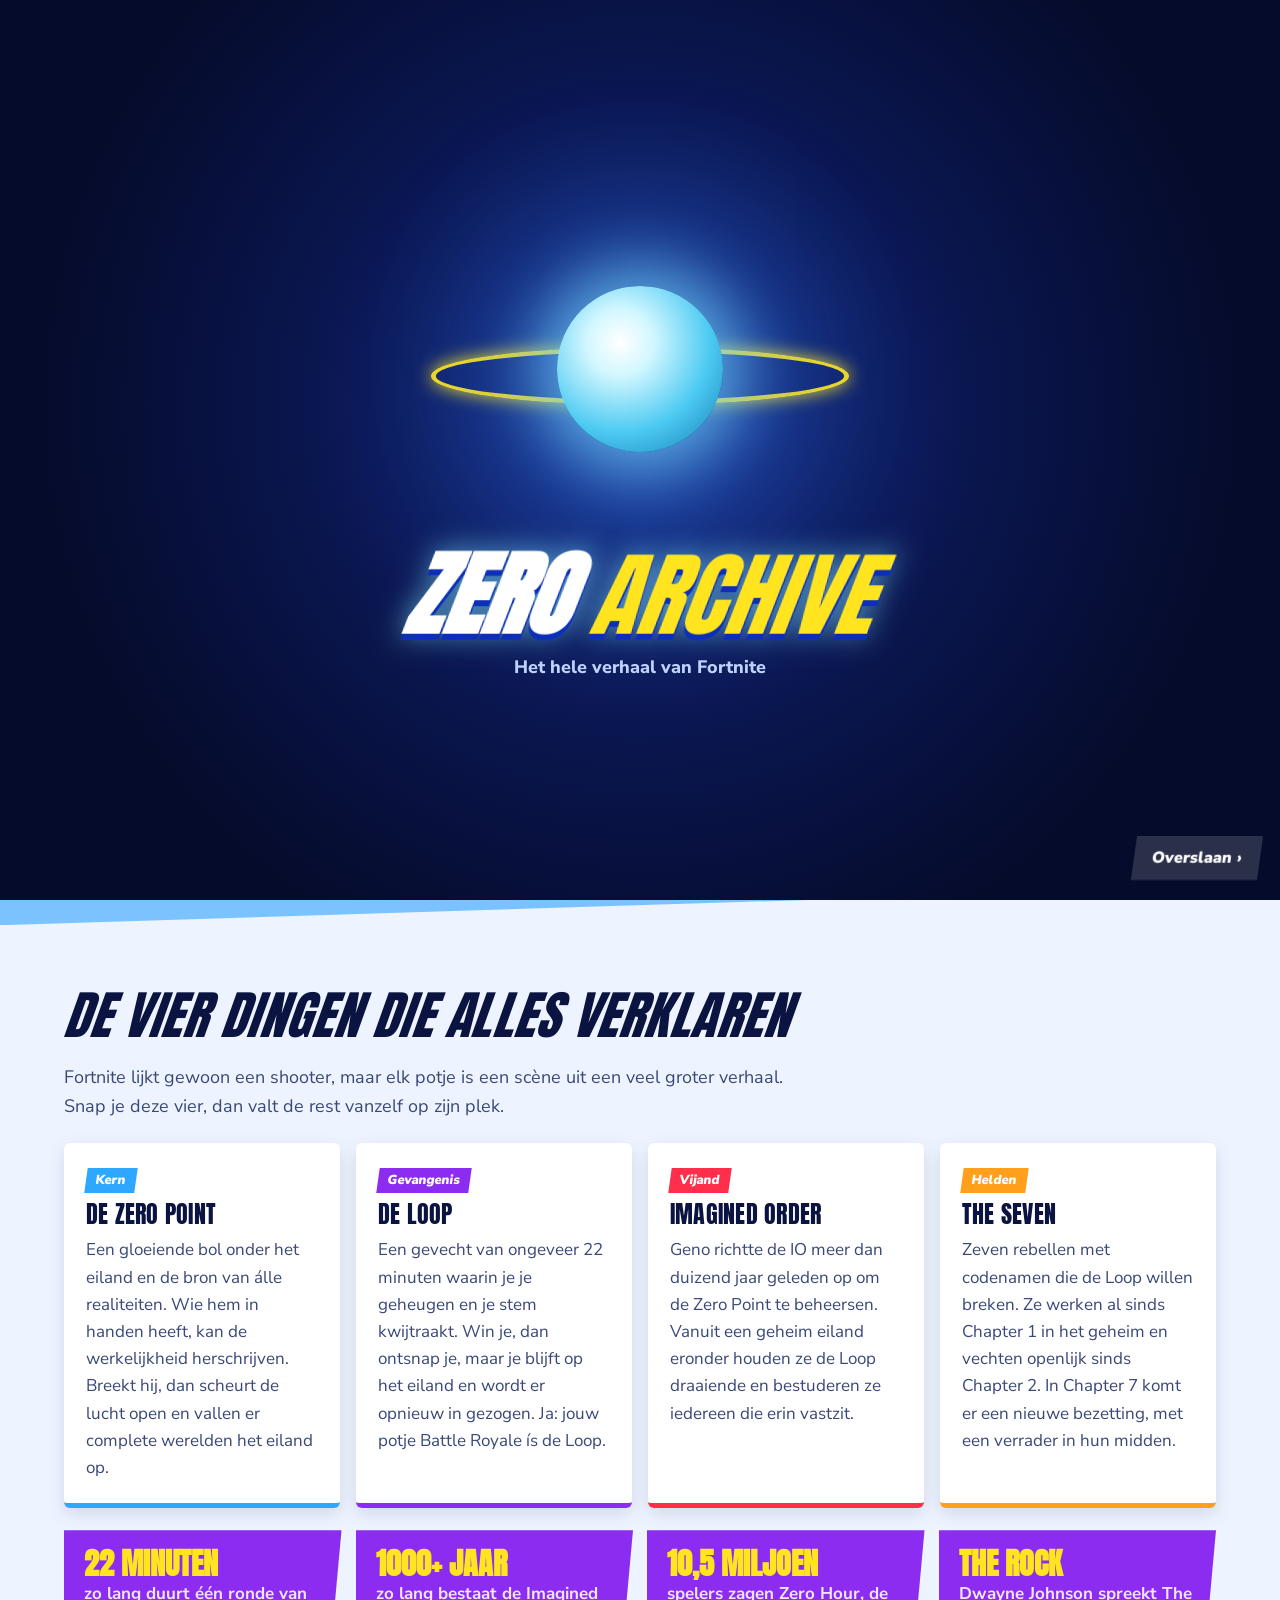
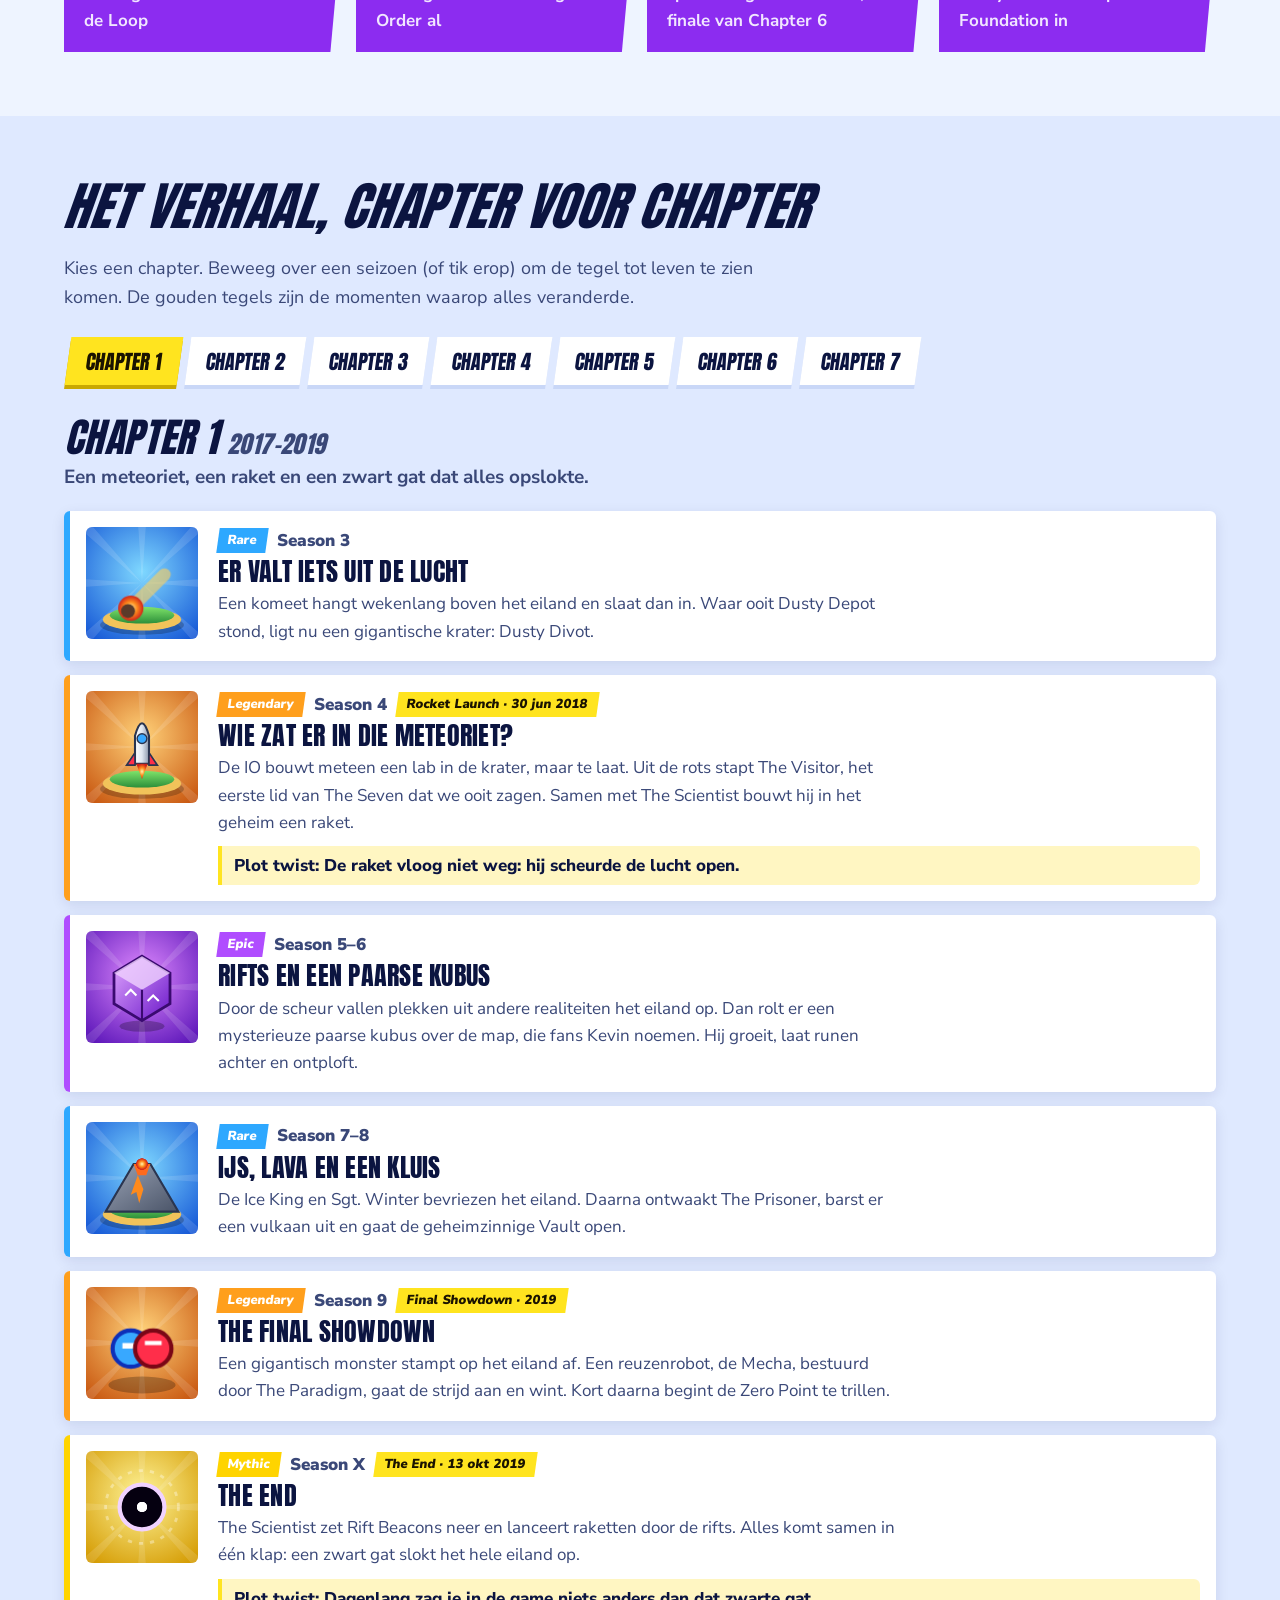
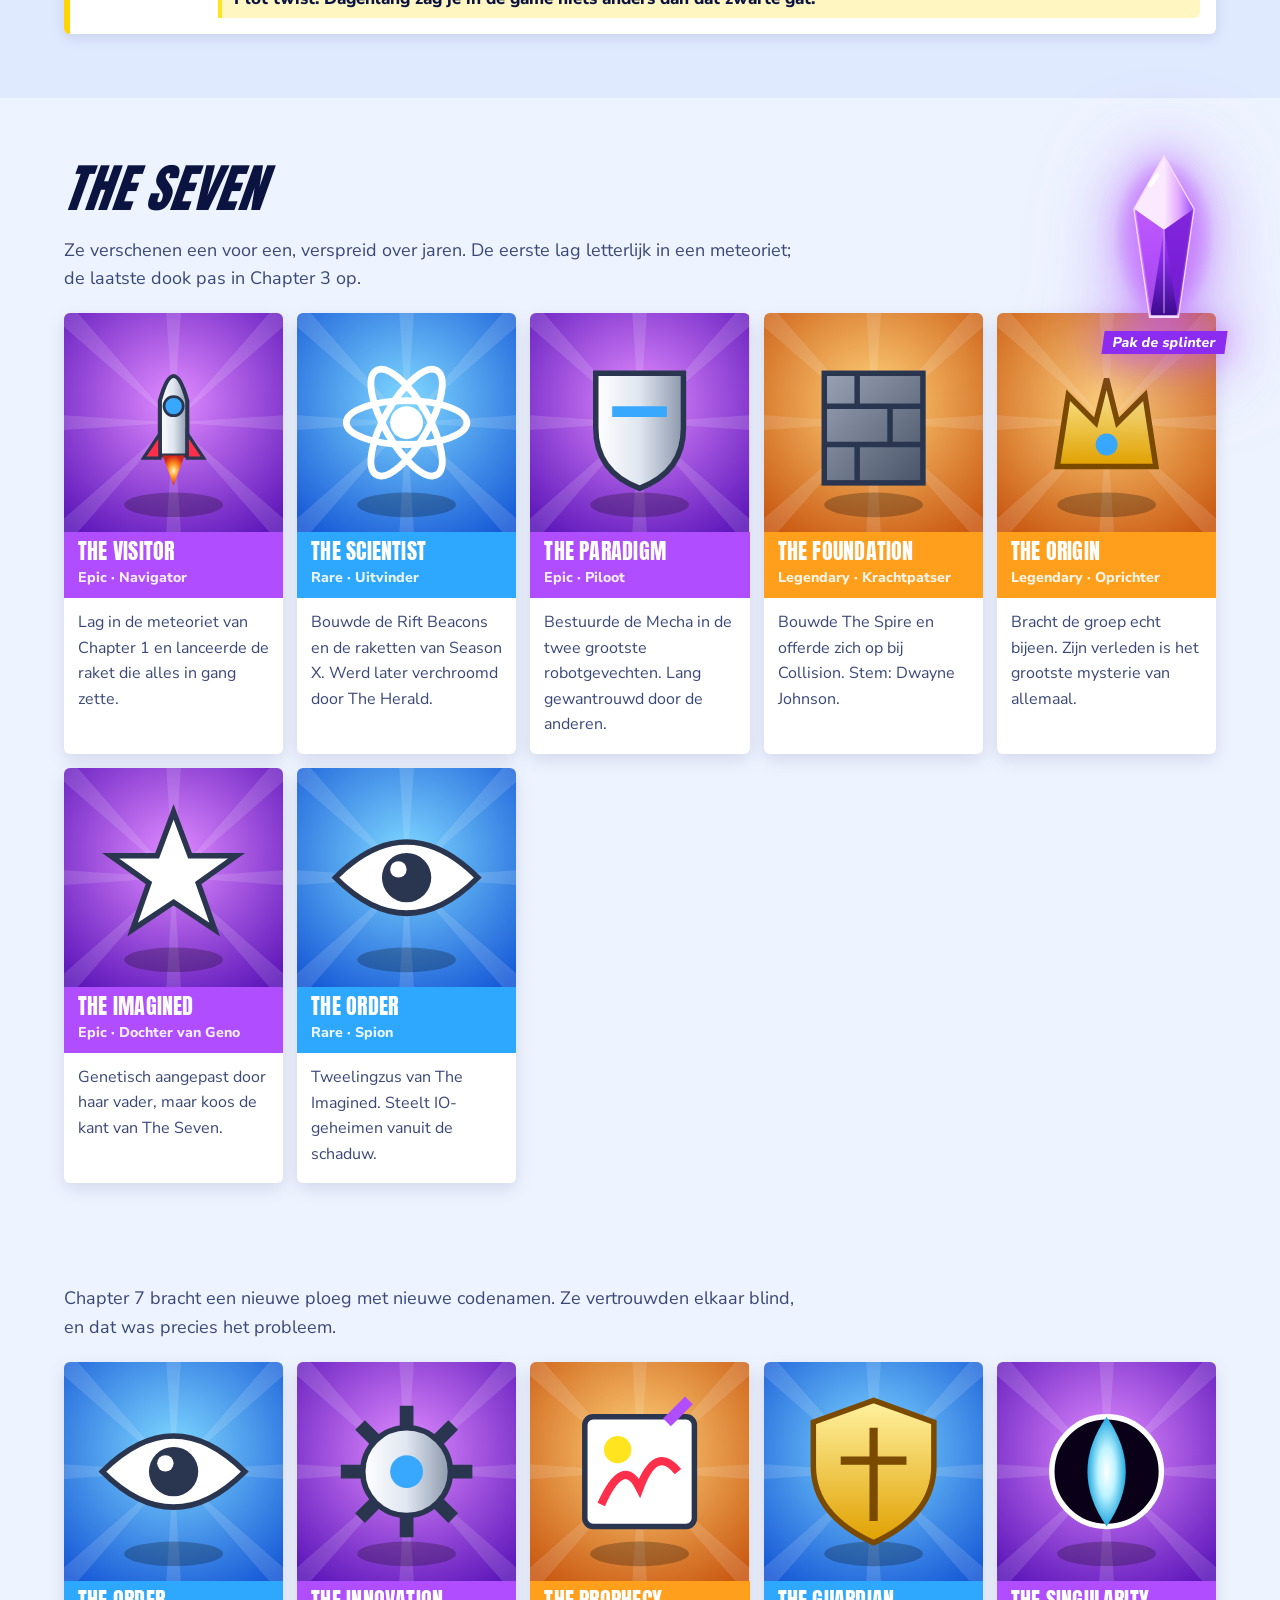
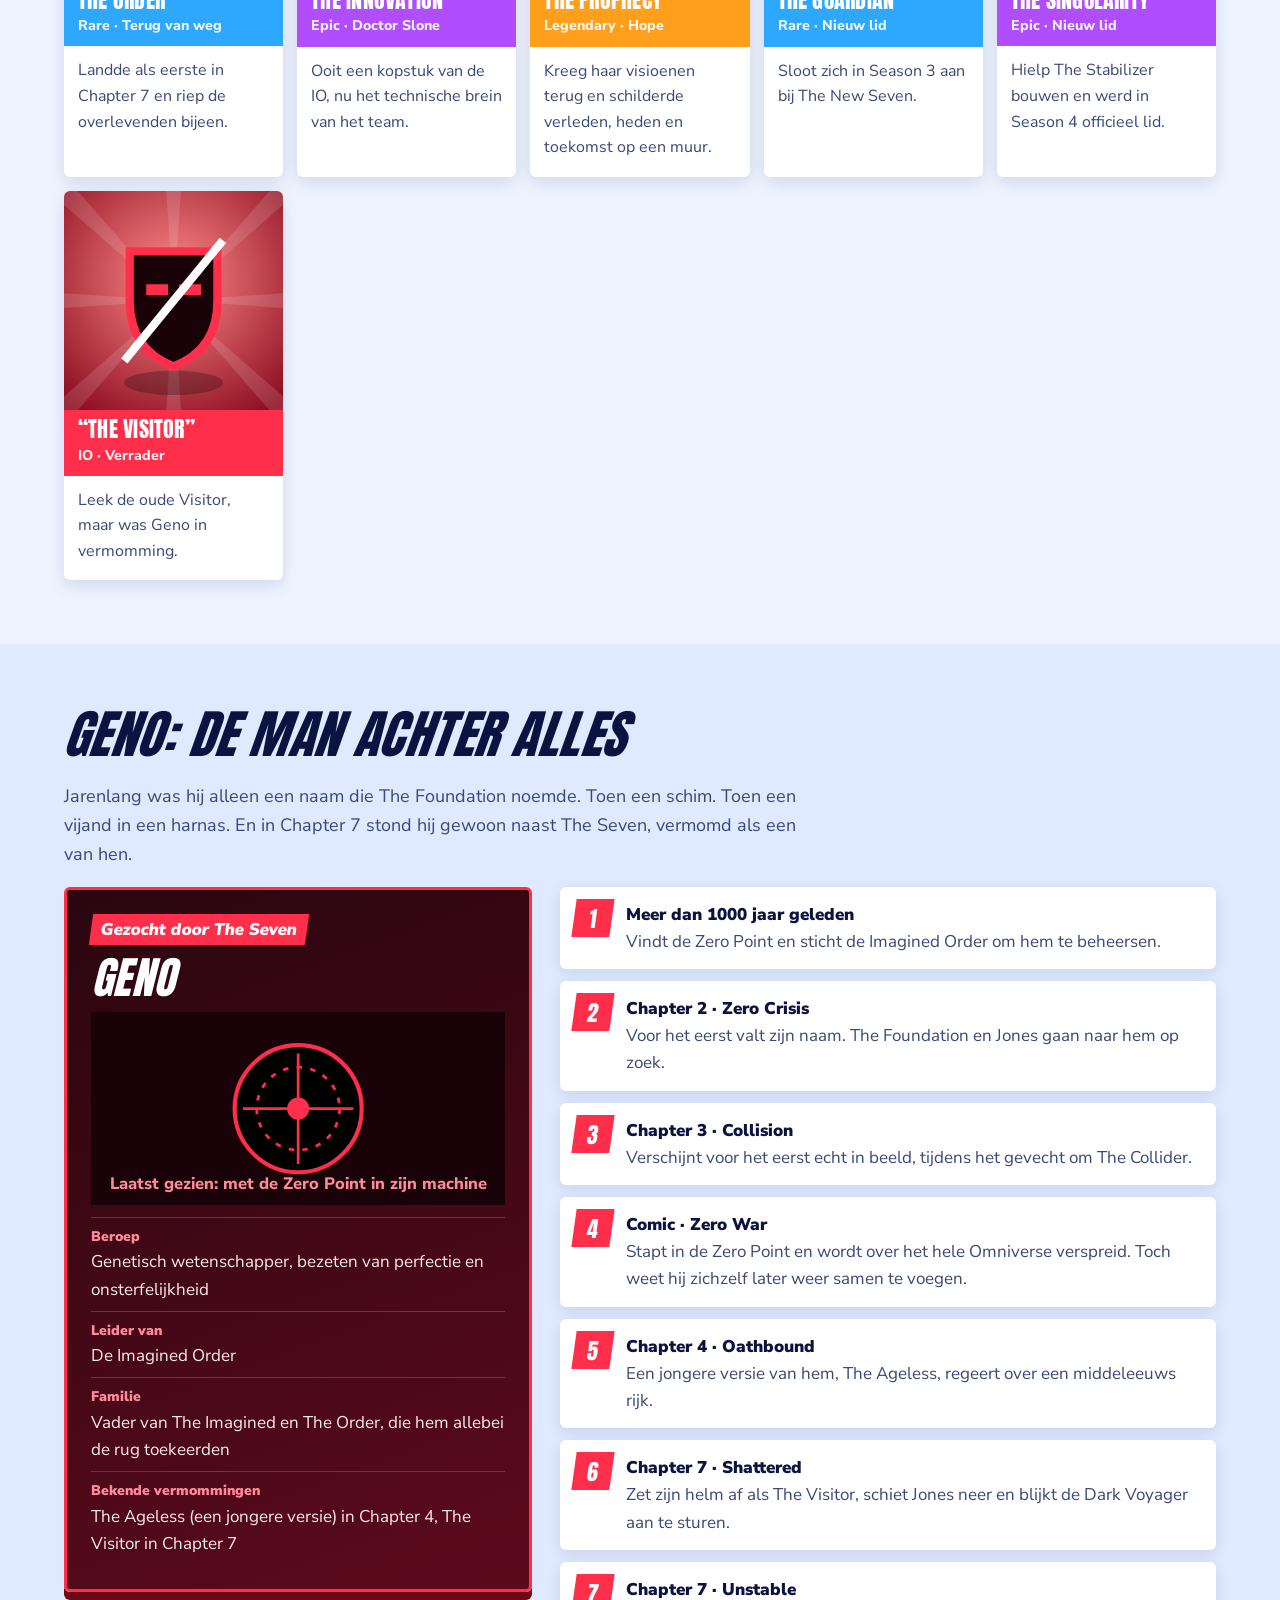
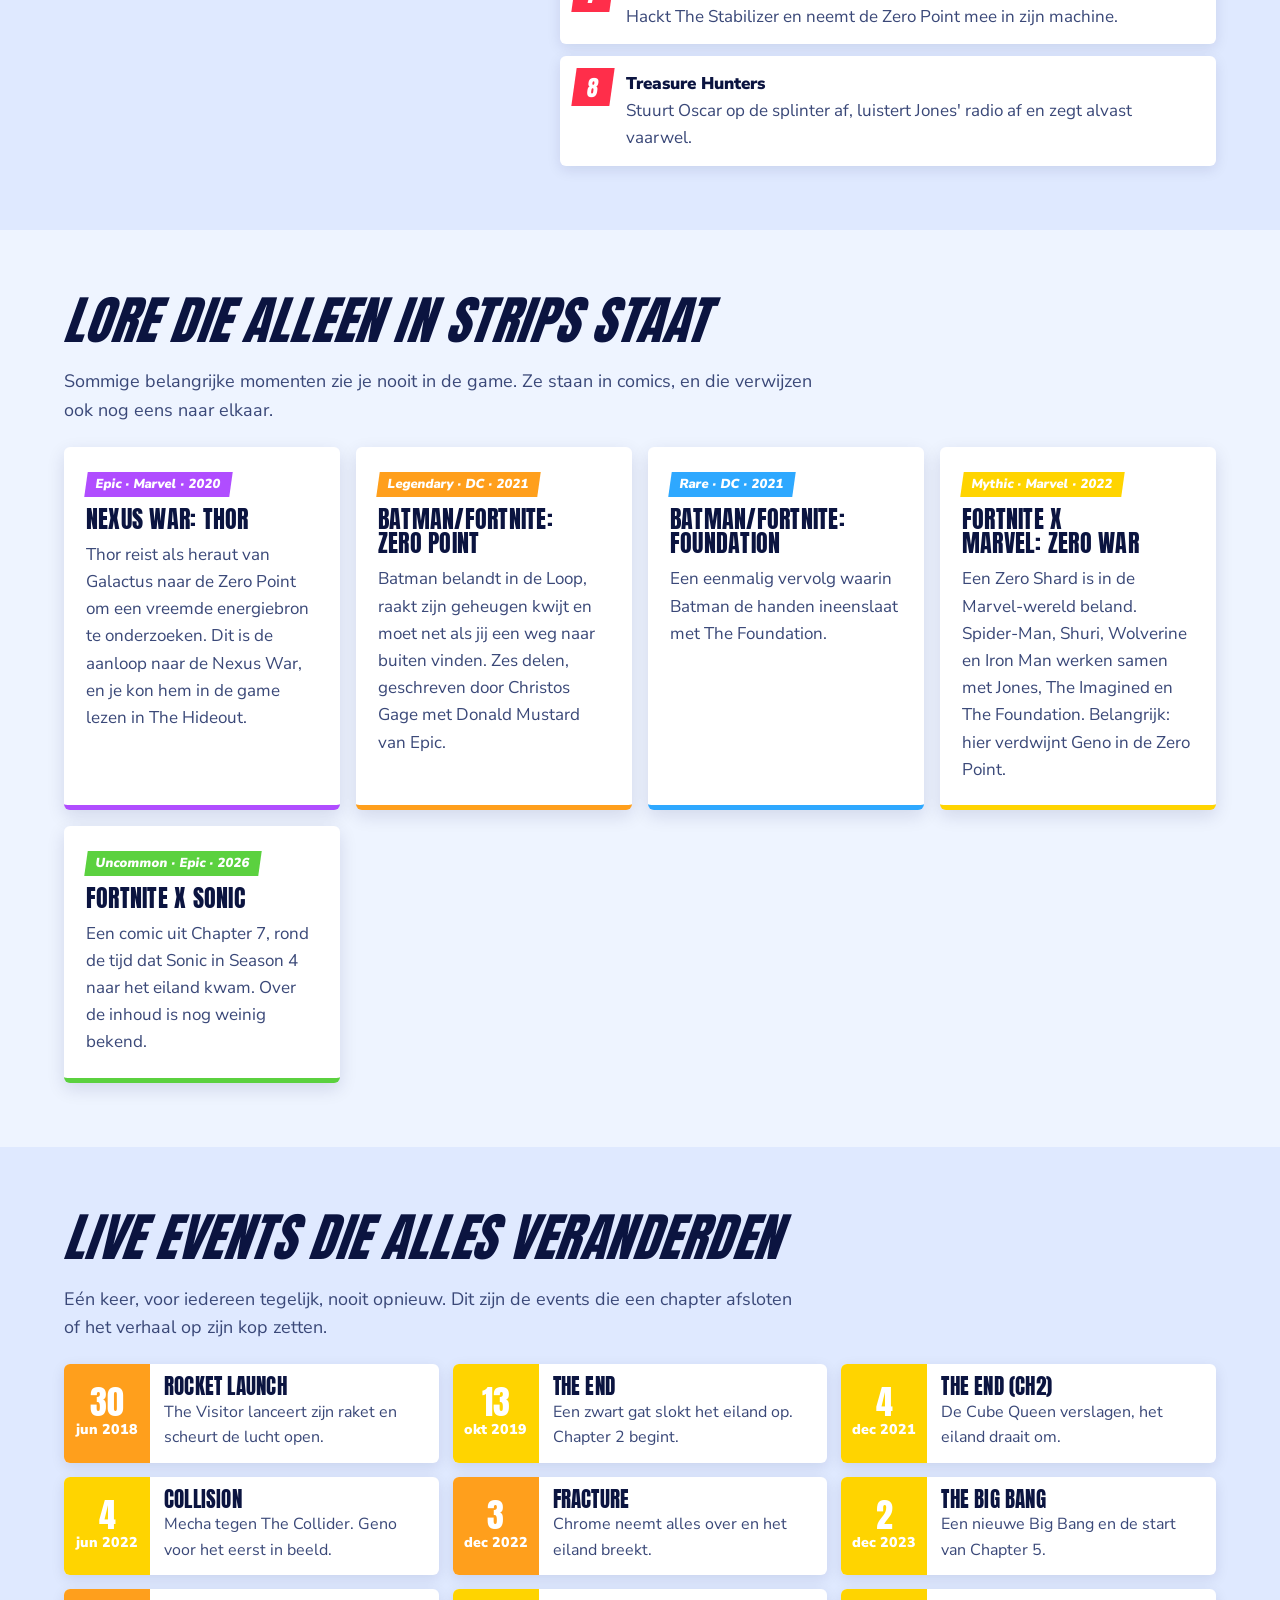
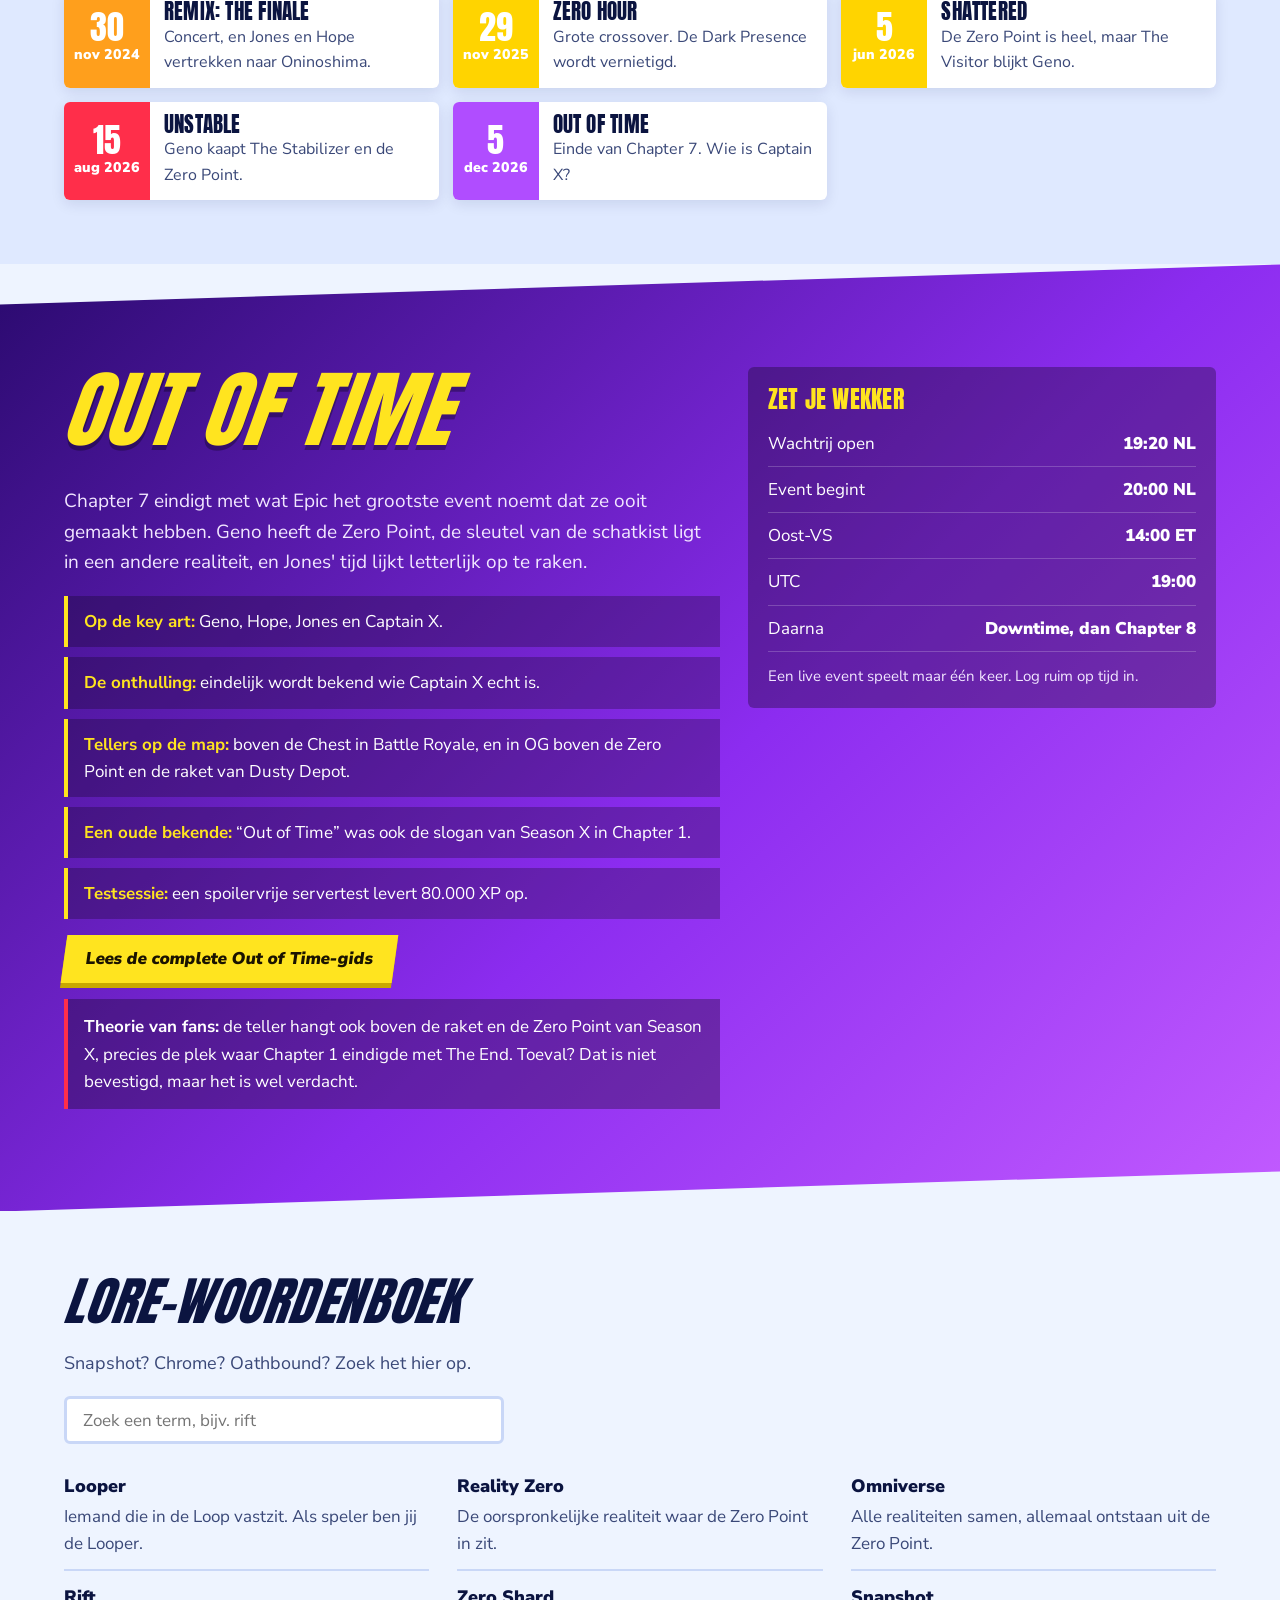
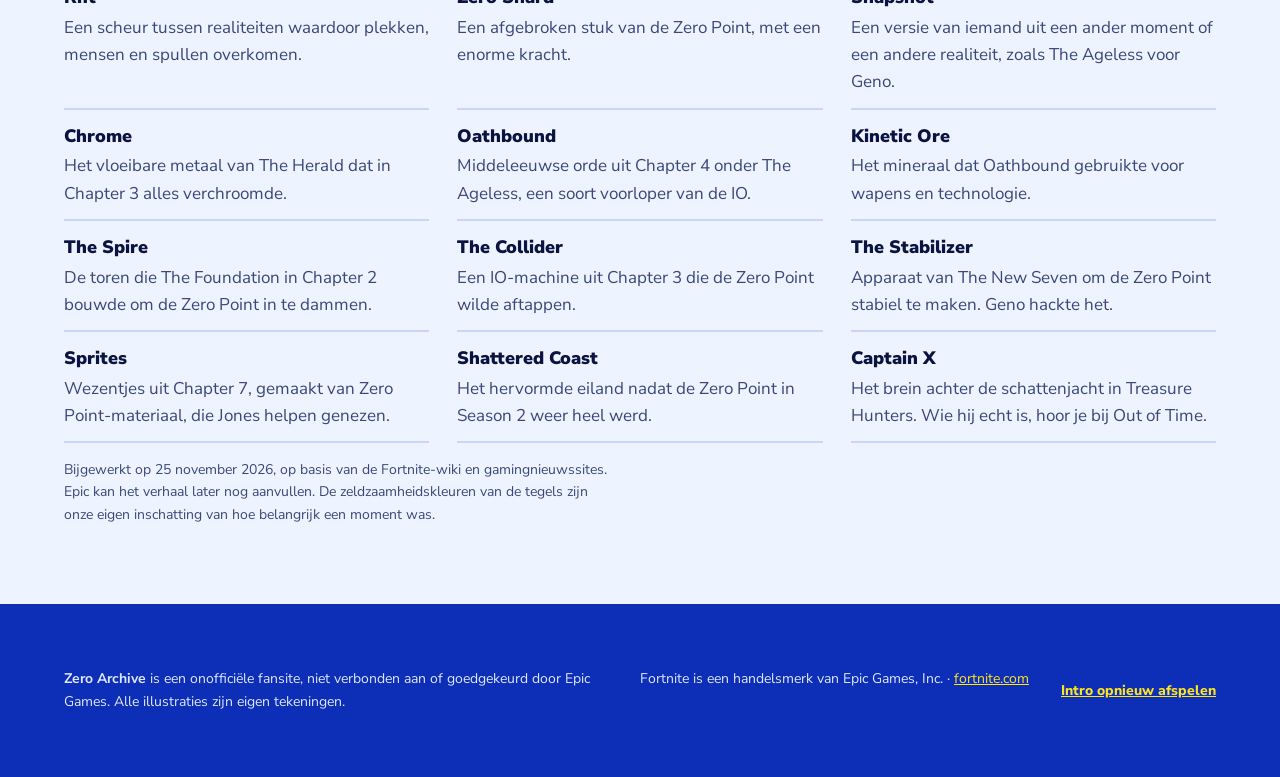
<file: index.html>
<!DOCTYPE html>
<html lang="nl">
<head>
<meta charset="utf-8">
<meta name="viewport" content="width=device-width, initial-scale=1">
<title>Zero Archive</title>
<link rel="preconnect" href="https://fonts.googleapis.com">
<link href="https://fonts.googleapis.com/css2?family=Anton&family=Nunito+Sans:opsz,wght@6..12,400;6..12,700;6..12,800;6..12,900&display=swap" rel="stylesheet">
<link rel="stylesheet" href="site.css">
<script>try{if(!sessionStorage.getItem("zaIntro")&&!matchMedia("(prefers-reduced-motion: reduce)").matches)document.documentElement.classList.add("intro-on")}catch(e){}</script>
</head>
<body>
<div id="prog" aria-hidden="true"></div>

<svg width="0" height="0" style="position:absolute" aria-hidden="true">
 <defs>
  <radialGradient id="bg-rare" cx=".5" cy=".4" r=".75"><stop offset="0" stop-color="#7fd8ff"/><stop offset="1" stop-color="#1557d6"/></radialGradient>
  <radialGradient id="bg-epic" cx=".5" cy=".4" r=".75"><stop offset="0" stop-color="#e08bff"/><stop offset="1" stop-color="#5a14b8"/></radialGradient>
  <radialGradient id="bg-leg" cx=".5" cy=".4" r=".75"><stop offset="0" stop-color="#ffd27a"/><stop offset="1" stop-color="#c8560f"/></radialGradient>
  <radialGradient id="bg-unc" cx=".5" cy=".4" r=".75"><stop offset="0" stop-color="#a8f57f"/><stop offset="1" stop-color="#22801f"/></radialGradient>
  <radialGradient id="bg-io" cx=".5" cy=".4" r=".75"><stop offset="0" stop-color="#ff8a8a"/><stop offset="1" stop-color="#8a0b1e"/></radialGradient>
  <radialGradient id="bg-myth" cx=".5" cy=".4" r=".75"><stop offset="0" stop-color="#fff59a"/><stop offset="1" stop-color="#d49a00"/></radialGradient>
  <linearGradient id="metal" x1="0" x2="1"><stop offset="0" stop-color="#ffffff"/><stop offset=".5" stop-color="#dfe6f0"/><stop offset="1" stop-color="#8b97ab"/></linearGradient>
  <linearGradient id="gold" x1="0" y1="0" x2="0" y2="1"><stop offset="0" stop-color="#fff2a0"/><stop offset="1" stop-color="#e0a000"/></linearGradient>
  <linearGradient id="wood" x1="0" y1="0" x2="0" y2="1"><stop offset="0" stop-color="#c98a45"/><stop offset="1" stop-color="#7a4a1e"/></linearGradient>
  <linearGradient id="rock" x1="0" y1="0" x2="1" y2="1"><stop offset="0" stop-color="#9aa3b5"/><stop offset="1" stop-color="#4a5468"/></linearGradient>
  <linearGradient id="grass" x1="0" y1="0" x2="0" y2="1"><stop offset="0" stop-color="#7fe36a"/><stop offset="1" stop-color="#2c8f3a"/></linearGradient>
  <linearGradient id="cubeg" x1="0" y1="0" x2="1" y2="1"><stop offset="0" stop-color="#e2a8ff"/><stop offset="1" stop-color="#6a17c9"/></linearGradient>
  <radialGradient id="fireg"><stop offset="0" stop-color="#fff6b0"/><stop offset=".5" stop-color="#ff8a1c"/><stop offset="1" stop-color="#d0231a"/></radialGradient>
  <radialGradient id="zpg"><stop offset="0" stop-color="#ffffff"/><stop offset=".45" stop-color="#bdf3ff"/><stop offset="1" stop-color="#20a8e0"/></radialGradient>
  <g id="rays"><g fill="#ffffff" opacity=".13">
   <path d="M40 40 L36 -20 L44 -20Z"/><path d="M40 40 L36 -20 L44 -20Z" transform="rotate(45 40 40)"/><path d="M40 40 L36 -20 L44 -20Z" transform="rotate(90 40 40)"/><path d="M40 40 L36 -20 L44 -20Z" transform="rotate(135 40 40)"/>
   <path d="M40 40 L36 -20 L44 -20Z" transform="rotate(180 40 40)"/><path d="M40 40 L36 -20 L44 -20Z" transform="rotate(225 40 40)"/><path d="M40 40 L36 -20 L44 -20Z" transform="rotate(270 40 40)"/><path d="M40 40 L36 -20 L44 -20Z" transform="rotate(315 40 40)"/></g></g>
  <g id="isle"><ellipse cx="40" cy="70" rx="30" ry="7" fill="#000" opacity=".22"/><ellipse cx="40" cy="66" rx="28" ry="8" fill="#f1c35a"/><ellipse cx="40" cy="63" rx="23" ry="6" fill="url(#grass)"/></g>
 </defs>
</svg>

<nav><div class="wrap">
  <a class="brand" href="index.html">Zero <span>Archive</span></a>
  <div class="links scroll">
    <a href="index.html#tijdlijn">Tijdlijn</a><a href="index.html#seven">The Seven</a><a href="index.html#geno">Geno</a><a href="index.html#comics">Comics</a><a href="index.html#events">Events</a><a href="quiz.html">Quiz</a><a href="personages.html">Personages</a><a href="out-of-time.html" class="hot">Out of Time</a>
  </div>
</div></nav>

<header class="band hero" id="top"><div class="wrap">
  <div>
    <span class="tagl">Onofficiële lore-gids</span>
    <h1>Het hele verhaal van <em>Fortnite</em></h1>
    <p class="lead">Elke keer dat jij uit de bus springt, zit je gevangen in een experiment dat al meer dan duizend jaar loopt. Dit is het verhaal erachter: van de meteoriet in Chapter 1 tot de schatkist in Treasure Hunters, en wat er op 5 december gebeurt.</p>
    <div class="clock" aria-live="polite"><div><b id="cd">–</b><small>dagen</small></div><div><b id="ch">–</b><small>uur</small></div><div><b id="cm">–</b><small>min</small></div></div>
    <p class="when">tot Out of Time · zaterdag 5 december 2026, 20:00 Nederlandse tijd</p>
    <div class="btns"><a class="btn y" href="#tijdlijn">Start het verhaal</a><a class="btn w" href="out-of-time.html">Out of Time</a><a class="btn w" href="personages.html">Personages</a></div>
  </div>
  <div class="fig" aria-hidden="true">
    <svg viewBox="0 0 600 560" preserveAspectRatio="xMidYMid meet">
      <defs>
        <radialGradient id="core"><stop offset="0" stop-color="#ffffff"/><stop offset=".35" stop-color="#d2f7ff"/><stop offset=".72" stop-color="#4ccaf2"/><stop offset="1" stop-color="#0f78b0"/></radialGradient>
        <radialGradient id="halo"><stop offset="0" stop-color="#ffffff" stop-opacity=".7"/><stop offset="1" stop-color="#bff1ff" stop-opacity="0"/></radialGradient>
        <linearGradient id="stormw" x1="0" x2="0" y1="0" y2="1"><stop offset="0" stop-color="#c25bff" stop-opacity=".15"/><stop offset="1" stop-color="#8c2cf0" stop-opacity=".75"/></linearGradient>
        <radialGradient id="redd"><stop offset="0" stop-color="#ffd0d3"/><stop offset=".5" stop-color="#ff2e4a"/><stop offset="1" stop-color="#7a0716"/></radialGradient>
        <polygon id="shd" points="0,-14 6,0 0,14 -6,0"/>
      </defs>
      <g class="cloud" fill="#ffffff" opacity=".85"><ellipse cx="90" cy="80" rx="60" ry="18"/><ellipse cx="70" cy="68" rx="30" ry="18"/><ellipse cx="500" cy="120" rx="70" ry="20"/><ellipse cx="530" cy="106" rx="34" ry="20"/></g>
      <path d="M0 330 Q300 250 600 330 V560 H0Z" fill="url(#stormw)"/>
      <ellipse cx="300" cy="470" rx="270" ry="66" fill="#0b3aa0" opacity=".5"/>
      <ellipse cx="300" cy="455" rx="250" ry="58" fill="#f1c35a"/>
      <ellipse cx="300" cy="442" rx="210" ry="44" fill="url(#grass)"/>
      <path d="M200 440 l40 -62 l40 62z" fill="#6f7f96"/><path d="M240 378 l40 62 h-20z" fill="#52617a"/>
      <path d="M330 444 l14 -40 l14 40z" fill="#8a5a2b"/>
      <circle cx="300" cy="260" r="210" fill="url(#halo)"/>
      <g class="pulse"><circle cx="300" cy="260" r="112" fill="url(#core)"/><ellipse cx="262" cy="214" rx="36" ry="18" fill="#fff" opacity=".6"/>
        <path d="M212 236 q40 -48 90 -28 q30 14 70 -10" stroke="#ffffff" stroke-width="3" fill="none" opacity=".7"/></g>
      <ellipse cx="300" cy="280" rx="250" ry="74" fill="none" stroke="#ffe41f" stroke-width="5" opacity=".9" stroke-dasharray="2 0"/>
      <g class="spin" fill="#ffffff"><use href="#shd" x="300" y="96"/><use href="#shd" x="455" y="170"/><use href="#shd" x="470" y="340"/><use href="#shd" x="140" y="350"/><use href="#shd" x="130" y="170"/></g>
      <g fill="#ffe41f" stroke="#c9a800" stroke-width="3">
        <circle cx="62" cy="302" r="10"/><circle cx="140" cy="338" r="10"/><circle cx="225" cy="352" r="10"/><circle cx="300" cy="354" r="10"/><circle cx="375" cy="352" r="10"/><circle cx="460" cy="338" r="10"/><circle cx="538" cy="302" r="10"/>
      </g>
      <path d="M560 40 C500 110 450 140 400 190" stroke="#ff2e4a" stroke-width="4" fill="none" stroke-dasharray="7 8"/>
      <circle cx="396" cy="196" r="17" fill="url(#redd)"/><circle cx="396" cy="196" r="28" fill="none" stroke="#ff2e4a" stroke-width="3" opacity=".6"/>
    </svg>
  </div>
</div></header>

<section class="band" id="basis"><div class="wrap">
  <h2>De vier dingen die alles verklaren</h2>
  <p class="intro">Fortnite lijkt gewoon een shooter, maar elk potje is een scène uit een veel groter verhaal. Snap je deze vier, dan valt de rest vanzelf op zijn plek.</p>
  <div class="grid">
    <article class="card" style="--r:var(--rare)"><span class="rar">Kern</span><h3>De Zero Point</h3><p>Een gloeiende bol onder het eiland en de bron van álle realiteiten. Wie hem in handen heeft, kan de werkelijkheid herschrijven. Breekt hij, dan scheurt de lucht open en vallen er complete werelden het eiland op.</p></article>
    <article class="card" style="--r:var(--storm)"><span class="rar" style="--r:var(--storm)">Gevangenis</span><h3>De Loop</h3><p>Een gevecht van ongeveer 22 minuten waarin je je geheugen en je stem kwijtraakt. Win je, dan ontsnap je, maar je blijft op het eiland en wordt er opnieuw in gezogen. Ja: jouw potje Battle Royale ís de Loop.</p></article>
    <article class="card" style="--r:var(--io)"><span class="rar" style="--r:var(--io)">Vijand</span><h3>Imagined Order</h3><p>Geno richtte de IO meer dan duizend jaar geleden op om de Zero Point te beheersen. Vanuit een geheim eiland eronder houden ze de Loop draaiende en bestuderen ze iedereen die erin vastzit.</p></article>
    <article class="card" style="--r:var(--leg)"><span class="rar" style="--r:var(--leg)">Helden</span><h3>The Seven</h3><p>Zeven rebellen met codenamen die de Loop willen breken. Ze werken al sinds Chapter 1 in het geheim en vechten openlijk sinds Chapter 2. In Chapter 7 komt er een nieuwe bezetting, met een verrader in hun midden.</p></article>
  </div>
  <div class="facts">
    <div class="fact"><b>22 minuten</b><span>zo lang duurt één ronde van de Loop</span></div>
    <div class="fact"><b>1000+ jaar</b><span>zo lang bestaat de Imagined Order al</span></div>
    <div class="fact"><b>10,5 miljoen</b><span>spelers zagen Zero Hour, de finale van Chapter 6</span></div>
    <div class="fact"><b>The Rock</b><span>Dwayne Johnson spreekt The Foundation in</span></div>
  </div>
</div></section>

<section class="band alt" id="tijdlijn"><div class="wrap">
  <h2>Het verhaal, chapter voor chapter</h2>
  <p class="intro">Kies een chapter. Beweeg over een seizoen (of tik erop) om de tegel tot leven te zien komen. De gouden tegels zijn de momenten waarop alles veranderde.</p>
  <div class="tabs scroll" role="tablist" id="tabs" aria-label="Chapters"></div>
  <div id="panel" role="tabpanel"></div>
</div></section>

<section class="band" id="seven"><div class="wrap">
  <h2>The Seven</h2>
  <p class="intro">Ze verschenen een voor een, verspreid over jaren. De eerste lag letterlijk in een meteoriet; de laatste dook pas in Chapter 3 op.</p>
  <div class="roster" id="orig"></div>
  <div class="sub">
    <h2 style="font-size:clamp(30px,4vw,40px)">The New Seven</h2>
    <p class="intro">Chapter 7 bracht een nieuwe ploeg met nieuwe codenamen. Ze vertrouwden elkaar blind, en dat was precies het probleem.</p>
    <div class="roster" id="new"></div>
  </div>
</div></section>

<section class="band alt" id="geno"><div class="wrap">
  <h2>Geno: de man achter alles</h2>
  <p class="intro">Jarenlang was hij alleen een naam die The Foundation noemde. Toen een schim. Toen een vijand in een harnas. En in Chapter 7 stond hij gewoon naast The Seven, vermomd als een van hen.</p>
  <div class="wanted">
    <div class="poster">
      <span class="lab">Gezocht door The Seven</span>
      <h3>Geno</h3>
      <svg viewBox="0 0 300 140" aria-hidden="true"><rect width="300" height="140" fill="#1a0308"/><circle cx="150" cy="70" r="46" fill="#000" stroke="#ff2e4a" stroke-width="3"/><circle cx="150" cy="70" r="30" fill="none" stroke="#ff2e4a" stroke-width="2" stroke-dasharray="4 6"/><path d="M150 30 v80 M110 70 h80" stroke="#ff2e4a" stroke-width="2"/><circle cx="150" cy="70" r="8" fill="#ff2e4a"/><text x="14" y="128" fill="#ff8a9a" font-size="12" font-family="Nunito Sans,sans-serif" font-weight="800">Laatst gezien: met de Zero Point in zijn machine</text></svg>
      <dl>
        <div><dt>Beroep</dt><dd>Genetisch wetenschapper, bezeten van perfectie en onsterfelijkheid</dd></div>
        <div><dt>Leider van</dt><dd>De Imagined Order</dd></div>
        <div><dt>Familie</dt><dd>Vader van The Imagined en The Order, die hem allebei de rug toekeerden</dd></div>
        <div><dt>Bekende vermommingen</dt><dd>The Ageless (een jongere versie) in Chapter 4, The Visitor in Chapter 7</dd></div>
      </dl>
    </div>
    <ol class="steps" id="genoSteps"></ol>
  </div>
</div></section>

<section class="band" id="comics"><div class="wrap">
  <h2>Lore die alleen in strips staat</h2>
  <p class="intro">Sommige belangrijke momenten zie je nooit in de game. Ze staan in comics, en die verwijzen ook nog eens naar elkaar.</p>
  <div class="grid" id="comicList"></div>
</div></section>

<section class="band alt" id="events"><div class="wrap">
  <h2>Live events die alles veranderden</h2>
  <p class="intro">Eén keer, voor iedereen tegelijk, nooit opnieuw. Dit zijn de events die een chapter afsloten of het verhaal op zijn kop zetten.</p>
  <div class="evs" id="evList"></div>
</div></section>

<section class="band oot" id="outoftime"><div class="wrap">
  <div>
    <h2>Out of Time</h2>
    <p>Chapter 7 eindigt met wat Epic het grootste event noemt dat ze ooit gemaakt hebben. Geno heeft de Zero Point, de sleutel van de schatkist ligt in een andere realiteit, en Jones' tijd lijkt letterlijk op te raken.</p>
    <ul class="olist">
      <li><b>Op de key art:</b> Geno, Hope, Jones en Captain X.</li>
      <li><b>De onthulling:</b> eindelijk wordt bekend wie Captain X echt is.</li>
      <li><b>Tellers op de map:</b> boven de Chest in Battle Royale, en in OG boven de Zero Point en de raket van Dusty Depot.</li>
      <li><b>Een oude bekende:</b> “Out of Time” was ook de slogan van Season X in Chapter 1.</li>
      <li><b>Testsessie:</b> een spoilervrije servertest levert 80.000 XP op.</li>
    </ul>
    <p style="margin:16px 0 0"><a class="btn y" href="out-of-time.html">Lees de complete Out of Time-gids</a></p>
    <div class="theory"><strong>Theorie van fans:</strong> de teller hangt ook boven de raket en de Zero Point van Season X, precies de plek waar Chapter 1 eindigde met The End. Toeval? Dat is niet bevestigd, maar het is wel verdacht.</div>
  </div>
  <div class="times">
    <h3>Zet je wekker</h3>
    <div><span>Wachtrij open</span><span>19:20 NL</span></div>
    <div><span>Event begint</span><span>20:00 NL</span></div>
    <div><span>Oost-VS</span><span>14:00 ET</span></div>
    <div><span>UTC</span><span>19:00</span></div>
    <div><span>Daarna</span><span>Downtime, dan Chapter 8</span></div>
    <p style="font-size:15px;margin:12px 0 0">Een live event speelt maar één keer. Log ruim op tijd in.</p>
  </div>
</div></section>

<section class="band" id="woorden"><div class="wrap">
  <h2>Lore-woordenboek</h2>
  <p class="intro">Snapshot? Chrome? Oathbound? Zoek het hier op.</p>
  <input class="search" id="q" type="search" placeholder="Zoek een term, bijv. rift" aria-label="Zoek in woordenboek">
  <dl class="gl" id="gloss"></dl>
  <p class="empty" id="none">Geen term gevonden. Probeer een ander woord.</p>
  <p class="note">Bijgewerkt op 25 november 2026, op basis van de Fortnite-wiki en gamingnieuwssites. Epic kan het verhaal later nog aanvullen. De zeldzaamheidskleuren van de tegels zijn onze eigen inschatting van hoe belangrijk een moment was.</p>
</div></section>

<footer class="band"><div class="wrap">
  <p><strong>Zero Archive</strong> is een onofficiële fansite, niet verbonden aan of goedgekeurd door Epic Games. Alle illustraties zijn eigen tekeningen.</p>
  <p>Fortnite is een handelsmerk van Epic Games, Inc. · <a href="https://www.fortnite.com">fortnite.com</a></p>
</div></footer>

<script>
{
const R={rare:'var(--rare)',epic:'var(--epic)',leg:'var(--leg)',unc:'var(--unc)',io:'var(--io)',myth:'var(--myth)'};
const RN={rare:'Rare',epic:'Epic',leg:'Legendary',unc:'Uncommon',io:'IO',myth:'Mythic'};
/* [season, title, text, art, rarity, event, twist] */
const ch=[
 {n:"Chapter 1",y:"2017–2019",l:"Een meteoriet, een raket en een zwart gat dat alles opslokte.",items:[
  ["Season 3","Er valt iets uit de lucht","Een komeet hangt wekenlang boven het eiland en slaat dan in. Waar ooit Dusty Depot stond, ligt nu een gigantische krater: Dusty Divot.","meteor","rare","",""],
  ["Season 4","Wie zat er in die meteoriet?","De IO bouwt meteen een lab in de krater, maar te laat. Uit de rots stapt The Visitor, het eerste lid van The Seven dat we ooit zagen. Samen met The Scientist bouwt hij in het geheim een raket.","rocket","leg","Rocket Launch · 30 jun 2018","De raket vloog niet weg: hij scheurde de lucht open."],
  ["Season 5–6","Rifts en een paarse kubus","Door de scheur vallen plekken uit andere realiteiten het eiland op. Dan rolt er een mysterieuze paarse kubus over de map, die fans Kevin noemen. Hij groeit, laat runen achter en ontploft.","cube","epic","",""],
  ["Season 7–8","IJs, lava en een kluis","De Ice King en Sgt. Winter bevriezen het eiland. Daarna ontwaakt The Prisoner, barst er een vulkaan uit en gaat de geheimzinnige Vault open.","volcano","rare","",""],
  ["Season 9","The Final Showdown","Een gigantisch monster stampt op het eiland af. Een reuzenrobot, de Mecha, bestuurd door The Paradigm, gaat de strijd aan en wint. Kort daarna begint de Zero Point te trillen.","clash","leg","Final Showdown · 2019",""],
  ["Season X","The End","The Scientist zet Rift Beacons neer en lanceert raketten door de rifts. Alles komt samen in één klap: een zwart gat slokt het hele eiland op.","blackhole","myth","The End · 13 okt 2019","Dagenlang zag je in de game niets anders dan dat zwarte gat."]]},
 {n:"Chapter 2",y:"2019–2021",l:"Spionnen, superhelden en de eerste keer dat de naam Geno valt.",items:[
  ["Season 1–2","De spionnenoorlog","Na de blackout ligt er een gloednieuw eiland. Twee agentschappen, GHOST en SHADOW, voeren een geheime oorlog. Midas bouwt intussen The Device om de storm te stoppen.","spy","rare","",""],
  ["Season 3","Alles onder water","The Device ontploft verkeerd: een muur van water overspoelt het eiland. In de Hideout ligt een comic waarin Galactus zijn oog op de Zero Point laat vallen.","flood","rare","",""],
  ["Season 4","Nexus War","Galactus komt eraan. Helden uit Marvel-realiteit 616 schieten het eiland te hulp. Galactus slokt zelfs de Battle Buses op voordat hij wordt teruggestuurd.","planet","epic","Galactus · 2020",""],
  ["Season 5","Agent Jones neemt het over","Jones moet de Zero Point stabiel houden. Hij haalt jagers uit allerlei realiteiten naar het eiland om hem te helpen.","rift","rare","",""],
  ["Season 6","Zero Crisis","The Foundation onthult zichzelf. Eerst vecht hij met Jones, dan sluiten ze een pact. Hij bouwt The Spire om de Zero Point in te dammen.","tower","epic","","Hier valt voor het eerst de naam Geno."],
  ["Season 7","De invasie","Aliens van The Last Reality vallen aan. In Operation Sky Fire wordt hun moederschip uitgeschakeld, en daarbinnen gloeit een gouden kubus.","ufo","leg","Operation Sky Fire · 2021",""],
  ["Season 8","De Cube Queen","De heerseres van de kubussen valt het eiland aan. The Foundation helpt haar te verslaan en het eiland draait letterlijk om.","cube","myth","The End · 4 dec 2021",""]]},
 {n:"Chapter 3",y:"2021–2022",l:"De oorlog tegen de IO barst eindelijk los.",items:[
  ["Season 1","Flipped","Het eiland ligt op zijn kop. De Looper (dat ben jij) sluit zich aan bij The Foundation tegen de IO.","flip","rare","",""],
  ["Season 2","Het verzet","De IO bezet een groot deel van het eiland en bouwt The Collider. The Seven vormen een verzet en halen de Mecha terug. De laatste leden duiken op: The Origin, The Imagined en The Order.","clash","epic","",""],
  ["Finale","Collision","The Paradigm stuurt de Mecha tegen de troepen van de IO. The Foundation offert zich op om The Collider te stoppen.","collider","myth","Collision · 4 jun 2022","Voor het eerst zie je Geno zelf."],
  ["Season 3","De Reality Tree","Er groeit een reusachtige Reality Tree op het eiland, en de Zero Point komt weer bloot te liggen.","tree","unc","",""],
  ["Season 4","Chrome","The Herald verspreidt een vloeibaar metaal over het eiland. Alles wordt verchroomd, zelfs The Scientist. The Herald wordt vernietigd, maar het eiland valt in stukken.","chrome","leg","Fracture · 3 dec 2022",""]]},
 {n:"Chapter 4",y:"2022–2023",l:"Ridders, robots en een reis terug in de tijd.",items:[
  ["Season 1","Oathbound","De Zero Point trekt een middeleeuws kasteel naar het eiland: The Citadel. De heerser, The Ageless, gebruikt Kinetic Ore voor zijn wapens.","castle","epic","","The Ageless is een jongere versie van Geno."],
  ["Season 2","MEGA City","Een neon-stad vol hoogbouw wordt naar binnen gerift. Het Peace Syndicate zoekt naar een saboteur.","city","rare","",""],
  ["Season 3","De jungle","Het midden van het eiland stort in en onthult een oeroude jungle. Doctor Slone onderzoekt een apparaat genaamd The Apparatus.","tree","unc","",""],
  ["Season 4","De vampier","Kado Thorne, een eeuwenoude vampier, komt aan met zijn Eclipse. Slone huurt een crew in om zijn tijdmachine te stelen.","bats","epic","",""],
  ["Season OG","Terug naar het begin","Jones reist naar een andere versie van Chapter 1 om de bewoners van Reality Zero te redden en een nieuwe Big Bang te ontsteken.","clock","myth","The Big Bang · 2 dec 2023",""]]},
 {n:"Chapter 5",y:"2023–2024",l:"Goden, Doom en een doos die nooit open had mogen gaan.",items:[
  ["Season 1","The Underground","Montague sticht de elitaire Society. Hope weigert mee te doen en begint The Underground, waar Jones zich bij aansluit. Aan het eind gaat Pandora's Box open.","box","epic","Pandora's Box · mrt 2024",""],
  ["Season 2","De goden komen","Het Pantheon landt op het eiland en Zeus besluit dat de stervelingen moeten verdwijnen. De Looper wordt Hero of Mortals en verslaat uiteindelijk Zeus zelf.","bolt","leg","",""],
  ["Season 3","Wasteland","Megalo Don en zijn Wasteland Warriors stelen de Nitro en scheuren rond in monsterwagens. Hope verzamelt in stilte Pandora-edelstenen.","car","rare","",""],
  ["Season 4","Absolute Doom","The Wanderer slokt de kracht van Pandora's Box op en verzamelt schurken om zich heen. Helden schieten te hulp en sturen hem terug naar zijn eigen realiteit.","aura","epic","","The Wanderer was al die tijd Doctor Doom."],
  ["Remix","Remix","Een Rift Butterfly sleept het eiland langs geremixte realiteiten. Het eindigt met een groot concert, en Jones en Hope vertrekken naar Reality 783.","butterfly","myth","Remix: The Finale · 30 nov 2024",""]]},
 {n:"Chapter 6",y:"2024–2025",l:"Demonen, goud, Star Wars en een uitstapje naar Springfield.",items:[
  ["Season 1","Oninoshima","Een stuk Zero Point stort neer in Reality 783 en wekt demonen en Shogun X. Daigo sluit Jade op in het Spirit Realm, maar een Dark Presence grijpt de Shard.","shard","epic","",""],
  ["Season 2","Lawless","Goud overspoelt het eiland en criminelen vechten erom. Daigo sluit een deal en verandert zelf in een demon.","coins","rare","",""],
  ["Galactic Battle","De Death Star","Het Galactic Empire komt met de Death Star. Hope en Jones saboteren hem, en hij wordt vernietigd.","laser","leg","",""],
  ["Season 3","Superhelden","Een bezeten Daigo verandert Masked Meadows in Demon's Domain. Superman sluit samen met de Supernovas het portaal.","close","epic","",""],
  ["Season 4","Infestation","Een rottende tentakel brengt een zwerm insecten. Via een rift belanden Hope en Jones in Springfield.","bugs","rare","",""],
  ["Mini Season","Springfield","Terug op Oninoshima vernietigt Jones de Dark Presence met zijn rode kubus. Daarna vertrekken Hope en Jones naar een nieuwe realiteit.","bang","myth","Zero Hour · 29 nov 2025","De Shard smolt samen met Homers afstandsbediening."]]},
 {n:"Chapter 7",y:"2025–2026",l:"The Seven keren terug, maar een van hen is een verrader.",items:[
  ["Season 1","The Visitor is terug","The Order landt na een noodsignaal van Jones. De Dark Voyager verzamelt Zero Shards. Dan opent een rode rift en landt The Visitor met een raket, net als in de oude tijd.","land","epic","",""],
  ["Season 2","Ice King tegen Foundation","Meer Shards en het ijsfort van de Ice King worden naar binnen getrokken. Team Ice King wint, maar de Dark Voyager verraadt hem en maakt de Zero Point compleet.","ice","myth","Shattered · 5 jun 2026","The Visitor schiet Jones neer en zet zijn helm af: het is Geno."],
  ["Season 3","The New Seven","Jones ligt zwaargewond in een helende tank. Slone, Hope en anderen vormen The New Seven en bouwen The Stabilizer, met de nep-Visitor gewoon in hun team. Tot hij betrapt wordt terwijl hij met Jones' tank knoeit.","heal","leg","Unstable · 15 aug 2026",""],
  ["Season 4","Override","Geno hackt The Stabilizer via een achterdeur en zet de Zero Point in zijn eigen machine. Jones ontwaakt. Een splinter van de Zero Point roept hem, maar een superhack trekt in plaats daarvan een schatkist binnen.","hack","io","",""],
  ["Treasure Hunters","De laatste schat","Hope en Jones landen met de kist op Crossbones Isle, waar Captain X de jacht leidt. Rivaliserende piraten willen de splinter, onder wie Oscar, gestuurd door Geno. De sleutel ligt in een andere realiteit.","chest","myth","Out of Time · 5 dec 2026","Geno onderschept Jones' radio en neemt alvast afscheid."]]}];

/* --- tile art: item-shop style, rarity background + rays --- */
const BG=r=>`<rect width="80" height="80" fill="url(#bg-${r})"/><use href="#rays" class="rays"/>`;
const SH=(x,y,w)=>`<ellipse cx="${x}" cy="${y}" rx="${w}" ry="${w/4}" fill="#000" opacity=".25"/>`;
const RKT=`<path d="M35 52 V32 Q40 14 45 32 V52Z" fill="url(#metal)" stroke="#2a3550" stroke-width="1.5"/><circle cx="40" cy="34" r="3.5" fill="#38a8ff" stroke="#2a3550"/><path d="M35 44 l-6 9 h6z M45 44 l6 9 h-6z" fill="#ff2e4a" stroke="#2a3550" stroke-width="1.2"/><path class="a-fire" d="M36 52 h8 l-4 11z" fill="url(#fireg)" style="transform-origin:50% 0"/>`;
const ART={
 meteor:r=>BG(r)+`<use href="#isle"/><circle class="a-flash c" cx="32" cy="62" r="13" fill="#fff3a0" opacity="0"/><g class="a-met"><path d="M62 14 L82 -6" stroke="#ffcf5a" stroke-width="9" stroke-linecap="round" opacity=".6"/><circle cx="58" cy="18" r="9" fill="url(#fireg)"/><circle cx="56" cy="20" r="5" fill="#5a3a2a"/></g>`,
 rocket:r=>BG(r)+`<use href="#isle"/><g class="a-up">${RKT}</g>`,
 land:r=>BG(r)+`<use href="#isle"/><ellipse cx="40" cy="14" rx="22" ry="6" fill="none" stroke="#ff2e4a" stroke-width="3"/><g class="a-down">${RKT}</g>`,
 cube:r=>BG(r)+SH(40,68,16)+`<g class="a-spin c"><polygon points="40,18 60,30 60,52 40,64 20,52 20,30" fill="url(#cubeg)" stroke="#3a0a70" stroke-width="2"/><polygon points="40,18 60,30 40,42 20,30" fill="#f0d2ff" opacity=".8"/><path d="M40 42 V64" stroke="#3a0a70" stroke-width="1.5"/><path d="M28 46 l4 -4 l4 4 M44 50 l4 -4 l4 4" stroke="#fff" stroke-width="1.5" fill="none"/></g>`,
 volcano:r=>BG(r)+`<use href="#isle"/><path d="M14 64 L34 30 h12 L66 64Z" fill="url(#rock)" stroke="#2a3550" stroke-width="1.5"/><path d="M34 30 h12 l-3 8 h-6z" fill="#ff6a1c"/><path d="M37 38 l-5 14 l4 -2 l2 8 l3 -10z" fill="#ff8a1c"/>`+[[-9,0],[0,.3],[9,.6],[4,.9]].map(([x,d])=>`<circle class="a-erupt" style="--x:${x}px;animation-delay:${d}s" cx="40" cy="30" r="4" fill="url(#fireg)"/>`).join(''),
 clash:r=>BG(r)+SH(40,70,24)+`<g class="a-l"><circle cx="16" cy="44" r="13" fill="#38a8ff" stroke="#0d2fb8" stroke-width="3"/><rect x="10" y="40" width="12" height="4" fill="#fff"/></g><g class="a-r"><circle cx="64" cy="44" r="13" fill="#ff2e4a" stroke="#7a0716" stroke-width="3"/><path d="M58 40 l12 0" stroke="#fff" stroke-width="3"/></g><path class="a-burst c" d="M40 26 l4 10 l11 -2 l-7 8 l7 8 l-11 -2 l-4 10 l-4 -10 l-11 2 l7 -8 l-7 -8 l11 2z" fill="#ffe41f" stroke="#fff" stroke-width="1.5" opacity="0"/>`,
 blackhole:r=>BG(r)+`<circle cx="40" cy="40" r="26" fill="none" stroke="#fff" stroke-width="2" opacity=".35" stroke-dasharray="3 5"/><circle class="a-pulse c" cx="40" cy="40" r="16" fill="#050010" stroke="#f0d2ff" stroke-width="3"/>`+[0,.4,.8,1.2].map(d=>`<circle class="a-suck" style="animation-delay:${d}s" cx="40" cy="40" r="3.5" fill="#fff"/>`).join(''),
 spy:r=>BG(r)+SH(40,70,22)+`<rect x="14" y="34" width="20" height="32" fill="#2a3550"/><rect x="46" y="26" width="22" height="40" fill="#2a3550"/><rect x="18" y="40" width="4" height="4" fill="#ffe41f"/><rect x="52" y="32" width="4" height="4" fill="#ffe41f"/><g class="a-sweep"><circle cx="40" cy="38" r="12" fill="#bff1ff" fill-opacity=".35" stroke="url(#metal)" stroke-width="4"/><path d="M49 47 l10 10" stroke="#2a3550" stroke-width="6" stroke-linecap="round"/></g>`,
 flood:r=>BG(r)+`<rect x="18" y="30" width="14" height="40" fill="url(#rock)"/><rect x="46" y="20" width="16" height="50" fill="url(#rock)"/><g class="a-rise" style="transform:translateY(40px)"><path d="M0 46 q10 -7 20 0 t20 0 t20 0 t20 0 V80 H0z" fill="#1b5cff" opacity=".9"/><path d="M0 46 q10 -7 20 0 t20 0 t20 0 t20 0" stroke="#fff" stroke-width="2" fill="none"/></g>`,
 planet:r=>BG(r)+`<circle cx="48" cy="46" r="15" fill="#38a8ff"/><path d="M38 40 q8 -4 12 2 q6 2 10 -2 v10 q-10 8 -22 0z" fill="#5bd13f"/><circle class="a-eclipse" cx="34" cy="38" r="28" fill="#1a0a2e" stroke="#c25bff" stroke-width="3" style="transform:translateX(-70px)"/>`,
 rift:r=>BG(r)+`<use href="#isle"/><ellipse class="a-open c" cx="40" cy="36" rx="17" ry="25" fill="#2a0a50" stroke="#fff" stroke-width="3"/><ellipse class="a-pulse c" cx="40" cy="36" rx="9" ry="16" fill="#bff1ff" opacity=".7"/>`,
 close:r=>BG(r)+`<use href="#isle"/><ellipse class="a-close c" cx="40" cy="34" rx="17" ry="24" fill="#3a0a14" stroke="#ff2e4a" stroke-width="3"/><path class="a-fly" d="M30 56 l10 -18 l10 18z" fill="#ffe41f" stroke="#c9a800" stroke-width="2"/>`,
 tower:r=>BG(r)+`<use href="#isle"/><g class="a-grow b"><path d="M34 62 L36 22 h8 L46 62Z" fill="url(#metal)" stroke="#2a3550" stroke-width="1.5"/><path d="M32 22 l8 -12 l8 12z" fill="#38a8ff" stroke="#2a3550" stroke-width="1.5"/></g><circle class="a-pulse c" cx="40" cy="14" r="9" fill="#bff1ff" opacity=".7"/>`,
 ufo:r=>BG(r)+`<use href="#isle"/><path class="a-blink" d="M32 34 L24 64 H56 L48 34Z" fill="#bff1ff" opacity=".45"/><g class="a-bob"><ellipse cx="40" cy="30" rx="24" ry="8" fill="url(#metal)" stroke="#2a3550" stroke-width="1.5"/><ellipse cx="40" cy="25" rx="11" ry="8" fill="#38a8ff" stroke="#2a3550" stroke-width="1.5"/><g fill="#ffe41f"><circle cx="26" cy="31" r="2"/><circle cx="40" cy="34" r="2"/><circle cx="54" cy="31" r="2"/></g></g>`,
 flip:r=>BG(r)+`<g class="a-flip c"><ellipse cx="40" cy="50" rx="28" ry="8" fill="#f1c35a"/><ellipse cx="40" cy="47" rx="23" ry="6" fill="url(#grass)"/><path d="M40 46 v-18" stroke="#7a4a1e" stroke-width="3"/><circle cx="40" cy="26" r="8" fill="#2c8f3a"/><path d="M50 46 l5 -10 l5 10z" fill="url(#rock)"/></g>`,
 collider:r=>BG(r)+`<circle cx="40" cy="40" r="25" fill="none" stroke="url(#metal)" stroke-width="8"/><circle cx="40" cy="40" r="25" fill="none" stroke="#2a3550" stroke-width="1"/><circle class="a-pulse c" cx="40" cy="40" r="11" fill="url(#zpg)"/><g class="a-orbit"><circle cx="65" cy="40" r="6" fill="#ff2e4a" stroke="#fff" stroke-width="2"/></g>`,
 tree:r=>BG(r)+`<use href="#isle"/><g class="a-grow b"><path d="M37 64 V36 h6 V64Z" fill="url(#wood)"/></g><g class="a-pop c" style="animation-delay:.5s;transform:scale(0)"><circle cx="40" cy="28" r="17" fill="#5bd13f" stroke="#22801f" stroke-width="2"/><circle cx="30" cy="34" r="10" fill="#3fbf3a"/><circle cx="51" cy="33" r="10" fill="#3fbf3a"/><circle cx="34" cy="22" r="4" fill="#bff1ff"/></g>`,
 chrome:r=>BG(r)+`<use href="#isle"/><path class="a-pop c" d="M16 64 q-6 -22 10 -30 q6 -16 22 -10 q18 0 16 20 q8 10 -2 20z" fill="url(#metal)" stroke="#fff" stroke-width="2"/><ellipse class="a-pop c" cx="32" cy="38" rx="8" ry="4" fill="#fff"/>`,
 castle:r=>BG(r)+`<use href="#isle"/><g class="a-rise" style="transform:translateY(40px)"><path d="M20 62 V36 h6 v-6 h6 v6 h3 v-14 l5 -8 l5 8 v14 h3 v-6 h6 v6 h6 V62Z" fill="url(#rock)" stroke="#2a3550" stroke-width="1.5"/><rect x="36" y="48" width="8" height="14" rx="4" fill="#3a2a1a"/><path d="M40 14 v-6 l8 3 l-8 3" fill="#ff2e4a"/></g>`,
 city:r=>BG(r)+SH(40,70,30)+[[10,22,0,"#38a8ff"],[30,36,.25,"#b04dff"],[52,28,.5,"#ff2e4a"]].map(([x,h,d,c])=>`<g class="a-grow b" style="animation-delay:${d}s;transform:scaleY(0)"><rect x="${x}" y="${66-h-14}" width="18" height="${h+14}" fill="#1a2550" stroke="${c}" stroke-width="2"/><rect x="${x+4}" y="${66-h-9}" width="4" height="4" fill="${c}"/><rect x="${x+10}" y="${66-h}" width="4" height="4" fill="#ffe41f"/><rect x="${x+4}" y="${66-h+8}" width="4" height="4" fill="#ffe41f"/></g>`).join(''),
 bats:r=>BG(r)+`<circle cx="56" cy="22" r="12" fill="#fff3d6"/><circle cx="52" cy="20" r="3" fill="#e8d8b0"/>`+[[14,34,0],[38,44,.2],[24,56,.4]].map(([x,y,d])=>`<path class="a-jit" style="animation-delay:${d}s" d="M${x} ${y} q5 -8 10 -1 q5 -7 10 1 q-4 -1 -5 3 q-5 -4 -10 0 q-1 -4 -5 -3z" fill="#1a0510"/>`).join(''),
 clock:r=>BG(r)+SH(40,70,20)+`<circle cx="40" cy="42" r="25" fill="url(#gold)" stroke="#7a4a00" stroke-width="2"/><circle cx="40" cy="42" r="20" fill="#fffbea"/><g fill="#7a4a00"><rect x="39" y="23" width="2" height="4"/><rect x="39" y="57" width="2" height="4"/><rect x="21" y="41" width="4" height="2"/><rect x="55" y="41" width="4" height="2"/></g><rect class="a-hand" x="39" y="25" width="2" height="17" fill="#0b1440"/><rect class="a-hand2" x="38.5" y="31" width="3" height="11" fill="#ff2e4a"/><circle cx="40" cy="42" r="2.5" fill="#0b1440"/>`,
 box:r=>BG(r)+SH(40,70,20)+`<path class="a-glow b" d="M30 44 L18 0 H62 L50 44Z" fill="#fff3a0" opacity="0"/><rect x="22" y="44" width="36" height="22" fill="url(#gold)" stroke="#7a4a00" stroke-width="2"/><g class="a-lid"><rect x="20" y="37" width="40" height="8" fill="#e0a000" stroke="#7a4a00" stroke-width="2"/></g><path d="M40 50 l4 6 l-4 6 l-4 -6z" fill="#38a8ff"/>`,
 bolt:r=>BG(r)+`<ellipse cx="30" cy="18" rx="22" ry="10" fill="#e6ecf5"/><ellipse cx="52" cy="16" rx="20" ry="9" fill="#fff"/><path class="a-bolt" d="M44 22 L30 46 h11 L32 74 L58 38 h-11 l9 -16z" fill="#ffe41f" stroke="#fff" stroke-width="2" opacity="0"/>`,
 car:r=>BG(r)+`<rect y="58" width="80" height="22" fill="#c98a4a"/><g class="a-drive"><rect x="24" y="40" width="34" height="14" rx="3" fill="#ff2e4a" stroke="#2a0a0a" stroke-width="1.5"/><rect x="32" y="33" width="14" height="9" fill="#38a8ff" stroke="#2a0a0a" stroke-width="1.5"/><circle cx="30" cy="56" r="6" fill="#222" stroke="#888" stroke-width="2"/><circle cx="52" cy="56" r="6" fill="#222" stroke="#888" stroke-width="2"/><path d="M58 44 l8 -2 v6z" fill="url(#fireg)"/><circle cx="16" cy="54" r="5" fill="#e8c79a" opacity=".8"/></g>`,
 aura:r=>BG(r)+SH(40,70,18)+`<circle class="a-wave c" cx="40" cy="42" r="14" fill="none" stroke="#7dff9a" stroke-width="3"/><circle class="a-wave c" style="animation-delay:.7s" cx="40" cy="42" r="14" fill="none" stroke="#7dff9a" stroke-width="3"/><path d="M28 30 h24 v18 q0 12 -12 16 q-12 -4 -12 -16z" fill="url(#metal)" stroke="#1c4a2a" stroke-width="2"/><path d="M33 40 h14" stroke="#1c4a2a" stroke-width="3"/>`,
 butterfly:r=>BG(r)+`<g class="a-fly"><g class="a-flap"><path d="M40 40 C24 16 8 24 16 40 C8 54 28 60 40 40Z" fill="#7fe3ff" stroke="#fff" stroke-width="2"/><path d="M40 40 C56 16 72 24 64 40 C72 54 52 60 40 40Z" fill="#e08bff" stroke="#fff" stroke-width="2"/></g><rect x="39" y="28" width="2.5" height="24" rx="1" fill="#0b1440"/></g>`,
 shard:r=>BG(r)+`<use href="#isle"/><circle class="a-flash c" cx="40" cy="62" r="15" fill="#bff1ff" opacity="0"/><g class="a-drop"><path d="M40 38 l9 14 l-9 14 l-9 -14z" fill="url(#zpg)" stroke="#fff" stroke-width="2"/></g>`,
 coins:r=>BG(r)+[[14,0],[30,.5],[46,.2],[62,.8],[38,1.1]].map(([x,d])=>`<g class="a-fall" style="animation-delay:${d}s"><circle cx="${x}" cy="70" r="7" fill="url(#gold)" stroke="#7a4a00" stroke-width="2"/><rect x="${x-1}" y="66" width="2" height="8" fill="#7a4a00"/></g>`).join(''),
 laser:r=>BG(r)+`<circle cx="54" cy="34" r="18" fill="url(#rock)" stroke="#2a3550" stroke-width="2"/><circle cx="48" cy="28" r="5" fill="#2a3550"/><path d="M36 34 h36" stroke="#2a3550" stroke-width="1.5"/><path class="a-burst c" style="animation-duration:1.8s" d="M54 16 l4 10 l11 -2 l-7 8 l7 8 l-11 -2 l-4 10 l-4 -10 l-11 2 l7 -8 l-7 -8 l11 2z" fill="#ffe41f" stroke="#fff" stroke-width="1.5" opacity="0"/>`+[54,62].map((y,i)=>`<rect class="a-zap" style="animation-delay:${i*.4}s" x="20" y="${y}" width="18" height="3" rx="1.5" fill="#7dff9a"/>`).join(''),
 bugs:r=>BG(r)+`<use href="#isle"/>`+[[22,30],[46,22],[58,44],[30,48],[50,56]].map(([x,y],i)=>`<g class="a-jit" style="animation-delay:${i*.1}s"><ellipse cx="${x}" cy="${y}" rx="6" ry="4.5" fill="#b8f04a" stroke="#2a4a0a" stroke-width="1.5"/><path d="M${x-5} ${y-2} l-4 -4 M${x+5} ${y-2} l4 -4" stroke="#2a4a0a" stroke-width="1.5"/></g>`).join(''),
 bang:r=>BG(r)+`<circle class="a-wave c" cx="40" cy="40" r="12" fill="none" stroke="#ff2e4a" stroke-width="5"/><circle class="a-wave c" style="animation-delay:.45s" cx="40" cy="40" r="12" fill="none" stroke="#ffe41f" stroke-width="5"/><circle class="a-wave c" style="animation-delay:.9s" cx="40" cy="40" r="12" fill="none" stroke="#fff" stroke-width="5"/><rect x="33" y="33" width="14" height="14" fill="#ff2e4a" stroke="#fff" stroke-width="2" transform="rotate(45 40 40)"/>`,
 ice:r=>BG(r)+`<path d="M6 70 L18 44 L28 58 L40 30 L52 58 L62 46 L74 70Z" fill="#e8f8ff" stroke="#7fc8ff" stroke-width="2"/><path d="M40 30 L46 44 L40 40 L34 44Z" fill="#fff"/>`+[[12,0],[30,.4],[50,.9],[66,.2]].map(([x,d])=>`<path class="a-fall" style="animation-delay:${d}s" d="M${x-4} 70 h8 M${x} 66 v8 M${x-3} 67 l6 6 M${x+3} 67 l-6 6" stroke="#fff" stroke-width="2"/>`).join(''),
 heal:r=>BG(r)+SH(40,72,18)+`<rect x="24" y="10" width="32" height="60" rx="12" fill="#bff1ff" fill-opacity=".4" stroke="url(#metal)" stroke-width="4"/><rect x="34" y="26" width="12" height="32" rx="6" fill="#fff" opacity=".7"/><rect x="22" y="64" width="36" height="8" rx="3" fill="url(#metal)"/>`+[[32,0],[44,.5],[38,1]].map(([x,d])=>`<circle class="a-bub" style="animation-delay:${d}s" cx="${x}" cy="60" r="3" fill="#fff"/>`).join(''),
 hack:r=>BG(r)+SH(40,72,22)+`<rect x="12" y="14" width="56" height="40" rx="4" fill="#0a0f18" stroke="url(#metal)" stroke-width="3"/>`+[[18,22,30,"#7dff9a"],[18,30,22,"#ff2e4a"],[18,38,36,"#7dff9a"],[18,46,16,"#ffe41f"]].map(([x,y,w,c])=>`<rect class="a-glitch" x="${x}" y="${y}" width="${w}" height="4" fill="${c}"/>`).join('')+`<rect x="34" y="54" width="12" height="8" fill="#2a3550"/><rect x="24" y="62" width="32" height="5" rx="2" fill="#2a3550"/>`,
 chest:r=>BG(r)+SH(40,70,22)+`<path class="a-glow b" d="M30 46 L20 4 H60 L50 46Z" fill="#fff3a0" opacity="0"/><rect x="22" y="44" width="36" height="22" rx="2" fill="url(#wood)" stroke="#3a1e08" stroke-width="2"/><g class="a-lid"><path d="M22 45 q18 -16 36 0z" fill="#b5711f" stroke="#3a1e08" stroke-width="2"/></g><rect x="22" y="49" width="36" height="4" fill="url(#gold)"/><rect x="36" y="49" width="8" height="10" rx="1" fill="url(#gold)" stroke="#7a4a00"/>`+[[16,22],[64,18],[62,38]].map(([x,y],i)=>`<path class="a-spark c" style="animation-delay:${i*.3}s" d="M${x} ${y-5} l1.5 3.5 l3.5 1.5 l-3.5 1.5 l-1.5 3.5 l-1.5 -3.5 l-3.5 -1.5 l3.5 -1.5z" fill="#fff"/>`).join('')};

const tabs=document.getElementById('tabs'),panel=document.getElementById('panel');
tabs.innerHTML=ch.map((c,i)=>`<button role="tab" id="tab${i}" aria-selected="false" data-i="${i}">${c.n}</button>`).join('');
function replay(el){el.classList.remove('play');void el.offsetWidth;el.classList.add('play')}
const io=new IntersectionObserver(es=>es.forEach(en=>{if(en.isIntersecting){replay(en.target);io.unobserve(en.target)}}),{threshold:.5});
function show(i){
  const c=ch[i];
  tabs.querySelectorAll('button').forEach(b=>b.setAttribute('aria-selected',b.dataset.i==i));
  panel.setAttribute('aria-labelledby','tab'+i);
  panel.innerHTML=`<div class="chhead"><h3>${c.n} <span style="color:var(--soft);font-size:.6em">${c.y}</span></h3><p>${c.l}</p></div><ol class="tl">${c.items.map(([s,t,p,a,r,e,x])=>`<li tabindex="0" style="--r:${R[r]}"><div class="art" aria-hidden="true"><svg viewBox="0 0 80 80">${ART[a](r)}</svg></div><div><div class="meta"><span class="rar" style="--r:${R[r]};margin:0">${RN[r]}</span><span class="s">${s}</span>${e?`<span class="evt">${e}</span>`:''}</div><h3>${t}</h3><p>${p}</p>${x?`<div class="twist">Plot twist: ${x}</div>`:''}</div></li>`).join('')}</ol>`;
  panel.querySelectorAll('.tl li').forEach(li=>{io.observe(li);['mouseenter','focus','click'].forEach(ev=>li.addEventListener(ev,()=>replay(li)))});
  try{localStorage.setItem('fnLoreTab',i)}catch(e){}
}
tabs.addEventListener('click',e=>{const b=e.target.closest('button');if(b)show(+b.dataset.i)});
tabs.addEventListener('keydown',e=>{const cur=+document.activeElement.dataset.i;if(isNaN(cur))return;let n=null;if(e.key==='ArrowRight')n=(cur+1)%ch.length;if(e.key==='ArrowLeft')n=(cur-1+ch.length)%ch.length;if(n!==null){show(n);document.getElementById('tab'+n).focus();e.preventDefault()}});
let start=0;try{const s=localStorage.getItem('fnLoreTab');if(s!==null&&ch[+s])start=+s}catch(e){}
show(start);

/* --- The Seven: item cards with original emblems --- */
const EM={
 visitor:`<g class="a-up" style="animation-duration:3s">${RKT}</g>`,
 scientist:`<circle cx="40" cy="40" r="6" fill="#fff"/><ellipse cx="40" cy="40" rx="22" ry="8" fill="none" stroke="#fff" stroke-width="2.5"/><ellipse cx="40" cy="40" rx="22" ry="8" fill="none" stroke="#fff" stroke-width="2.5" transform="rotate(60 40 40)"/><ellipse cx="40" cy="40" rx="22" ry="8" fill="none" stroke="#fff" stroke-width="2.5" transform="rotate(-60 40 40)"/>`,
 paradigm:`<path d="M24 22 h32 v20 q0 16 -16 22 q-16 -6 -16 -22z" fill="url(#metal)" stroke="#2a3550" stroke-width="2"/><path d="M30 36 h20" stroke="#38a8ff" stroke-width="4"/>`,
 foundation:`<rect x="22" y="22" width="36" height="40" fill="url(#rock)" stroke="#2a3550" stroke-width="2"/><path d="M22 34 h36 M22 48 h36 M34 22 v12 M46 34 v14 M34 48 v14" stroke="#2a3550" stroke-width="2"/>`,
 origin:`<path d="M22 56 l4 -26 l10 10 l4 -16 l4 16 l10 -10 l4 26z" fill="url(#gold)" stroke="#7a4a00" stroke-width="2"/><circle cx="40" cy="48" r="4" fill="#38a8ff"/>`,
 imagined:`<path d="M40 16 l6 16 h17 l-14 10 l6 17 l-15 -10 l-15 10 l6 -17 l-14 -10 h17z" fill="#fff" stroke="#2a3550" stroke-width="2"/>`,
 order:`<path d="M14 40 q26 -26 52 0 q-26 26 -52 0z" fill="#fff" stroke="#2a3550" stroke-width="2"/><circle cx="40" cy="40" r="9" fill="#2a3550"/><circle cx="37" cy="37" r="3" fill="#fff"/>`,
 innovation:`<circle cx="40" cy="40" r="16" fill="url(#metal)" stroke="#2a3550" stroke-width="2"/><g stroke="#2a3550" stroke-width="5"><path d="M40 16 v8 M40 56 v8 M16 40 h8 M56 40 h8 M23 23 l6 6 M51 51 l6 6 M57 23 l-6 6 M23 57 l6 -6"/></g><circle cx="40" cy="40" r="6" fill="#38a8ff"/>`,
 prophecy:`<rect x="20" y="20" width="40" height="40" rx="3" fill="#fff" stroke="#2a3550" stroke-width="2"/><path d="M26 52 q8 -18 14 -6 q6 -16 14 -6" stroke="#ff2e4a" stroke-width="3" fill="none"/><circle cx="32" cy="32" r="5" fill="#ffe41f"/><path d="M50 22 l8 -8" stroke="#b04dff" stroke-width="4"/>`,
 guardian:`<path d="M40 14 l22 8 v16 q0 18 -22 28 q-22 -10 -22 -28 v-16z" fill="url(#gold)" stroke="#7a4a00" stroke-width="2"/><path d="M40 24 v34 M28 36 h24" stroke="#7a4a00" stroke-width="3"/>`,
 singularity:`<circle cx="40" cy="40" r="20" fill="#0a0018" stroke="#fff" stroke-width="2"/><path d="M40 20 q14 20 0 40 q-14 -20 0 -40z" fill="url(#zpg)"/>`,
 fake:`<path d="M24 22 h32 v18 q0 18 -16 24 q-16 -6 -16 -24z" fill="#1a0308" stroke="#ff2e4a" stroke-width="3"/><path d="M30 36 h8 M42 36 h8" stroke="#ff2e4a" stroke-width="4"/><path d="M58 18 l-36 44" stroke="#fff" stroke-width="3"/>`};
const tile=(r,e)=>`<div class="ic"><svg viewBox="0 0 80 80" preserveAspectRatio="xMidYMid slice" aria-hidden="true">${BG(r)}${SH(40,70,18)}${EM[e]}</svg></div>`;
const card=([n,sub,d,r,e])=>`<article class="item play" style="--r:${R[r]}">${tile(r,e)}<div class="nm"><h3>${n}</h3><small>${RN[r]} · ${sub}</small></div><p>${d}</p></article>`;
document.getElementById('orig').innerHTML=[
 ["The Visitor","Navigator","Lag in de meteoriet van Chapter 1 en lanceerde de raket die alles in gang zette.","epic","visitor"],
 ["The Scientist","Uitvinder","Bouwde de Rift Beacons en de raketten van Season X. Werd later verchroomd door The Herald.","rare","scientist"],
 ["The Paradigm","Piloot","Bestuurde de Mecha in de twee grootste robotgevechten. Lang gewantrouwd door de anderen.","epic","paradigm"],
 ["The Foundation","Krachtpatser","Bouwde The Spire en offerde zich op bij Collision. Stem: Dwayne Johnson.","leg","foundation"],
 ["The Origin","Oprichter","Bracht de groep echt bijeen. Zijn verleden is het grootste mysterie van allemaal.","leg","origin"],
 ["The Imagined","Dochter van Geno","Genetisch aangepast door haar vader, maar koos de kant van The Seven.","epic","imagined"],
 ["The Order","Spion","Tweelingzus van The Imagined. Steelt IO-geheimen vanuit de schaduw.","rare","order"]].map(card).join('');
document.getElementById('new').innerHTML=[
 ["The Order","Terug van weg","Landde als eerste in Chapter 7 en riep de overlevenden bijeen.","rare","order"],
 ["The Innovation","Doctor Slone","Ooit een kopstuk van de IO, nu het technische brein van het team.","epic","innovation"],
 ["The Prophecy","Hope","Kreeg haar visioenen terug en schilderde verleden, heden en toekomst op een muur.","leg","prophecy"],
 ["The Guardian","Nieuw lid","Sloot zich in Season 3 aan bij The New Seven.","rare","guardian"],
 ["The Singularity","Nieuw lid","Hielp The Stabilizer bouwen en werd in Season 4 officieel lid.","epic","singularity"],
 ["“The Visitor”","Verrader","Leek de oude Visitor, maar was Geno in vermomming.","io","fake"]].map(card).join('');

document.getElementById('genoSteps').innerHTML=[
 ["Meer dan 1000 jaar geleden","Vindt de Zero Point en sticht de Imagined Order om hem te beheersen."],
 ["Chapter 2 · Zero Crisis","Voor het eerst valt zijn naam. The Foundation en Jones gaan naar hem op zoek."],
 ["Chapter 3 · Collision","Verschijnt voor het eerst echt in beeld, tijdens het gevecht om The Collider."],
 ["Comic · Zero War","Stapt in de Zero Point en wordt over het hele Omniverse verspreid. Toch weet hij zichzelf later weer samen te voegen."],
 ["Chapter 4 · Oathbound","Een jongere versie van hem, The Ageless, regeert over een middeleeuws rijk."],
 ["Chapter 7 · Shattered","Zet zijn helm af als The Visitor, schiet Jones neer en blijkt de Dark Voyager aan te sturen."],
 ["Chapter 7 · Unstable","Hackt The Stabilizer en neemt de Zero Point mee in zijn machine."],
 ["Treasure Hunters","Stuurt Oscar op de splinter af, luistert Jones' radio af en zegt alvast vaarwel."]].map(([b,s])=>`<li><b>${b}</b><span>${s}</span></li>`).join('');

document.getElementById('comicList').innerHTML=[
 ["Marvel · 2020","Nexus War: Thor","Thor reist als heraut van Galactus naar de Zero Point om een vreemde energiebron te onderzoeken. Dit is de aanloop naar de Nexus War, en je kon hem in de game lezen in The Hideout.","epic"],
 ["DC · 2021","Batman/Fortnite: Zero Point","Batman belandt in de Loop, raakt zijn geheugen kwijt en moet net als jij een weg naar buiten vinden. Zes delen, geschreven door Christos Gage met Donald Mustard van Epic.","leg"],
 ["DC · 2021","Batman/Fortnite: Foundation","Een eenmalig vervolg waarin Batman de handen ineenslaat met The Foundation.","rare"],
 ["Marvel · 2022","Fortnite x Marvel: Zero War","Een Zero Shard is in de Marvel-wereld beland. Spider-Man, Shuri, Wolverine en Iron Man werken samen met Jones, The Imagined en The Foundation. Belangrijk: hier verdwijnt Geno in de Zero Point.","myth"],
 ["Epic · 2026","Fortnite x Sonic","Een comic uit Chapter 7, rond de tijd dat Sonic in Season 4 naar het eiland kwam. Over de inhoud is nog weinig bekend.","unc"]]
 .map(([k,t,d,r])=>`<article class="card" style="--r:${R[r]}"><span class="rar">${RN[r]} · ${k}</span><h3>${t}</h3><p>${d}</p></article>`).join('');

document.getElementById('evList').innerHTML=[
 ["30","jun 2018","Rocket Launch","The Visitor lanceert zijn raket en scheurt de lucht open.","leg"],
 ["13","okt 2019","The End","Een zwart gat slokt het eiland op. Chapter 2 begint.","myth"],
 ["4","dec 2021","The End (Ch2)","De Cube Queen verslagen, het eiland draait om.","myth"],
 ["4","jun 2022","Collision","Mecha tegen The Collider. Geno voor het eerst in beeld.","myth"],
 ["3","dec 2022","Fracture","Chrome neemt alles over en het eiland breekt.","leg"],
 ["2","dec 2023","The Big Bang","Een nieuwe Big Bang en de start van Chapter 5.","myth"],
 ["30","nov 2024","Remix: The Finale","Concert, en Jones en Hope vertrekken naar Oninoshima.","leg"],
 ["29","nov 2025","Zero Hour","Grote crossover. De Dark Presence wordt vernietigd.","myth"],
 ["5","jun 2026","Shattered","De Zero Point is heel, maar The Visitor blijkt Geno.","myth"],
 ["15","aug 2026","Unstable","Geno kaapt The Stabilizer en de Zero Point.","io"],
 ["5","dec 2026","Out of Time","Einde van Chapter 7. Wie is Captain X?","epic"]]
 .map(([d,m,t,p,r])=>`<article class="ev" style="--r:${R[r]}"><div class="dt"><b>${d}</b><small>${m}</small></div><div class="tx"><h3>${t}</h3><p>${p}</p></div></article>`).join('');

const gloss=[
 ["Looper","Iemand die in de Loop vastzit. Als speler ben jij de Looper."],
 ["Reality Zero","De oorspronkelijke realiteit waar de Zero Point in zit."],
 ["Omniverse","Alle realiteiten samen, allemaal ontstaan uit de Zero Point."],
 ["Rift","Een scheur tussen realiteiten waardoor plekken, mensen en spullen overkomen."],
 ["Zero Shard","Een afgebroken stuk van de Zero Point, met een enorme kracht."],
 ["Snapshot","Een versie van iemand uit een ander moment of een andere realiteit, zoals The Ageless voor Geno."],
 ["Chrome","Het vloeibare metaal van The Herald dat in Chapter 3 alles verchroomde."],
 ["Oathbound","Middeleeuwse orde uit Chapter 4 onder The Ageless, een soort voorloper van de IO."],
 ["Kinetic Ore","Het mineraal dat Oathbound gebruikte voor wapens en technologie."],
 ["The Spire","De toren die The Foundation in Chapter 2 bouwde om de Zero Point in te dammen."],
 ["The Collider","Een IO-machine uit Chapter 3 die de Zero Point wilde aftappen."],
 ["The Stabilizer","Apparaat van The New Seven om de Zero Point stabiel te maken. Geno hackte het."],
 ["Sprites","Wezentjes uit Chapter 7, gemaakt van Zero Point-materiaal, die Jones helpen genezen."],
 ["Shattered Coast","Het hervormde eiland nadat de Zero Point in Season 2 weer heel werd."],
 ["Captain X","Het brein achter de schattenjacht in Treasure Hunters. Wie hij echt is, hoor je bij Out of Time."]];
const gEl=document.getElementById('gloss'),none=document.getElementById('none');
function renderG(q){const f=gloss.filter(([t,d])=>(t+' '+d).toLowerCase().includes(q));gEl.innerHTML=f.map(([t,d])=>`<div><dt>${t}</dt><dd>${d}</dd></div>`).join('');none.style.display=f.length?'none':'block'}
renderG('');
document.getElementById('q').addEventListener('input',e=>renderG(e.target.value.trim().toLowerCase()));

const target=Date.UTC(2026,11,5,19,0,0);
const cd=document.getElementById('cd'),chh=document.getElementById('ch'),cm=document.getElementById('cm');
function tick(){let s=Math.max(0,Math.floor((target-Date.now())/1000));cd.textContent=Math.floor(s/86400);chh.textContent=Math.floor(s%86400/3600);cm.textContent=Math.floor(s%3600/60)}
tick();const timer=setInterval(tick,15000);

const prog=document.getElementById('prog');
function onScroll(){const h=document.documentElement;const p=h.scrollTop/((h.scrollHeight-h.clientHeight)||1);prog.style.width=(p*100).toFixed(1)+'%'}
addEventListener('scroll',onScroll,{passive:true});onScroll();
}
</script>
<script src="fx.js"></script>
</body>
</html>
</file>
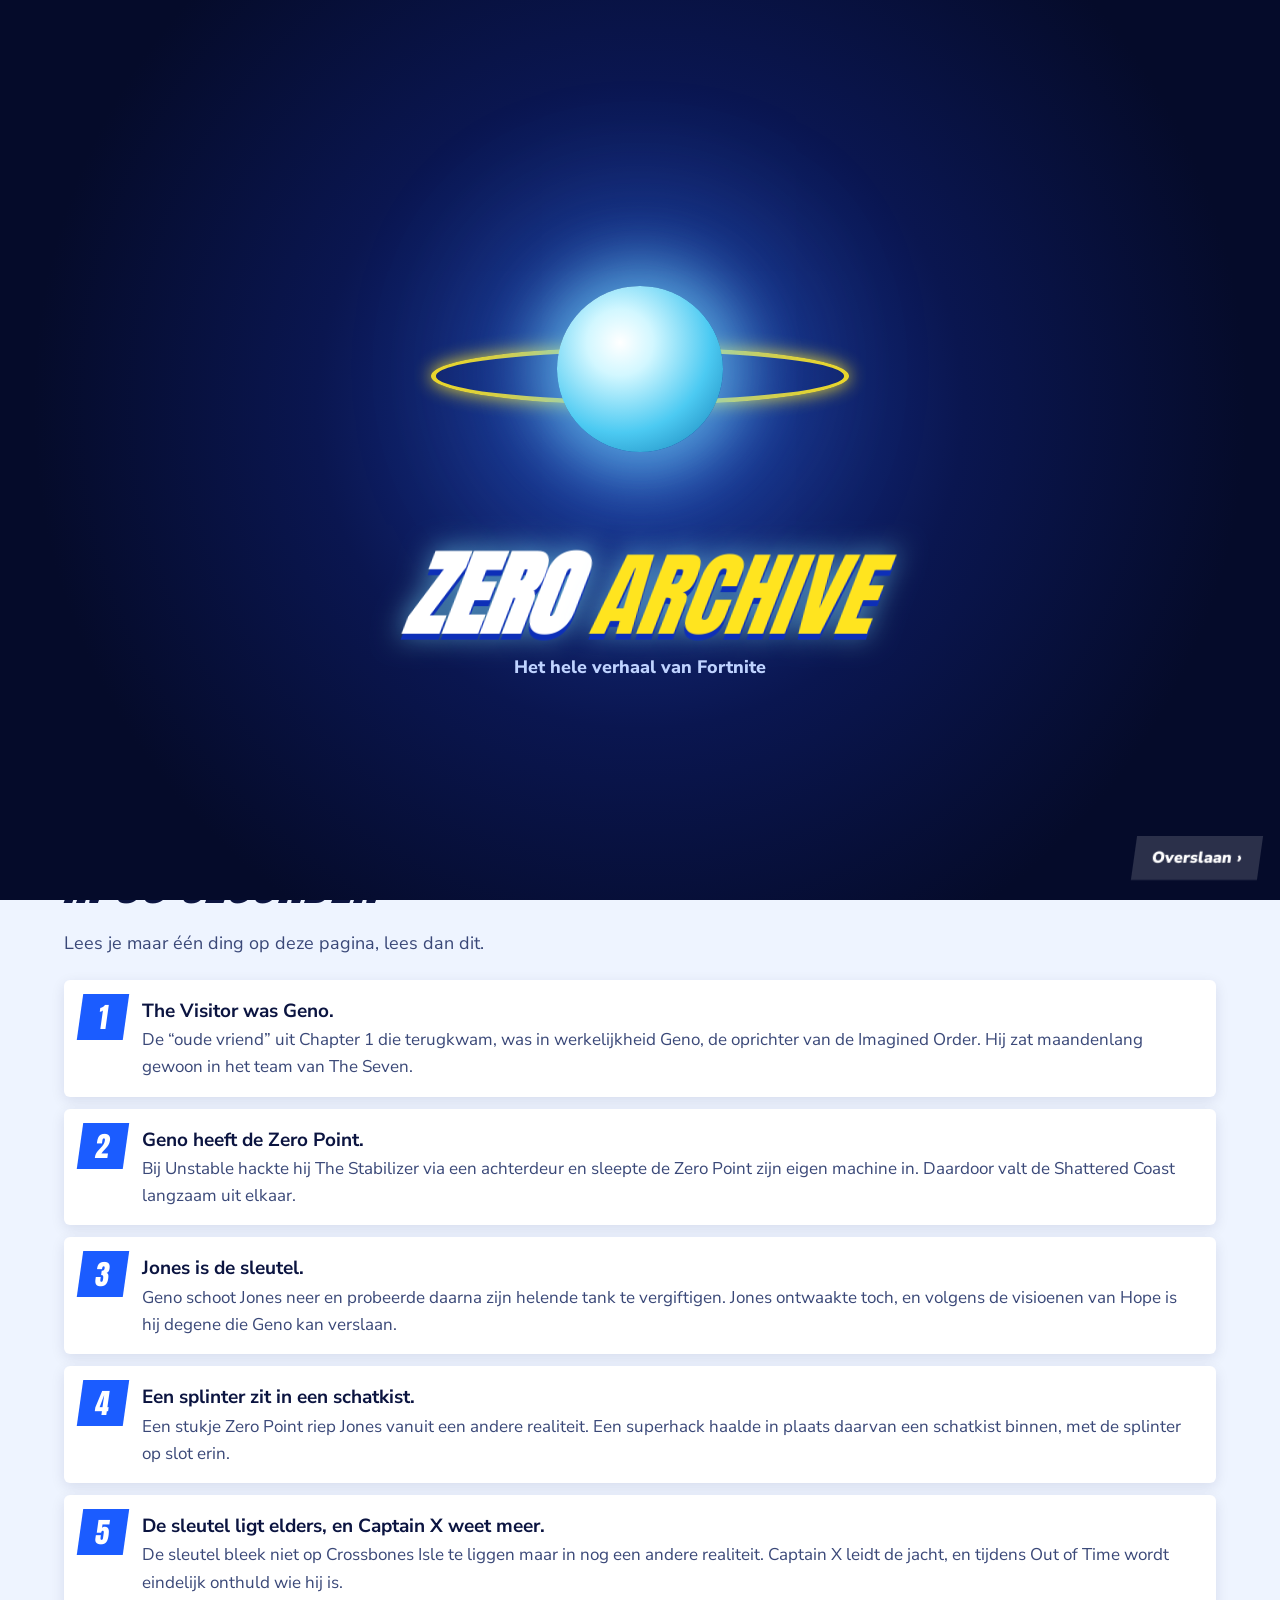
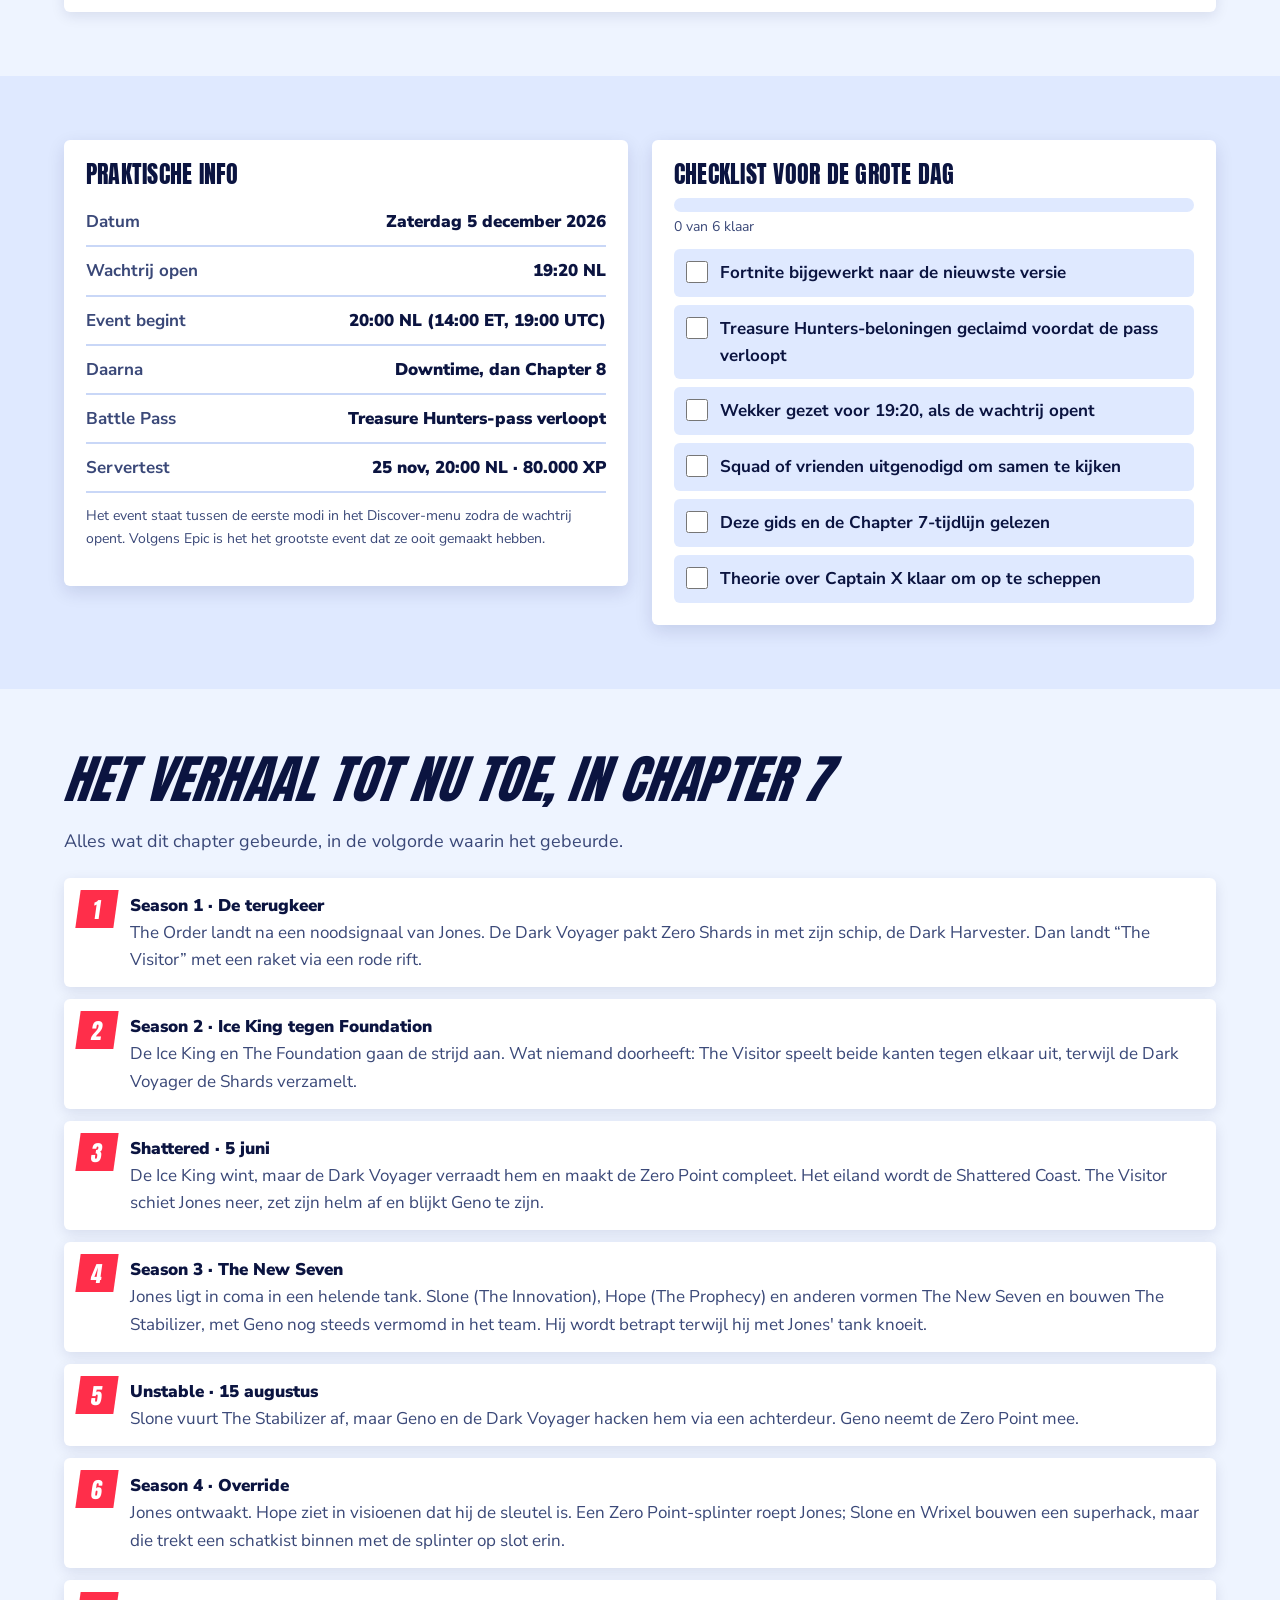
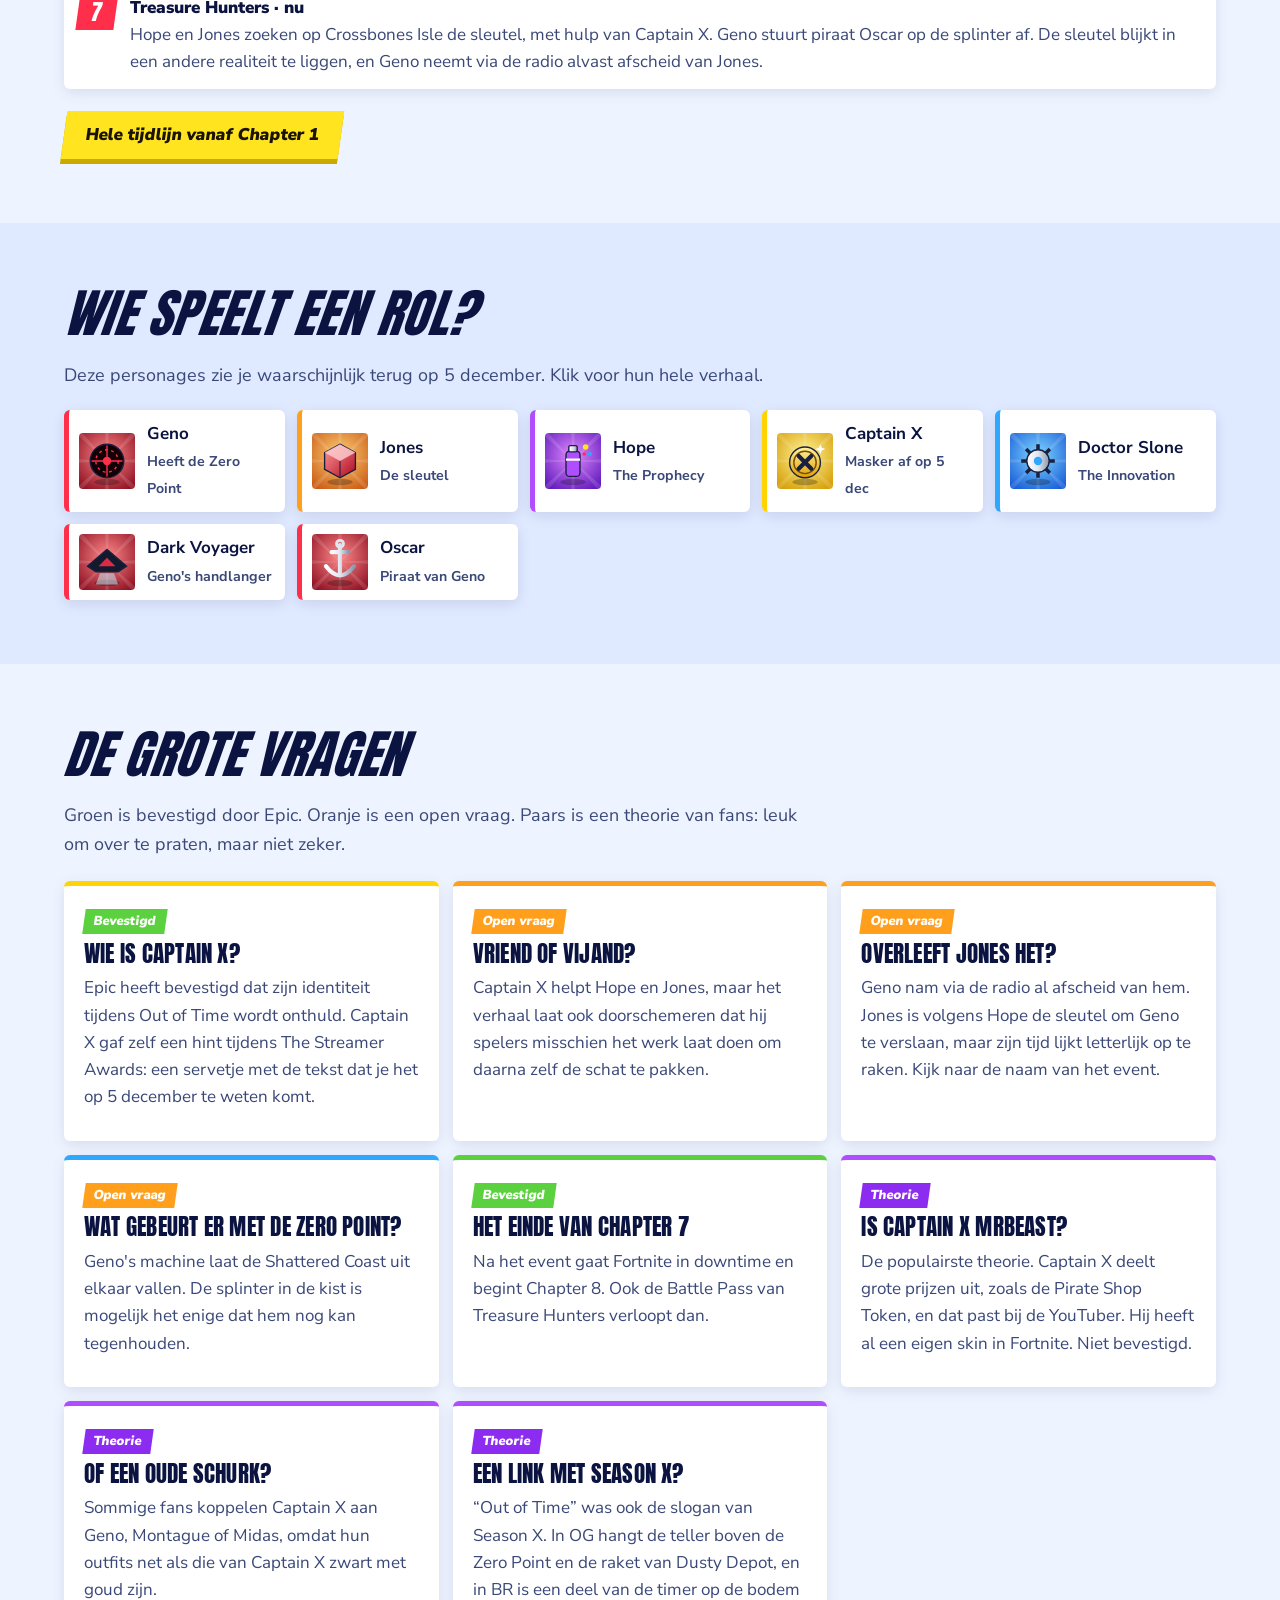
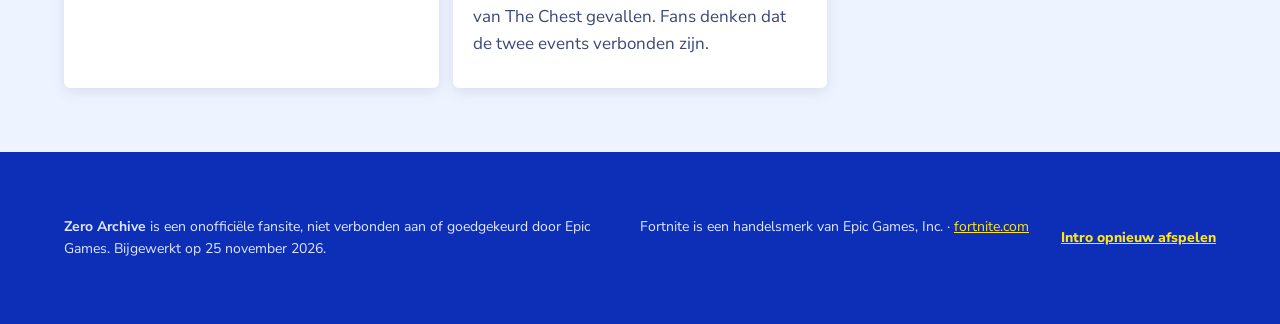
<file: out-of-time.html>
<!DOCTYPE html>
<html lang="nl">
<head>
<meta charset="utf-8">
<meta name="viewport" content="width=device-width, initial-scale=1">
<title>Zero Archive · Out of Time</title>
<link rel="preconnect" href="https://fonts.googleapis.com">
<link href="https://fonts.googleapis.com/css2?family=Anton&family=Nunito+Sans:opsz,wght@6..12,400;6..12,700;6..12,800;6..12,900&display=swap" rel="stylesheet">
<link rel="stylesheet" href="site.css">
<script>try{if(!sessionStorage.getItem("zaIntro")&&!matchMedia("(prefers-reduced-motion: reduce)").matches)document.documentElement.classList.add("intro-on")}catch(e){}</script>
</head>
<body>
<div id="prog" aria-hidden="true"></div>
<nav><div class="wrap">
  <a class="brand" href="index.html">Zero <span>Archive</span></a>
  <div class="links scroll">
    <a href="index.html#tijdlijn">Tijdlijn</a><a href="index.html#seven">The Seven</a><a href="index.html#geno">Geno</a><a href="index.html#comics">Comics</a><a href="index.html#events">Events</a><a href="quiz.html">Quiz</a><a href="personages.html">Personages</a><a href="out-of-time.html" class="hot" aria-current="page">Out of Time</a>
  </div>
</div></nav>

<header class="band hero small oot-hero" style="background:linear-gradient(135deg,#2a0a6e,#8c2cf0 55%,#c25bff)"><div class="wrap split">
  <div>
    <p class="crumbs"><a href="index.html">Zero Archive</a> › Out of Time-gids</p>
    <span class="tagl" style="background:var(--yel);color:#1a1300">Chapter 7 finale</span>
    <h1>Wat moet je weten voor <em>Out of Time</em>?</h1>
    <p class="lead">Geen tijd om zeven chapters lore door te lezen? Hier staat alles wat je nodig hebt om het slot-event van Chapter 7 te snappen: wanneer het is, wat er tot nu toe gebeurde, wie meespeelt en welke vragen er beantwoord kunnen worden.</p>
    <div class="clock" aria-live="polite"><div><b id="cd">–</b><small>dagen</small></div><div><b id="ch">–</b><small>uur</small></div><div><b id="cm">–</b><small>min</small></div></div>
    <p class="when">Zaterdag 5 december 2026 · 20:00 Nederlandse tijd · wachtrij vanaf 19:20</p>
  </div>
  <div class="fig" style="min-height:380px" data-anim>
    <svg viewBox="0 0 400 400" aria-hidden="true">
      <defs><radialGradient id="cg"><stop offset="0" stop-color="#fff6c2"/><stop offset="1" stop-color="#ffe41f"/></radialGradient></defs>
      <circle cx="200" cy="200" r="170" fill="#ffffff" opacity=".08"/>
      <circle cx="200" cy="200" r="150" fill="url(#cg)" stroke="#1a1300" stroke-width="8"/>
      <circle cx="200" cy="200" r="122" fill="#2a0a6e"/>
      <g fill="#ffe41f">
        <rect x="196" y="84" width="8" height="20"/><rect x="196" y="296" width="8" height="20"/><rect x="84" y="196" width="20" height="8"/><rect x="296" y="196" width="20" height="8"/>
      </g>
      <path d="M200 200 L200 100 A100 100 0 0 1 292 160 Z" fill="#ff2e4a" opacity=".55"/>
      <rect class="a-hand" x="195" y="110" width="10" height="92" rx="5" fill="#ffffff" style="transform-origin:200px 200px;transform-box:view-box"/>
      <rect class="a-hand2" x="196" y="140" width="8" height="62" rx="4" fill="#ffe41f" style="transform-origin:200px 200px;transform-box:view-box"/>
      <circle cx="200" cy="200" r="12" fill="#ff2e4a" stroke="#fff" stroke-width="4"/>
      <g fill="#fff"><path d="M330 70 l5 12 l12 5 l-12 5 l-5 12 l-5 -12 l-12 -5 l12 -5z"/><path d="M70 300 l4 9 l9 4 l-9 4 l-4 9 l-4 -9 l-9 -4 l9 -4z"/></g>
    </svg>
  </div>
</div></header>

<section class="band"><div class="wrap">
  <h2>In 60 seconden</h2>
  <p class="intro">Lees je maar één ding op deze pagina, lees dan dit.</p>
  <ol class="tldr">
    <li><b>The Visitor was Geno.</b><span>De “oude vriend” uit Chapter 1 die terugkwam, was in werkelijkheid Geno, de oprichter van de Imagined Order. Hij zat maandenlang gewoon in het team van The Seven.</span></li>
    <li><b>Geno heeft de Zero Point.</b><span>Bij Unstable hackte hij The Stabilizer via een achterdeur en sleepte de Zero Point zijn eigen machine in. Daardoor valt de Shattered Coast langzaam uit elkaar.</span></li>
    <li><b>Jones is de sleutel.</b><span>Geno schoot Jones neer en probeerde daarna zijn helende tank te vergiftigen. Jones ontwaakte toch, en volgens de visioenen van Hope is hij degene die Geno kan verslaan.</span></li>
    <li><b>Een splinter zit in een schatkist.</b><span>Een stukje Zero Point riep Jones vanuit een andere realiteit. Een superhack haalde in plaats daarvan een schatkist binnen, met de splinter op slot erin.</span></li>
    <li><b>De sleutel ligt elders, en Captain X weet meer.</b><span>De sleutel bleek niet op Crossbones Isle te liggen maar in nog een andere realiteit. Captain X leidt de jacht, en tijdens Out of Time wordt eindelijk onthuld wie hij is.</span></li>
  </ol>
</div></section>

<section class="band alt"><div class="wrap two">
  <div class="panel">
    <h3>Praktische info</h3>
    <div class="rows">
      <div><span>Datum</span><span>Zaterdag 5 december 2026</span></div>
      <div><span>Wachtrij open</span><span>19:20 NL</span></div>
      <div><span>Event begint</span><span>20:00 NL (14:00 ET, 19:00 UTC)</span></div>
      <div><span>Daarna</span><span>Downtime, dan Chapter 8</span></div>
      <div><span>Battle Pass</span><span>Treasure Hunters-pass verloopt</span></div>
      <div><span>Servertest</span><span>25 nov, 20:00 NL · 80.000 XP</span></div>
    </div>
    <p class="src" style="margin-top:12px">Het event staat tussen de eerste modi in het Discover-menu zodra de wachtrij opent. Volgens Epic is het het grootste event dat ze ooit gemaakt hebben.</p>
  </div>
  <div class="panel">
    <h3>Checklist voor de grote dag</h3>
    <div class="meter" aria-hidden="true"><i id="bar"></i></div>
    <p class="src" id="cnt" aria-live="polite" style="margin:0 0 10px">0 van 6 klaar</p>
    <ul class="check" id="check"></ul>
  </div>
</div></section>

<section class="band"><div class="wrap">
  <h2>Het verhaal tot nu toe, in Chapter 7</h2>
  <p class="intro">Alles wat dit chapter gebeurde, in de volgorde waarin het gebeurde.</p>
  <ol class="steps" id="recap" style="margin-top:22px"></ol>
  <p style="margin:22px 0 0"><a class="btn y" href="index.html#tijdlijn">Hele tijdlijn vanaf Chapter 1</a></p>
</div></section>

<section class="band alt"><div class="wrap">
  <h2>Wie speelt een rol?</h2>
  <p class="intro">Deze personages zie je waarschijnlijk terug op 5 december. Klik voor hun hele verhaal.</p>
  <div class="who" id="who"></div>
</div></section>

<section class="band"><div class="wrap">
  <h2>De grote vragen</h2>
  <p class="intro">Groen is bevestigd door Epic. Oranje is een open vraag. Paars is een theorie van fans: leuk om over te praten, maar niet zeker.</p>
  <div class="qs" id="qs"></div>
</div></section>

<footer class="band"><div class="wrap">
  <p><strong>Zero Archive</strong> is een onofficiële fansite, niet verbonden aan of goedgekeurd door Epic Games. Bijgewerkt op 25 november 2026.</p>
  <p>Fortnite is een handelsmerk van Epic Games, Inc. · <a href="https://www.fortnite.com">fortnite.com</a></p>
</div></footer>

<script src="shared.js"></script>
<script>
{
const {R,tile}=window.FN;
document.querySelector('.fig').classList.add('play');

const items=["Fortnite bijgewerkt naar de nieuwste versie","Treasure Hunters-beloningen geclaimd voordat de pass verloopt","Wekker gezet voor 19:20, als de wachtrij opent","Squad of vrienden uitgenodigd om samen te kijken","Deze gids en de Chapter 7-tijdlijn gelezen","Theorie over Captain X klaar om op te scheppen"];
let done=[];try{done=JSON.parse(localStorage.getItem('fnOotCheck')||'[]')}catch(e){}
const ul=document.getElementById('check'),bar=document.getElementById('bar'),cnt=document.getElementById('cnt');
ul.innerHTML=items.map((t,i)=>`<li><label><input type="checkbox" id="c${i}" ${done.includes(i)?'checked':''}><span>${t}</span></label></li>`).join('');
function upd(){done=items.map((_,i)=>document.getElementById('c'+i).checked?i:-1).filter(i=>i>=0);bar.style.width=(done.length/items.length*100)+'%';cnt.textContent=done.length===items.length?'Helemaal klaar voor Out of Time!':`${done.length} van ${items.length} klaar`;try{localStorage.setItem('fnOotCheck',JSON.stringify(done))}catch(e){}}
ul.addEventListener('change',upd);upd();

document.getElementById('recap').innerHTML=[
 ["Season 1 · De terugkeer","The Order landt na een noodsignaal van Jones. De Dark Voyager pakt Zero Shards in met zijn schip, de Dark Harvester. Dan landt “The Visitor” met een raket via een rode rift."],
 ["Season 2 · Ice King tegen Foundation","De Ice King en The Foundation gaan de strijd aan. Wat niemand doorheeft: The Visitor speelt beide kanten tegen elkaar uit, terwijl de Dark Voyager de Shards verzamelt."],
 ["Shattered · 5 juni","De Ice King wint, maar de Dark Voyager verraadt hem en maakt de Zero Point compleet. Het eiland wordt de Shattered Coast. The Visitor schiet Jones neer, zet zijn helm af en blijkt Geno te zijn."],
 ["Season 3 · The New Seven","Jones ligt in coma in een helende tank. Slone (The Innovation), Hope (The Prophecy) en anderen vormen The New Seven en bouwen The Stabilizer, met Geno nog steeds vermomd in het team. Hij wordt betrapt terwijl hij met Jones' tank knoeit."],
 ["Unstable · 15 augustus","Slone vuurt The Stabilizer af, maar Geno en de Dark Voyager hacken hem via een achterdeur. Geno neemt de Zero Point mee."],
 ["Season 4 · Override","Jones ontwaakt. Hope ziet in visioenen dat hij de sleutel is. Een Zero Point-splinter roept Jones; Slone en Wrixel bouwen een superhack, maar die trekt een schatkist binnen met de splinter op slot erin."],
 ["Treasure Hunters · nu","Hope en Jones zoeken op Crossbones Isle de sleutel, met hulp van Captain X. Geno stuurt piraat Oscar op de splinter af. De sleutel blijkt in een andere realiteit te liggen, en Geno neemt via de radio alvast afscheid van Jones."]]
 .map(([b,s])=>`<li><b>${b}</b><span>${s}</span></li>`).join('');

document.getElementById('who').innerHTML=[
 ["Geno","Heeft de Zero Point","io","geno","geno"],["Jones","De sleutel","leg","jones","jones"],["Hope","The Prophecy","epic","hope","hope"],["Captain X","Masker af op 5 dec","myth","captainx","captain-x"],["Doctor Slone","The Innovation","rare","slone","slone"],["Dark Voyager","Geno's handlanger","io","voyager","dark-voyager"],["Oscar","Piraat van Geno","io","oscar","oscar"]]
 .map(([n,s,r,e,id])=>`<a href="personages.html#${id}" style="--r:${R[r]}" data-anim>${tile(r,e)}<span><b>${n}</b><small>${s}</small></span></a>`).join('');

document.getElementById('qs').innerHTML=[
 ["ok","Bevestigd","Wie is Captain X?","Epic heeft bevestigd dat zijn identiteit tijdens Out of Time wordt onthuld. Captain X gaf zelf een hint tijdens The Streamer Awards: een servetje met de tekst dat je het op 5 december te weten komt.","myth"],
 ["op","Open vraag","Vriend of vijand?","Captain X helpt Hope en Jones, maar het verhaal laat ook doorschemeren dat hij spelers misschien het werk laat doen om daarna zelf de schat te pakken.","leg"],
 ["op","Open vraag","Overleeft Jones het?","Geno nam via de radio al afscheid van hem. Jones is volgens Hope de sleutel om Geno te verslaan, maar zijn tijd lijkt letterlijk op te raken. Kijk naar de naam van het event.","leg"],
 ["op","Open vraag","Wat gebeurt er met de Zero Point?","Geno's machine laat de Shattered Coast uit elkaar vallen. De splinter in de kist is mogelijk het enige dat hem nog kan tegenhouden.","rare"],
 ["ok","Bevestigd","Het einde van Chapter 7","Na het event gaat Fortnite in downtime en begint Chapter 8. Ook de Battle Pass van Treasure Hunters verloopt dan.","unc"],
 ["th","Theorie","Is Captain X MrBeast?","De populairste theorie. Captain X deelt grote prijzen uit, zoals de Pirate Shop Token, en dat past bij de YouTuber. Hij heeft al een eigen skin in Fortnite. Niet bevestigd.","epic"],
 ["th","Theorie","Of een oude schurk?","Sommige fans koppelen Captain X aan Geno, Montague of Midas, omdat hun outfits net als die van Captain X zwart met goud zijn.","epic"],
 ["th","Theorie","Een link met Season X?","“Out of Time” was ook de slogan van Season X. In OG hangt de teller boven de Zero Point en de raket van Dusty Depot, en in BR is een deel van de timer op de bodem van The Chest gevallen. Fans denken dat de twee events verbonden zijn.","epic"]]
 .map(([c,l,t,p,r])=>`<article class="q" style="--r:${R[r]}"><span class="tag ${c}">${l}</span><h3>${t}</h3><p>${p}</p></article>`).join('');

window.FN.watch(document);
}
</script>
<script src="fx.js"></script>
</body>
</html>
</file>
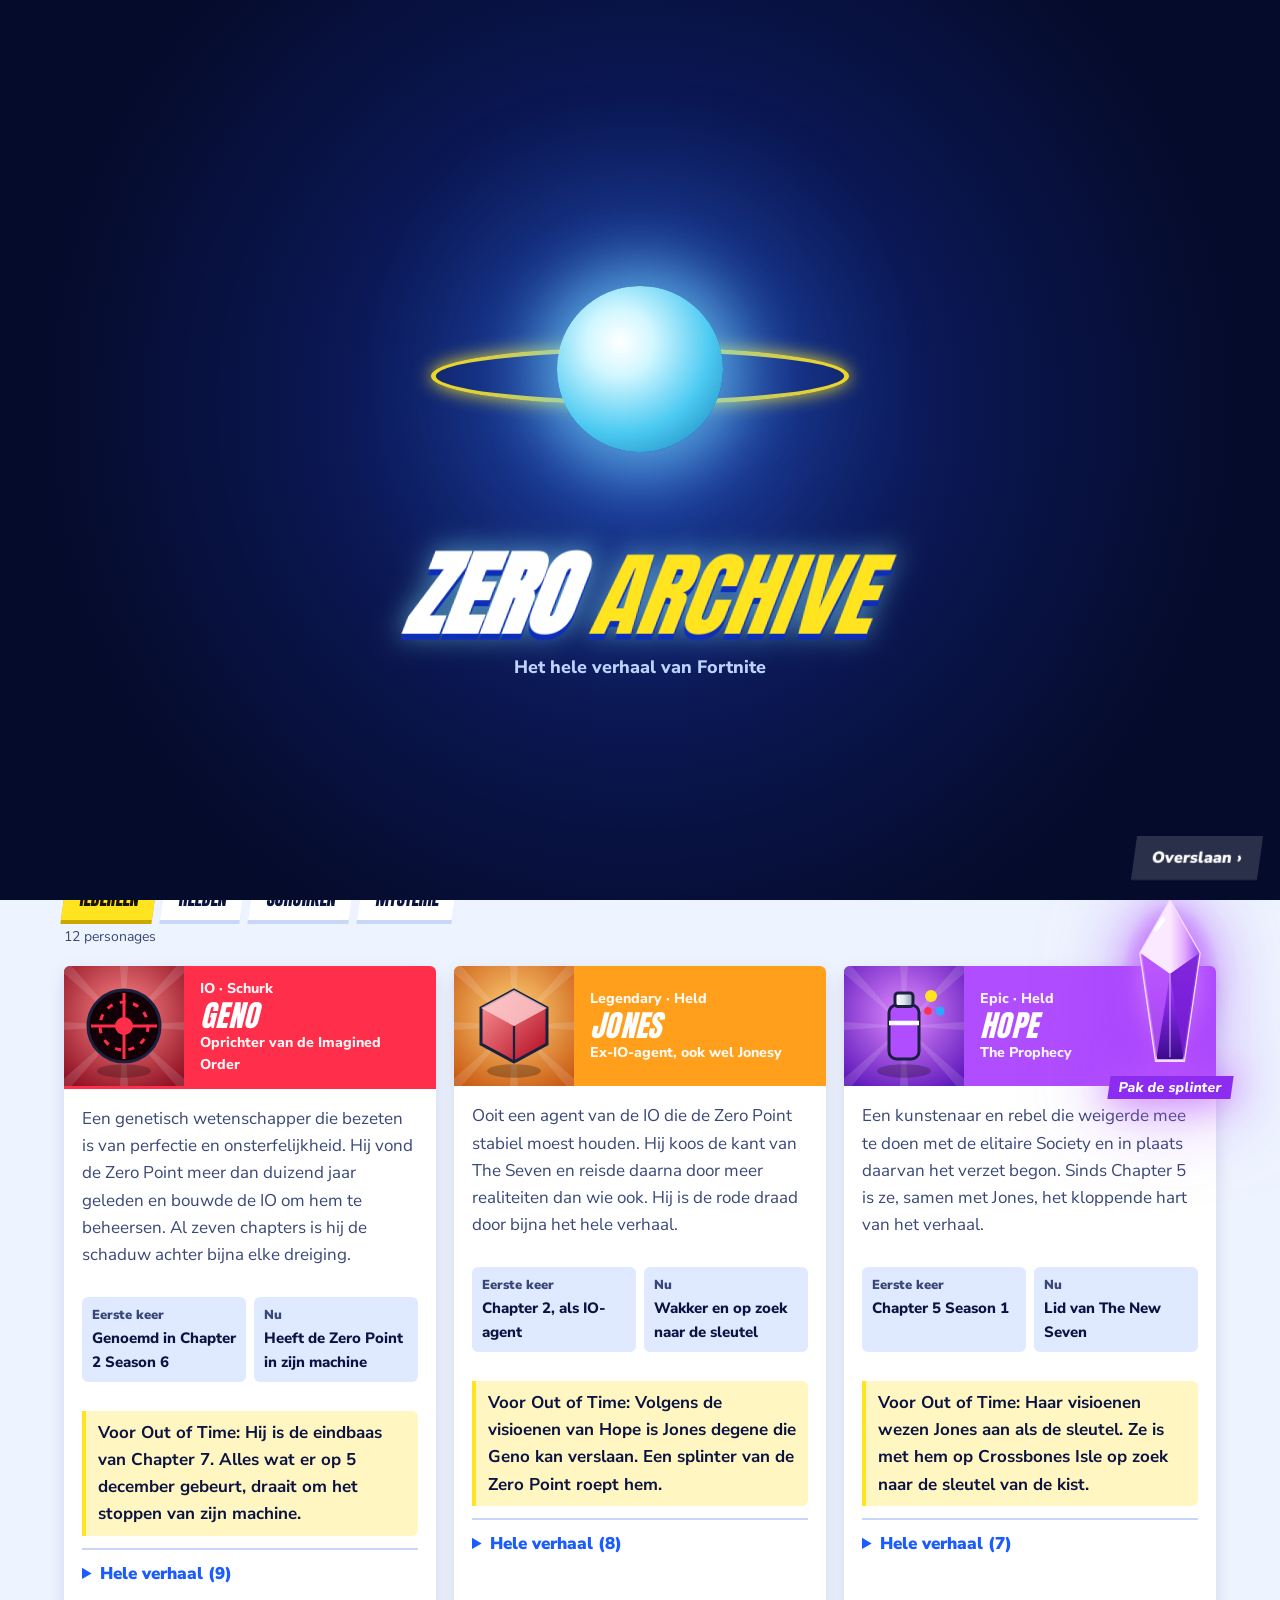
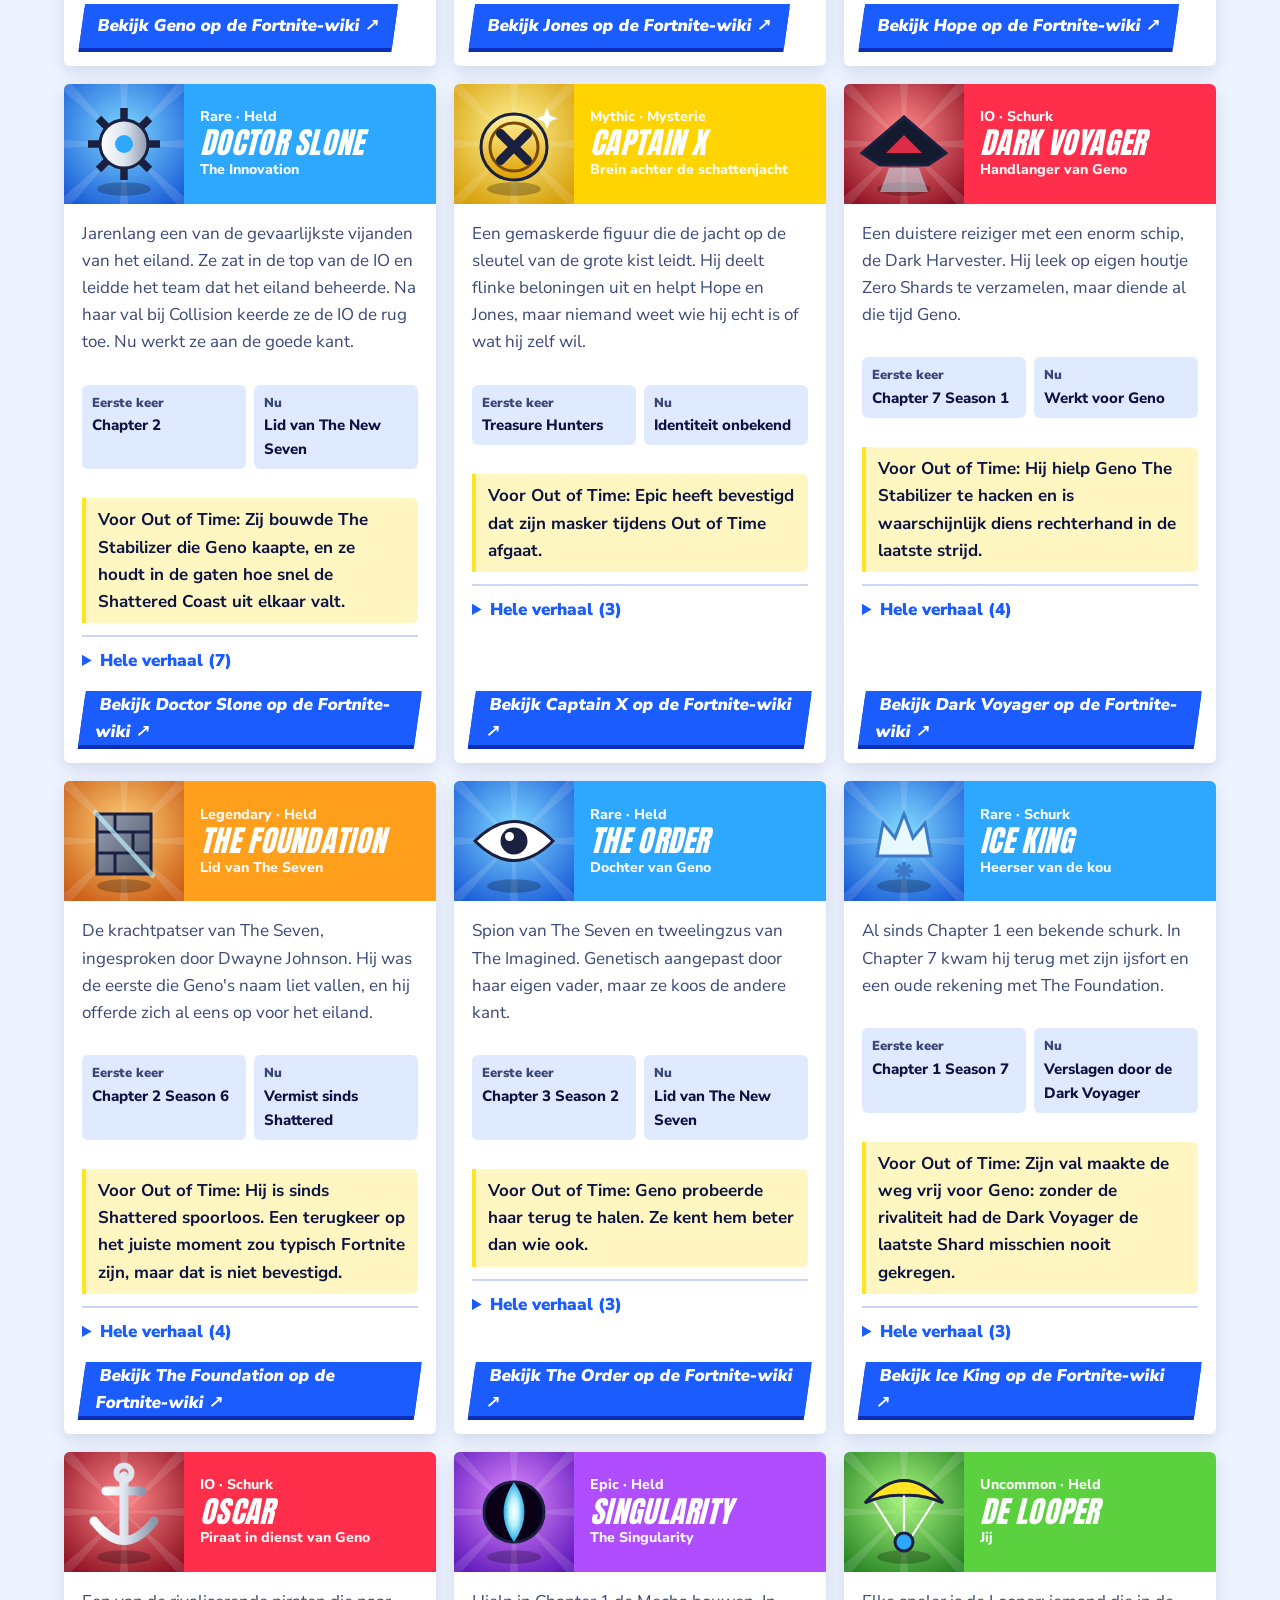
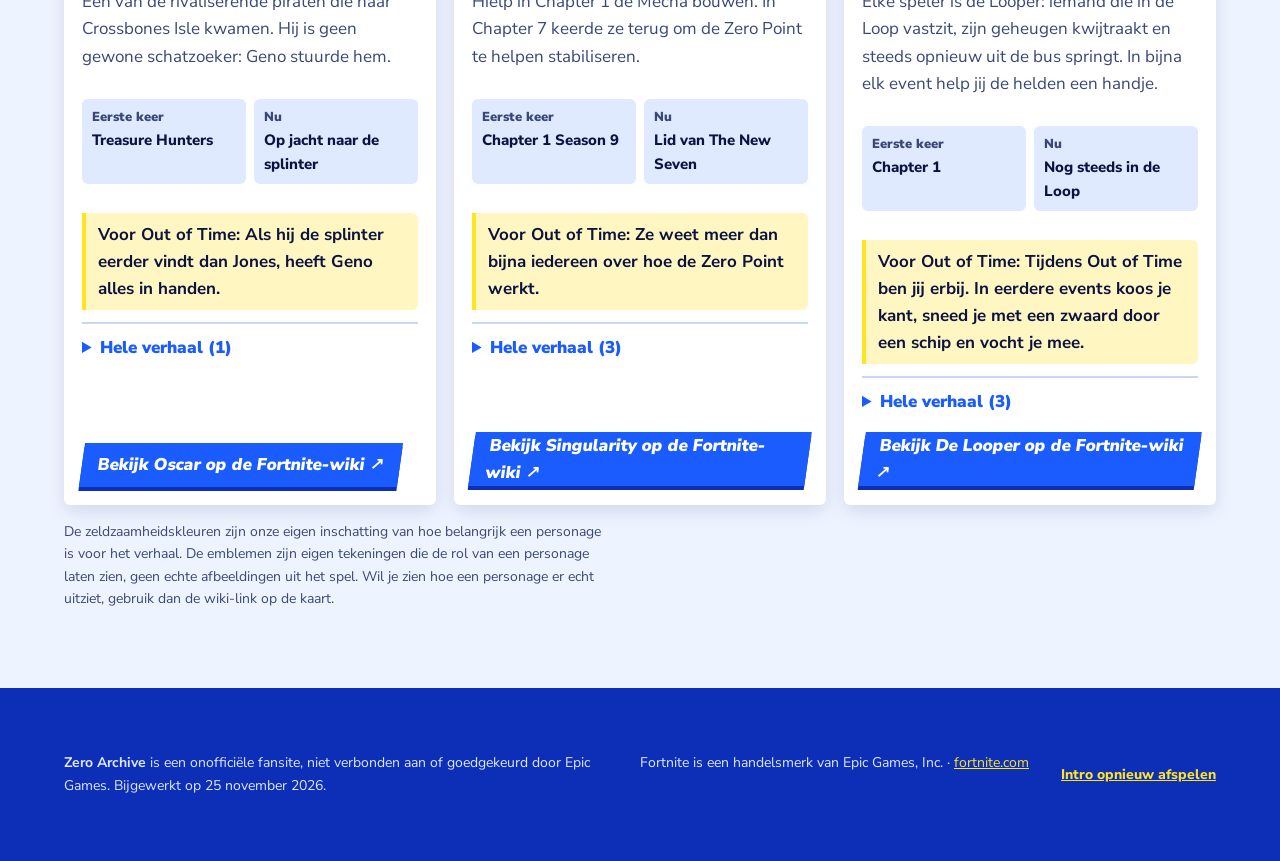
<file: personages.html>
<!DOCTYPE html>
<html lang="nl">
<head>
<meta charset="utf-8">
<meta name="viewport" content="width=device-width, initial-scale=1">
<title>Zero Archive · Personages</title>
<link rel="preconnect" href="https://fonts.googleapis.com">
<link href="https://fonts.googleapis.com/css2?family=Anton&family=Nunito+Sans:opsz,wght@6..12,400;6..12,700;6..12,800;6..12,900&display=swap" rel="stylesheet">
<link rel="stylesheet" href="site.css">
<script>try{if(!sessionStorage.getItem("zaIntro")&&!matchMedia("(prefers-reduced-motion: reduce)").matches)document.documentElement.classList.add("intro-on")}catch(e){}</script>
</head>
<body>
<div id="prog" aria-hidden="true"></div>
<nav><div class="wrap">
  <a class="brand" href="index.html">Zero <span>Archive</span></a>
  <div class="links scroll">
    <a href="index.html#tijdlijn">Tijdlijn</a><a href="index.html#seven">The Seven</a><a href="index.html#geno">Geno</a><a href="index.html#comics">Comics</a><a href="index.html#events">Events</a><a href="quiz.html">Quiz</a><a href="personages.html" aria-current="page">Personages</a><a href="out-of-time.html" class="hot">Out of Time</a>
  </div>
</div></nav>

<header class="band hero small"><div class="wrap split">
  <div>
    <p class="crumbs"><a href="index.html">Zero Archive</a> › Personages</p>
    <span class="tagl">Wie is wie</span>
    <h1>De <em>personages</em> achter het verhaal</h1>
    <p class="lead">Helden, schurken en één man met een masker. Dit zijn de personages die het verhaal tot nu toe hebben gevormd, met wat ze deden, waar ze nu staan en waarom ze ertoe doen op 5 december.</p>
    <div class="btns"><a class="btn y" href="#geno">Begin bij Geno</a><a class="btn w" href="out-of-time.html">Out of Time</a></div>
  </div>
  <div class="fig" aria-hidden="true" style="min-height:360px" id="heroTiles"></div>
</div></header>

<section class="band"><div class="wrap">
  <h2>Alle personages</h2>
  <p class="intro">Filter op kant. Open “Hele verhaal” op een kaart voor alles wat dat personage heeft meegemaakt.</p>
  <div class="chips" role="group" aria-label="Filter op kant" id="chips">
    <button aria-pressed="true" data-f="all">Iedereen</button><button aria-pressed="false" data-f="held">Helden</button><button aria-pressed="false" data-f="schurk">Schurken</button><button aria-pressed="false" data-f="onbekend">Mysterie</button>
  </div>
  <p class="src" id="count" aria-live="polite"></p>
  <div class="chars" id="chars"></div>
  <p class="note">De zeldzaamheidskleuren zijn onze eigen inschatting van hoe belangrijk een personage is voor het verhaal. De emblemen zijn eigen tekeningen die de rol van een personage laten zien, geen echte afbeeldingen uit het spel. Wil je zien hoe een personage er echt uitziet, gebruik dan de wiki-link op de kaart.</p>
</div></section>

<footer class="band"><div class="wrap">
  <p><strong>Zero Archive</strong> is een onofficiële fansite, niet verbonden aan of goedgekeurd door Epic Games. Bijgewerkt op 25 november 2026.</p>
  <p>Fortnite is een handelsmerk van Epic Games, Inc. · <a href="https://www.fortnite.com">fortnite.com</a></p>
</div></footer>

<script src="shared.js"></script>
<script>
{
const {R,RN,tile}=window.FN;
const SIDE={held:'Held',schurk:'Schurk',onbekend:'Mysterie'};
/* id, name, alias, side, rarity, emblem, first, status, intro, why, story[] */
const C=[
 ["geno","Geno","Oprichter van de Imagined Order","schurk","io","geno","Genoemd in Chapter 2 Season 6","Heeft de Zero Point in zijn machine",
  "Een genetisch wetenschapper die bezeten is van perfectie en onsterfelijkheid. Hij vond de Zero Point meer dan duizend jaar geleden en bouwde de IO om hem te beheersen. Al zeven chapters is hij de schaduw achter bijna elke dreiging.",
  "Hij is de eindbaas van Chapter 7. Alles wat er op 5 december gebeurt, draait om het stoppen van zijn machine.",
  [["Chapter 2","The Foundation vraagt Jones om hem te helpen Geno te vinden; voor het eerst valt zijn naam."],["Chapter 3 · Collision","Verschijnt voor het eerst echt in beeld."],["Zero War (comic)","Stapt in de Zero Point, wordt over het Omniverse verspreid en voegt zichzelf later weer samen."],["Chapter 4","Een jongere versie van hem, The Ageless, regeert over Oathbound."],["Chapter 7 · Season 1–2","Vermomt zich als The Visitor, speelt de Ice King en The Foundation tegen elkaar uit en stuurt de Dark Voyager aan."],["Shattered","Schiet Jones neer en zet zijn helm af."],["Season 3","Probeert zijn dochter The Order terug te halen en knoeit met Jones' tank. Wordt ontmaskerd."],["Unstable","Hackt The Stabilizer en neemt de Zero Point mee."],["Treasure Hunters","Stuurt Oscar op de splinter af en neemt via de radio afscheid van Jones."]]],
 ["jones","Jones","Ex-IO-agent, ook wel Jonesy","held","leg","jones","Chapter 2, als IO-agent","Wakker en op zoek naar de sleutel",
  "Ooit een agent van de IO die de Zero Point stabiel moest houden. Hij koos de kant van The Seven en reisde daarna door meer realiteiten dan wie ook. Hij is de rode draad door bijna het hele verhaal.",
  "Volgens de visioenen van Hope is Jones degene die Geno kan verslaan. Een splinter van de Zero Point roept hem.",
  [["Chapter 2 Season 5","Moet als IO-agent de Zero Point stabiliseren en haalt jagers uit andere realiteiten."],["Chapter 2 Season 6","Sluit een pact met The Foundation tegen de IO."],["Chapter 4 · OG","Reist naar een andere versie van Chapter 1 om de bewoners van Reality Zero te redden en een nieuwe Big Bang te ontsteken."],["Chapter 5","Sluit zich aan bij The Underground van Hope en wordt in Season 4 Captain Jones."],["Chapter 6","Saboteert met Hope de Death Star, belandt in Springfield en vernietigt de Dark Presence met zijn rode kubus."],["Chapter 7","Stuurt een noodsignaal naar The Seven. Wordt bij Shattered neergeschoten door Geno en raakt in coma."],["Season 3–4","Geno probeert zijn helende tank te vergiftigen, maar Sprites helpen hem genezen. In Season 4 ontwaakt hij."],["Treasure Hunters","Zoekt met Hope de sleutel van de schatkist."]]],
 ["hope","Hope","The Prophecy","held","epic","hope","Chapter 5 Season 1","Lid van The New Seven",
  "Een kunstenaar en rebel die weigerde mee te doen met de elitaire Society en in plaats daarvan het verzet begon. Sinds Chapter 5 is ze, samen met Jones, het kloppende hart van het verhaal.",
  "Haar visioenen wezen Jones aan als de sleutel. Ze is met hem op Crossbones Isle op zoek naar de sleutel van de kist.",
  [["Chapter 5 Season 1","Wijst The Society af, waar haar zus Valeria bij hoort, en sticht The Underground. Jones sluit zich bij haar aan."],["Chapter 5 Season 3","Verzamelt in stilte Pandora-edelstenen."],["Remix","Vertrekt met Jones naar Reality 783."],["Chapter 6","Vecht tegen het Galactic Empire, plant een aanval op het Spirit Realm en belandt in Springfield."],["Chapter 7 Season 3","Krijgt haar visioenen terug, wordt The Prophecy en schildert verleden, heden en toekomst op een muur. Ze wantrouwt The Visitor als eerste."],["Season 3","Verstopt in haar kunstwerken een cheatcode die de Looper van Geno's invloed bevrijdt."],["Treasure Hunters","Landt met Jones en de kist op Crossbones Isle."]]],
 ["slone","Doctor Slone","The Innovation","held","rare","slone","Chapter 2","Lid van The New Seven",
  "Jarenlang een van de gevaarlijkste vijanden van het eiland. Ze zat in de top van de IO en leidde het team dat het eiland beheerde. Na haar val bij Collision keerde ze de IO de rug toe. Nu werkt ze aan de goede kant.",
  "Zij bouwde The Stabilizer die Geno kaapte, en ze houdt in de gaten hoe snel de Shattered Coast uit elkaar valt.",
  [["Chapter 2 Season 7","Stuurt Loopers in Operation Sky Fire op het moederschip af en laat ze daar achter."],["Chapter 3 Season 2","Leidt de invasie van de IO met tanks, boren en luchtschepen."],["Collision","Wordt door de Mecha in een diepe afgrond geduwd en lijkt dood."],["Chapter 4 Season 3","Duikt weer op, klaar met de IO, en onderzoekt The Apparatus."],["Chapter 4 Season 4","Huurt een crew in om de tijdmachine van Kado Thorne te stelen."],["Chapter 7 Season 3","Wordt The Innovation en bouwt The Stabilizer. Bij Unstable wordt die gehackt."],["Season 4 + Treasure Hunters","Bouwt met Wrixel een superhack en stuurt rapporten over de Shattered Coast."]]],
 ["captain-x","Captain X","Brein achter de schattenjacht","onbekend","myth","captainx","Treasure Hunters","Identiteit onbekend",
  "Een gemaskerde figuur die de jacht op de sleutel van de grote kist leidt. Hij deelt flinke beloningen uit en helpt Hope en Jones, maar niemand weet wie hij echt is of wat hij zelf wil.",
  "Epic heeft bevestigd dat zijn masker tijdens Out of Time afgaat.",
  [["Treasure Hunters","Werkt samen met Hope en Jones op Crossbones Isle als brein achter de jacht."],["13 november","Duikt op bij The Streamer Awards en geeft een servetje met de boodschap dat je het op 5 december te weten komt."],["Theorieën","Fans gokken op MrBeast, of op een oude schurk zoals Geno, Montague of Midas. Niets is bevestigd."]]],
 ["dark-voyager","Dark Voyager","Handlanger van Geno","schurk","io","voyager","Chapter 7 Season 1","Werkt voor Geno",
  "Een duistere reiziger met een enorm schip, de Dark Harvester. Hij leek op eigen houtje Zero Shards te verzamelen, maar diende al die tijd Geno.",
  "Hij hielp Geno The Stabilizer te hacken en is waarschijnlijk diens rechterhand in de laatste strijd.",
  [["Season 1","Neemt InnoLoop Labs over en verzamelt Zero Shards met de Dark Harvester."],["Season 2","Sluit een deal met de Ice King tegen The Foundation."],["Shattered","Verraadt de Ice King, zuigt zijn levenskracht op en maakt de Zero Point compleet. Noemt Geno zijn meester."],["Unstable","Breekt samen met Geno via een achterdeur in The Stabilizer."]]],
 ["foundation","The Foundation","Lid van The Seven","held","leg","foundation","Chapter 2 Season 6","Vermist sinds Shattered",
  "De krachtpatser van The Seven, ingesproken door Dwayne Johnson. Hij was de eerste die Geno's naam liet vallen, en hij offerde zich al eens op voor het eiland.",
  "Hij is sinds Shattered spoorloos. Een terugkeer op het juiste moment zou typisch Fortnite zijn, maar dat is niet bevestigd.",
  [["Chapter 2 Season 6","Onthult zich, sluit een pact met Jones en bouwt The Spire."],["Chapter 3","Leidt het verzet tegen de IO en offert zich op bij Collision."],["Chapter 7 Season 2","Ontsnapt uit de gevangenis van de Ice King en leidt Team Foundation."],["Shattered","Wordt door de Ice King bevroren en is daarna verdwenen."]]],
 ["the-order","The Order","Dochter van Geno","held","rare","order","Chapter 3 Season 2","Lid van The New Seven",
  "Spion van The Seven en tweelingzus van The Imagined. Genetisch aangepast door haar eigen vader, maar ze koos de andere kant.",
  "Geno probeerde haar terug te halen. Ze kent hem beter dan wie ook.",
  [["Chapter 3","Steelt IO-geheimen vanuit de schaduw."],["Chapter 7 Season 1","Landt na het noodsignaal van Jones, wordt gevangen bij Lethal Labs en ontsnapt met hulp van de Looper."],["Season 3","Ontdekt samen met Hope en Slone dat The Visitor eigenlijk Geno is."]]],
 ["ice-king","Ice King","Heerser van de kou","schurk","rare","iceking","Chapter 1 Season 7","Verslagen door de Dark Voyager",
  "Al sinds Chapter 1 een bekende schurk. In Chapter 7 kwam hij terug met zijn ijsfort en een oude rekening met The Foundation.",
  "Zijn val maakte de weg vrij voor Geno: zonder de rivaliteit had de Dark Voyager de laatste Shard misschien nooit gekregen.",
  [["Chapter 1 Season 7","Bevriest het eiland samen met Sgt. Winter."],["Chapter 7 Season 2","Zijn ijsfort wordt naar binnen gerift. Hij sluit een deal met de Dark Voyager."],["Shattered","Wint van The Foundation, maar wordt direct verraden en leeggezogen door de Dark Voyager."]]],
 ["oscar","Oscar","Piraat in dienst van Geno","schurk","io","oscar","Treasure Hunters","Op jacht naar de splinter",
  "Een van de rivaliserende piraten die naar Crossbones Isle kwamen. Hij is geen gewone schatzoeker: Geno stuurde hem.",
  "Als hij de splinter eerder vindt dan Jones, heeft Geno alles in handen.",
  [["Treasure Hunters","Komt met andere piratencrews naar Crossbones Isle om de splinter voor Geno te halen."]]],
 ["singularity","Singularity","The Singularity","held","epic","singularity","Chapter 1 Season 9","Lid van The New Seven",
  "Hielp in Chapter 1 de Mecha bouwen. In Chapter 7 keerde ze terug om de Zero Point te helpen stabiliseren.",
  "Ze weet meer dan bijna iedereen over hoe de Zero Point werkt.",
  [["Chapter 1 Season 9","Bouwt mee aan de Mecha die het monster van The Final Showdown verslaat."],["Chapter 7 Season 3","Bouwt met Slone en ‘The Visitor’ aan The Stabilizer."],["Season 4","Wordt officieel lid als The Singularity."]]],
 ["looper","De Looper","Jij","held","unc","looper","Chapter 1","Nog steeds in de Loop",
  "Elke speler is de Looper: iemand die in de Loop vastzit, zijn geheugen kwijtraakt en steeds opnieuw uit de bus springt. In bijna elk event help jij de helden een handje.",
  "Tijdens Out of Time ben jij erbij. In eerdere events koos je kant, sneed je met een zwaard door een schip en vocht je mee.",
  [["Chapter 3","Sluit zich aan bij The Foundation tegen de IO."],["Chapter 5","Wordt Hero of Mortals en verslaat Zeus."],["Chapter 7","Helpt The Order ontsnappen, krijgt bij Shattered de Reforged Infinity Blade en wordt via Hope's cheatcode bevrijd van Geno's invloed."]]]];

const W='https://fortnite.fandom.com/wiki/';
const S=q=>W+'Special:Search?query='+encodeURIComponent(q);
const WIKI={'geno':W+'Gen%C5%8D','jones':S('Jones'),'hope':S('Hope'),'slone':S('Doctor Slone'),'captain-x':S('Captain X'),'dark-voyager':S('Dark Voyager'),'foundation':S('The Foundation'),'the-order':S('The Order'),'ice-king':S('Ice King'),'oscar':S('Oscar'),'singularity':S('Singularity'),'looper':S('The Looper')};
const box=document.getElementById('chars'),count=document.getElementById('count');
box.innerHTML=C.map(([id,n,a,s,r,e,f,st,intro,why,story])=>`
<article class="char" id="${id}" data-side="${s}" style="--r:${R[r]}">
  <div class="top" data-anim>${tile(r,e)}<div class="nm"><small>${RN[r]} · ${SIDE[s]}</small><h3>${n}</h3><small>${a}</small></div></div>
  <div class="body">
    <p>${intro}</p>
    <dl class="stats"><div><dt>Eerste keer</dt><dd>${f}</dd></div><div><dt>Nu</dt><dd>${st}</dd></div></dl>
    <div class="why">Voor Out of Time: ${why}</div>
    <details><summary>Hele verhaal (${story.length})</summary><ol>${story.map(([b,t])=>`<li><b>${b}:</b> ${t}</li>`).join('')}</ol></details>
    <a class="wiki" href="${WIKI[id]}" target="_blank" rel="noopener">Bekijk ${n} op de Fortnite-wiki ↗</a>
  </div>
</article>`).join('');

document.getElementById('heroTiles').innerHTML=`<svg viewBox="0 0 300 300" style="position:absolute;inset:0;width:100%;height:100%">
 ${[["geno","io",20,20,1.6],["jones","leg",150,10,1.5],["hope","epic",160,150,1.6],["captainx","myth",20,160,1.5]].map(([e,r,x,y,s],i)=>`<g transform="translate(${x} ${y}) rotate(${[-6,5,-4,6][i]} 40 40) scale(${s})"><rect x="-3" y="-3" width="86" height="86" rx="6" fill="#fff" opacity=".9"/>${window.FN.BG(r)}${window.FN.SH(40,70,18)}${window.FN.EM[e]}</g>`).join('')}</svg>`;
document.getElementById('heroTiles').classList.add('play');

const chips=document.getElementById('chips');
function filt(f){
  chips.querySelectorAll('button').forEach(b=>b.setAttribute('aria-pressed',b.dataset.f===f));
  let n=0;box.querySelectorAll('.char').forEach(c=>{const on=f==='all'||c.dataset.side===f;c.hidden=!on;if(on)n++});
  count.textContent=`${n} personage${n===1?'':'s'}`;
}
chips.addEventListener('click',e=>{const b=e.target.closest('button');if(b)filt(b.dataset.f)});
filt('all');

function openHash(){const id=location.hash.slice(1);const el=id&&document.getElementById(id);if(el&&el.classList.contains('char')){filt('all');el.querySelector('details').open=true;el.scrollIntoView()}}
addEventListener('hashchange',openHash);openHash();
window.FN.watch(document);
}
</script>
<script src="fx.js"></script>
</body>
</html>
</file>
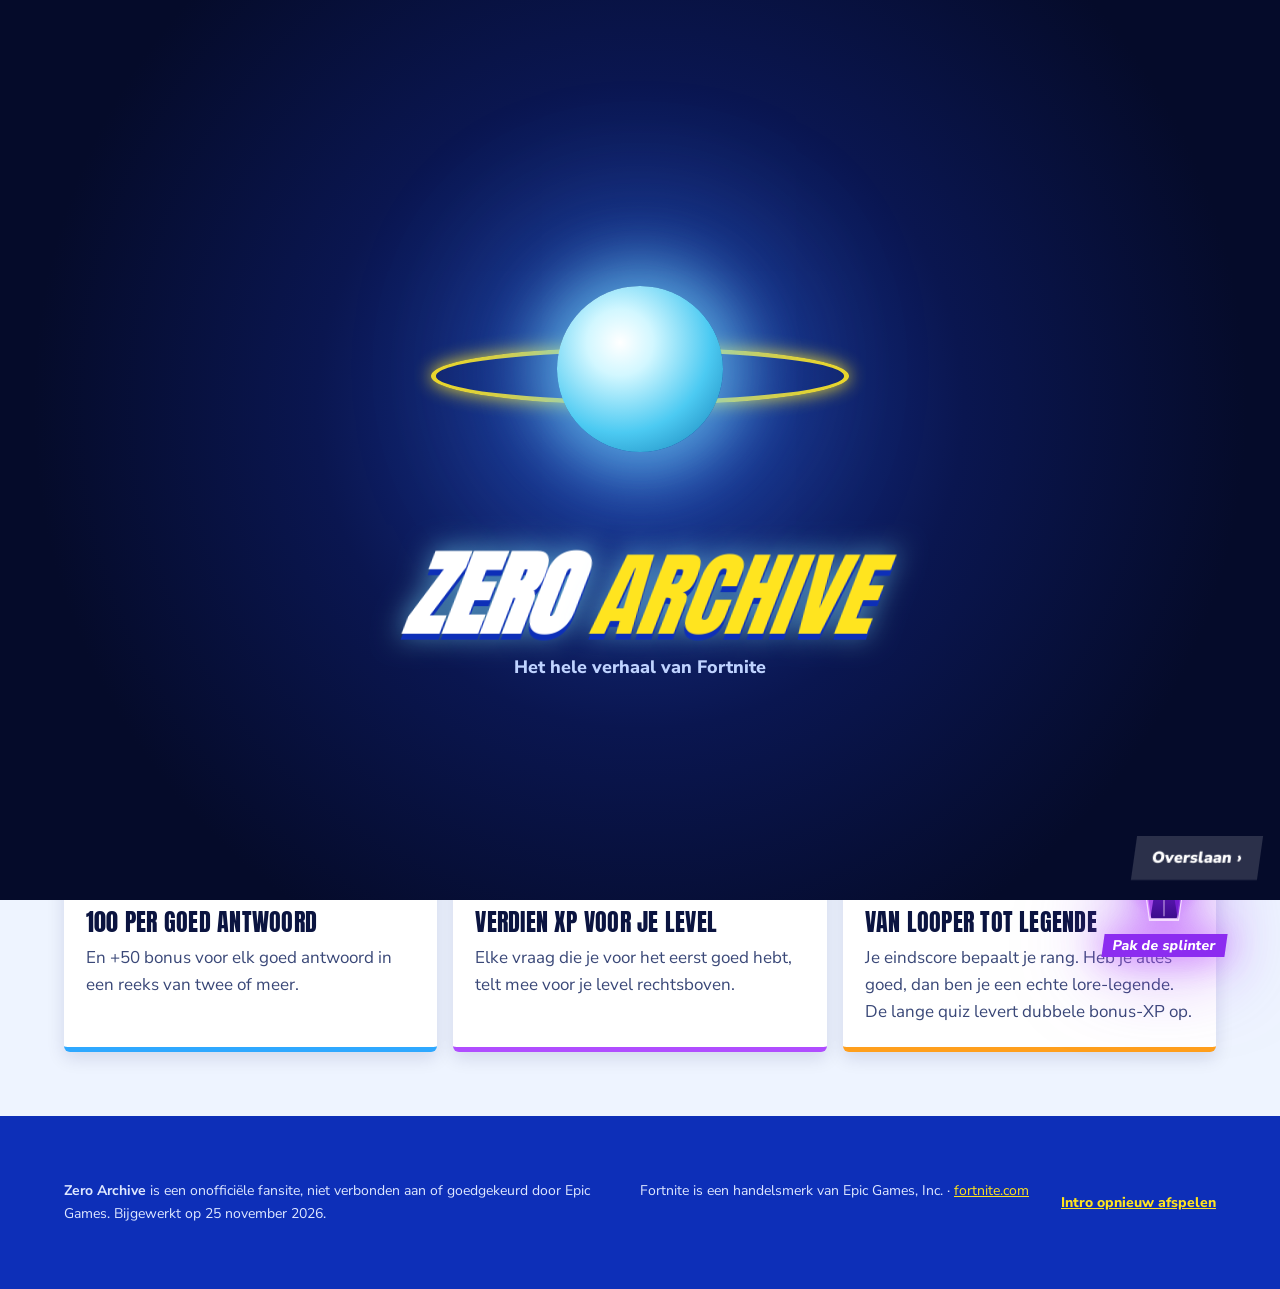
<file: quiz.html>
<!DOCTYPE html>
<html lang="nl">
<head>
<meta charset="utf-8">
<meta name="viewport" content="width=device-width, initial-scale=1">
<title>Zero Archive · Lore-quiz</title>
<link rel="preconnect" href="https://fonts.googleapis.com">
<link href="https://fonts.googleapis.com/css2?family=Anton&family=Nunito+Sans:opsz,wght@6..12,400;6..12,700;6..12,800;6..12,900&display=swap" rel="stylesheet">
<link rel="stylesheet" href="site.css">
<script>try{if(!sessionStorage.getItem("zaIntro")&&!matchMedia("(prefers-reduced-motion: reduce)").matches)document.documentElement.classList.add("intro-on")}catch(e){}</script>
</head>
<body>
<div id="prog" aria-hidden="true"></div>
<nav><div class="wrap">
  <a class="brand" href="index.html">Zero <span>Archive</span></a>
  <div class="links scroll">
    <a href="index.html#tijdlijn">Tijdlijn</a><a href="index.html#seven">The Seven</a><a href="index.html#geno">Geno</a><a href="index.html#comics">Comics</a><a href="index.html#events">Events</a><a href="quiz.html" aria-current="page">Quiz</a><a href="personages.html">Personages</a><a href="out-of-time.html" class="hot">Out of Time</a>
  </div>
</div></nav>

<header class="band hero small" style="padding-bottom:clamp(64px,7vw,96px)"><div class="wrap split">
  <div>
    <p class="crumbs"><a href="index.html">Zero Archive</a> › Lore-quiz</p>
    <span class="tagl" id="poolTag">Kies 10 of 20 vragen · alles staat op de site</span>
    <h1>Ben jij een echte <em>lore-legende</em>?</h1>
    <p class="lead">Willekeurige vragen over de Zero Point, The Seven, Geno en Out of Time. Elk goed antwoord levert XP op, en een reeks goede antwoorden levert bonuspunten op. Weet je het niet? Na elke vraag zie je het antwoord en waar het op de site staat.</p>
    <div class="btns"><button class="btn y" id="go" type="button" data-n="10">Snelle quiz (10)</button><button class="btn y" id="go20" type="button" data-n="20">Lange quiz (20)</button><a class="btn w" href="index.html#tijdlijn">Eerst nog even lezen</a></div>
    <p class="when" id="best" style="margin-top:16px"></p>
  </div>
  <div class="fig" aria-hidden="true" style="min-height:300px">
    <svg viewBox="0 0 300 300" style="position:absolute;inset:0;width:100%;height:100%">
      <defs><radialGradient id="qzg"><stop offset="0" stop-color="#ffffff"/><stop offset=".5" stop-color="#bff1ff"/><stop offset="1" stop-color="#2ea8ff"/></radialGradient></defs>
      <circle cx="150" cy="150" r="96" fill="url(#qzg)" class="pulse" style="transform-origin:150px 150px"/>
      <ellipse cx="150" cy="160" rx="140" ry="36" fill="none" stroke="#ffe41f" stroke-width="5"/>
      <text x="150" y="190" text-anchor="middle" font-family="Anton,Impact,sans-serif" font-size="120" fill="#0d2fb8">?</text>
    </svg>
  </div>
</div></header>

<section class="band" id="quiz"><div class="wrap">
  <div class="qz" id="qz" hidden>
    <div class="qz-top">
      <span class="tag" id="qNum" style="--r:var(--blue)">Vraag 1/10</span>
      <span class="qz-score" id="qScore">0 punten</span>
      <span class="qz-streak" id="qStreak" hidden></span>
    </div>
    <div class="meter" aria-hidden="true"><i id="qBar"></i></div>
    <h2 id="qText" tabindex="-1"></h2>
    <div class="qz-opts" id="qOpts" role="group" aria-labelledby="qText"></div>
    <div class="qz-fb" id="qFb" aria-live="polite" hidden></div>
    <div class="btns" style="margin-top:18px"><button class="btn y" id="next" type="button" hidden>Volgende vraag</button></div>
  </div>
  <div class="qz-end" id="end" hidden>
    <span class="tag" id="rankTag" style="--r:var(--leg)">Resultaat</span>
    <h2 id="rank"></h2>
    <p class="intro" id="endTxt"></p>
    <div class="facts" id="endStats"></div>
    <h3 style="margin-top:28px">Jouw antwoorden</h3>
    <ol class="qz-review" id="review"></ol>
    <div class="btns" style="margin-top:20px"><button class="btn y" id="again" type="button">Nog een keer (nieuwe vragen)</button><button class="btn w" id="copy" type="button">Kopieer je score</button></div>
  </div>
  <div id="startHint"><h2>Hoe werkt het?</h2>
    <div class="grid">
      <article class="card" style="--r:var(--rare)"><span class="rar">Punten</span><h3>100 per goed antwoord</h3><p>En +50 bonus voor elk goed antwoord in een reeks van twee of meer.</p></article>
      <article class="card" style="--r:var(--epic)"><span class="rar" style="--r:var(--epic)">XP</span><h3>Verdien XP voor je level</h3><p>Elke vraag die je voor het eerst goed hebt, telt mee voor je level rechtsboven.</p></article>
      <article class="card" style="--r:var(--leg)"><span class="rar" style="--r:var(--leg)">Rang</span><h3>Van Looper tot legende</h3><p>Je eindscore bepaalt je rang. Heb je alles goed, dan ben je een echte lore-legende. De lange quiz levert dubbele bonus-XP op.</p></article>
    </div>
  </div>
</div></section>

<footer class="band"><div class="wrap">
  <p><strong>Zero Archive</strong> is een onofficiële fansite, niet verbonden aan of goedgekeurd door Epic Games. Bijgewerkt op 25 november 2026.</p>
  <p>Fortnite is een handelsmerk van Epic Games, Inc. · <a href="https://www.fortnite.com">fortnite.com</a></p>
</div></footer>

<script src="shared.js"></script>
<script>
{
/* [id, question, correct, [wrong x3], explanation, link] */
const Q=[
 ["loop","Hoe lang duurt één ronde van de Loop ongeveer?","22 minuten",["10 minuten","45 minuten","Een uur"],"Een ronde duurt ongeveer 22 minuten. Wie wint, ontsnapt, maar wordt daarna weer meegezogen.","index.html#basis"],
 ["io","Wie stichtte de Imagined Order?","Geno",["Doctor Slone","Agent Jones","The Origin"],"Geno vond de Zero Point meer dan duizend jaar geleden en richtte de IO op om hem te beheersen.","personages.html#geno"],
 ["meteor","Wie lag er in de meteoriet van Chapter 1?","The Visitor",["The Scientist","The Foundation","Kevin de kubus"],"In Season 4 stapte The Visitor uit de meteoriet, het eerste lid van The Seven dat we zagen.","index.html#tijdlijn"],
 ["end1","Hoe eindigde Chapter 1?","Een zwart gat slokte het eiland op",["Het eiland draaide om","Alles werd verchroomd","Een vulkaan barstte uit"],"Bij The End op 13 oktober 2019 verdween alles in een zwart gat.","index.html#events"],
 ["rock","Wie spreekt The Foundation in?","Dwayne Johnson",["Rahul Kohli","Ben Starr","Brie Larson"],"The Foundation wordt ingesproken door Dwayne “The Rock” Johnson.","personages.html#foundation"],
 ["mecha","Wie bestuurde de Mecha?","The Paradigm",["The Order","The Imagined","Doctor Slone"],"The Paradigm stuurde de Mecha in The Final Showdown en opnieuw bij Collision.","index.html#seven"],
 ["ageless","Wie is The Ageless uit Chapter 4?","Een jongere versie van Geno",["De vader van Hope","De oprichter van The Seven","Een vampier"],"The Ageless regeerde over Oathbound en is een Snapshot van een jongere Geno.","index.html#geno"],
 ["underground","Wie richtte The Underground op?","Hope",["Jones","Midas","Montague"],"Hope wees The Society af en begon in Chapter 5 haar eigen verzet: The Underground.","personages.html#hope"],
 ["doom","Wie bleek The Wanderer te zijn?","Doctor Doom",["Zeus","Geno","Megalo Don"],"In Chapter 5 Season 4 bleek The Wanderer Doctor Doom te zijn, die de kracht van Pandora's Box opslokte.","index.html#tijdlijn"],
 ["zerowar","In welke comic verdwijnt Geno in de Zero Point?","Fortnite x Marvel: Zero War",["Batman/Fortnite: Zero Point","Nexus War: Thor","Batman/Fortnite: Foundation"],"In Zero War stapt Geno in de Zero Point en wordt hij over het Omniverse verspreid.","index.html#comics"],
 ["shattered","Wat was de grote twist van Shattered?","The Visitor bleek Geno te zijn",["The Foundation werd een schurk","Hope verloor haar geheugen","De Ice King werd held"],"Aan het eind schoot The Visitor Jones neer en zette zijn helm af: het was Geno.","out-of-time.html"],
 ["innovation","Welke codenaam kreeg Doctor Slone in The New Seven?","The Innovation",["The Prophecy","The Guardian","The Singularity"],"Slone werd The Innovation, het technische brein van het team.","personages.html#slone"],
 ["prophecy","Welke codenaam kreeg Hope?","The Prophecy",["The Innovation","The Origin","The Order"],"Hope kreeg haar visioenen terug en werd The Prophecy.","personages.html#hope"],
 ["stabilizer","Wat hackte Geno bij het event Unstable?","The Stabilizer",["The Collider","The Spire","De Dark Harvester"],"Geno en de Dark Voyager braken via een achterdeur in The Stabilizer en namen de Zero Point mee.","out-of-time.html"],
 ["chest","Wat zit er in de schatkist van Treasure Hunters?","Een splinter van de Zero Point",["Pandora's Box","De helm van The Visitor","Kevin de kubus"],"Een superhack trok een kist binnen met een Zero Point-splinter op slot erin.","out-of-time.html"],
 ["oscar","Welke piraat stuurde Geno op de splinter af?","Oscar",["Captain X","Midas","Syd"],"Geno stuurde Oscar naar Crossbones Isle om de splinter te halen.","personages.html#oscar"],
 ["time","Hoe laat begint Out of Time in Nederland?","20:00",["18:00","21:30","14:00"],"Het event begint om 20:00 Nederlandse tijd (14:00 ET). De wachtrij opent om 19:20.","out-of-time.html"],
 ["cube","Wat vernietigde Jones met zijn rode kubus?","De Dark Presence",["De Death Star","The Herald","Het moederschip"],"Aan het eind van Chapter 6 vernietigde Jones de Dark Presence met zijn rode kubus.","personages.html#jones"],
 ["zerohour","Hoeveel spelers zagen Zero Hour, de finale van Chapter 6?","10,5 miljoen",["2 miljoen","25 miljoen","500.000"],"Zero Hour trok 10,5 miljoen spelers.","index.html#basis"],
 ["seasonx","Waar was “Out of Time” eerder al de slogan van?","Season X van Chapter 1",["Chapter 2 Season 1","De Big Bang","Remix"],"“Out of Time” was ook de slogan van Season X. In OG hangt de teller boven de Zero Point en de raket.","out-of-time.html"],
 ["daughters","Hoe heten de dochters van Geno?","The Imagined en The Order",["Hope en Valeria","The Paradigm en Singularity","Jade en Nisha"],"The Imagined en The Order zijn Geno's genetisch aangepaste dochters. Ze kozen allebei de kant van The Seven.","index.html#seven"],
 ["voyager","Wie verraadde de Ice King bij Shattered?","De Dark Voyager",["The Foundation","Jones","Captain X"],"De Dark Voyager zoog de levenskracht van de Ice King op en maakte de Zero Point compleet.","personages.html#dark-voyager"],
 ["captainx","Wie leidt de schattenjacht in Treasure Hunters?","Captain X",["Oscar","Midas","The Order"],"Captain X is het gemaskerde brein achter de jacht op de sleutel van de kist.","personages.html#captain-x"],
 ["reveal","Wanneer wordt de identiteit van Captain X onthuld?","Tijdens Out of Time",["Bij de start van Chapter 8","Bij The Streamer Awards","Nooit, dat blijft geheim"],"Epic bevestigde dat zijn masker afgaat tijdens het event Out of Time op 5 december.","out-of-time.html"],
 ["harvester","Hoe heet het schip van de Dark Voyager?","De Dark Harvester",["Het moederschip","The Spire","De Battle Bus"],"Met de Dark Harvester verzamelde de Dark Voyager de Zero Shards.","personages.html#dark-voyager"],
 ["frozen","Wie werd bij Shattered bevroren door de Ice King?","The Foundation",["Jones","Hope","The Order"],"De Ice King won de rivaliteit en bevroor The Foundation, die daarna verdween.","personages.html#foundation"],
 ["isle","Op welk eiland landen Hope en Jones met de schatkist?","Crossbones Isle",["Oninoshima","Helios","Springfield"],"In Treasure Hunters landen ze met de kist op Crossbones Isle.","out-of-time.html"],
 ["coast","Hoe heet het eiland nadat de Zero Point bij Shattered weer heel werd?","Shattered Coast",["Golden Coast","Reality Zero","The Flipside"],"Het hervormde eiland heet de Shattered Coast, en dat valt nu langzaam uit elkaar.","index.html#woorden"],
 ["sprites","Wat hielp de vergiftigde Jones genezen?","Sprites",["Een Chug Jug","Pandora's Box","De rode kubus"],"De Sprites uit Chapter 7, gemaakt van Zero Point-materiaal, hielpen Jones genezen.","personages.html#jones"],
 ["wrixel","Met wie bouwde Slone de superhack?","Wrixel",["Singularity","Captain X","The Scientist"],"Slone en Wrixel bouwden een superhack om de splinter binnen te halen, maar kregen een schatkist.","personages.html#slone"],
 ["skyfire","Wat deed Slone tijdens Operation Sky Fire?","Ze liet de Loopers achter op het moederschip",["Ze bestuurde de Mecha","Ze stal de gouden kubus","Ze vluchtte naar Reality 783"],"Slone stuurde Loopers op het moederschip af en liet ze daar achter.","personages.html#slone"],
 ["kado","Welke vampier kwam in Chapter 4 Season 4 naar het eiland?","Kado Thorne",["The Ageless","Megalo Don","Daigo"],"Kado Thorne kwam met zijn Eclipse; Slone liet zijn tijdmachine stelen.","index.html#tijdlijn"],
 ["chrome","Wat verspreidde The Herald over het eiland?","Chrome",["Goud","IJs","Lava"],"The Herald verchroomde alles in Chapter 3, zelfs The Scientist.","index.html#tijdlijn"],
 ["spire","Wat bouwde The Foundation om de Zero Point in te dammen?","The Spire",["The Collider","The Stabilizer","The Device"],"In Chapter 2 Season 6 bouwde The Foundation The Spire.","personages.html#foundation"],
 ["galactus","Wie at in Chapter 2 de Battle Buses op?","Galactus",["Zeus","Doctor Doom","De Cube Queen"],"Galactus slokte de Battle Buses op voordat hij werd teruggestuurd.","index.html#tijdlijn"],
 ["pandora","Wat ging er open aan het eind van Chapter 5 Season 1?","Pandora's Box",["The Vault","Een zwart gat","The Spire"],"In maart 2024 ging Pandora's Box open.","index.html#events"],
 ["zeus","Welke god verslaat de Looper in Chapter 5 Season 2?","Zeus",["Ares","Hades","Poseidon"],"De Looper werd Hero of Mortals en versloeg Zeus.","index.html#tijdlijn"],
 ["oninoshima","Hoe heet Reality 783, waar in Chapter 6 een Zero Point-scherf neerstortte?","Oninoshima",["Helios","Olympus","Springfield"],"Een stuk Zero Point stortte neer op Oninoshima en wekte de demonen.","index.html#tijdlijn"],
 ["goldcube","Wat werd er zichtbaar in het moederschip na Operation Sky Fire?","Een gouden kubus",["Een paarse splinter","De helm van Geno","Pandora's Box"],"Na het uitschakelen van het moederschip werd een gouden kubus zichtbaar.","index.html#tijdlijn"],
 ["kevin","Hoe noemden fans de paarse kubus uit Chapter 1?","Kevin",["Steve","Cubey","The Herald"],"De paarse kubus kreeg van fans de bijnaam Kevin.","index.html#tijdlijn"],
 ["batmanloop","In welke comic belandt Batman in de Loop?","Batman/Fortnite: Zero Point",["Fortnite x Marvel: Zero War","Nexus War: Thor","Fortnite x Sonic"],"In Batman/Fortnite: Zero Point raakt Batman zijn geheugen kwijt in de Loop.","index.html#comics"],
 ["gage","Wie schreef zowel Batman/Fortnite: Zero Point als Zero War?","Christos Gage",["Donny Cates","Donald Mustard alleen","Ben Starr"],"Christos Gage schreef beide, met een verhaal van Donald Mustard van Epic.","index.html#comics"],
 ["cheat","Wat verstopte Hope in haar kunstwerken?","Een cheatcode tegen Geno's invloed",["De sleutel van de kist","Een kaart naar Reality 616","Een foto van Captain X"],"Hope verstopte een cheatcode die de Looper bevrijdt van Geno's invloed.","personages.html#hope"],
 ["test","Hoeveel XP leverde de spoilervrije servertest op?","80.000 XP",["10.000 XP","250.000 XP","1 miljoen XP"],"De servertest voor Out of Time leverde 80.000 XP op.","out-of-time.html"],
 ["timer","Waar hangt de Out of Time-teller in Battle Royale?","Boven The Chest",["Boven Dusty Depot","Op de Battle Bus","In de lobby"],"In BR hangt de teller boven The Chest; in OG boven de Zero Point en de raket van Dusty Depot.","out-of-time.html"],
 ["fracture","Welk event sloot Chapter 3 af?","Fracture",["Collision","The Big Bang","Zero Hour"],"Fracture op 3 december 2022: Chrome nam alles over en het eiland brak.","index.html#events"]];
const RANKS=[[0,"Nieuwe Looper","Iedereen begint ergens. Lees de tijdlijn en probeer het opnieuw."],[4,"Rift-reiziger","Je kent de grote lijnen. Nog een paar chapters en je hoort erbij."],[7,"Lid van The Seven","Sterk! Je weet meer dan de meeste spelers in de lobby."],[9,"Zero Point-meester","Bijna perfect. Geno zou je liever niet tegenkomen."],[10,"Lore-legende","Alles goed. Jij bent klaar voor Out of Time."]];
const $=id=>document.getElementById(id);
const shuffle=a=>{a=a.slice();for(let i=a.length-1;i>0;i--){const j=Math.random()*(i+1)|0;[a[i],a[j]]=[a[j],a[i]]}return a};
let NQ=10,set=[],i=0,score=0,good=0,streak=0,best=0,log=[];
let rec=0;try{rec=+localStorage.getItem('zaQuizBest')||0}catch(e){}
document.getElementById('poolTag').textContent=`Kies 10 of 20 vragen uit ${Q.length} · alles staat op de site`;
const showBest=()=>{$('best').textContent=rec?`Jouw beste score: ${rec} punten`:''};showBest();

function start(n){NQ=n||NQ;set=shuffle(Q).slice(0,NQ);i=0;score=0;good=0;streak=0;best=0;log=[];
  $('startHint').hidden=true;$('end').hidden=true;$('qz').hidden=false;show();$('quiz').scrollIntoView({behavior:'smooth'})}
function show(){const q=set[i];
  $('qNum').textContent=`Vraag ${i+1}/${NQ}`;$('qBar').style.width=(i/NQ*100)+'%';$('qScore').textContent=score+' punten';
  $('qText').textContent=q[1];$('qFb').hidden=true;$('next').hidden=true;
  const opts=shuffle([q[2],...q[3]]);
  $('qOpts').innerHTML=opts.map((o,k)=>`<button type="button" class="opt" data-v="${k}"><b>${'ABCD'[k]}</b><span></span></button>`).join('');
  $('qOpts').querySelectorAll('.opt').forEach((b,k)=>{b.querySelector('span').textContent=opts[k];b.dataset.ok=opts[k]===q[2]?'1':''});
  $('qText').focus({preventScroll:true});
}
$('qOpts').addEventListener('click',e=>{const b=e.target.closest('.opt');if(!b||$('qOpts').classList.contains('done'))return;
  const q=set[i],ok=b.dataset.ok==='1',r=b.getBoundingClientRect(),x=r.left+r.width/2,y=r.top+r.height/2;
  $('qOpts').classList.add('done');
  $('qOpts').querySelectorAll('.opt').forEach(o=>{o.disabled=true;if(o.dataset.ok)o.classList.add('right')});
  if(ok){streak++;good++;const pts=100+(streak>1?50:0);score+=pts;best=Math.max(best,streak);
    window.FX&&FX.burst(x,y,60,11);window.FX&&FX.give&&FX.give('quiz:'+q[0],80,x,y-40);
    $('qFb').className='qz-fb ok';$('qFb').innerHTML='';$('qFb').append(Object.assign(document.createElement('b'),{textContent:streak>1?`Goed! +${pts} (reeks ×${streak})`:`Goed! +${pts}`}));
  }else{streak=0;b.classList.add('wrong');b.classList.remove('shake');void b.offsetWidth;b.classList.add('shake');
    $('qFb').className='qz-fb no';$('qFb').innerHTML='';$('qFb').append(Object.assign(document.createElement('b'),{textContent:'Helaas! Het juiste antwoord is: '+q[2]}))}
  const p=document.createElement('p');p.textContent=q[4]+' ';const a=document.createElement('a');a.href=q[5];a.textContent='Lees meer op de site';p.append(a);$('qFb').append(p);
  $('qFb').hidden=false;$('qScore').textContent=score+' punten';
  $('qStreak').hidden=streak<2;$('qStreak').textContent=`Reeks ×${streak}`;
  log.push([q[1],q[2],b.querySelector('span').textContent,ok]);
  $('next').textContent=i===NQ-1?'Bekijk je resultaat':'Volgende vraag';$('next').hidden=false;$('next').focus({preventScroll:true});
});
$('next').addEventListener('click',()=>{$('qOpts').classList.remove('done');i++;if(i<NQ)show();else finish()});
function finish(){$('qz').hidden=true;$('end').hidden=false;$('qBar').style.width='100%';
  const pct=good/NQ*10,rk=RANKS.filter(r=>pct>=r[0]).pop();$('rank').textContent=rk[1];$('endTxt').textContent=`${good} van de ${NQ} goed. ${rk[2]}`;
  const newRec=score>rec;if(newRec){rec=score;try{localStorage.setItem('zaQuizBest',rec)}catch(e){}showBest()}
  $('endStats').innerHTML=`<div class="fact"><b>${score}</b><span>punten${newRec?' · nieuw record!':''}</span></div><div class="fact"><b>${good}/${NQ}</b><span>goede antwoorden</span></div><div class="fact"><b>×${best}</b><span>langste reeks</span></div>`;
  $('review').innerHTML='';log.forEach(([q,c,g,ok])=>{const li=document.createElement('li');li.className=ok?'ok':'no';
    const b=document.createElement('b');b.textContent=q;const s=document.createElement('span');s.textContent=ok?`Goed: ${c}`:`Jij: ${g} · Juist: ${c}`;li.append(b,s);$('review').append(li)});
  $('end').scrollIntoView({behavior:'smooth'});
  if(window.FX){const n=pct>=9?4:pct>=7?2:1;for(let k=0;k<n;k++)setTimeout(()=>FX.burst(innerWidth*(.25+Math.random()*.5),innerHeight*(.3+Math.random()*.3),110,15),k*350);FX.give&&good===NQ&&FX.give('quiz:perfect'+NQ,NQ===20?1000:500,innerWidth/2,innerHeight/2)}
}
$('go').addEventListener('click',()=>start(10));$('go20').addEventListener('click',()=>start(20));$('again').addEventListener('click',()=>start());
$('copy').addEventListener('click',async e=>{const t=`Ik haalde ${good}/${NQ} (${score} punten) in de Zero Archive lore-quiz: ${$('rank').textContent}!`;
  try{await navigator.clipboard.writeText(t);e.target.textContent='Gekopieerd!'}catch(err){e.target.textContent='Kopiëren lukt hier niet'}setTimeout(()=>e.target.textContent='Kopieer je score',1800)});
}
</script>
<script src="fx.js"></script>
</body>
</html>
</file>
<file: site.css>
/* VOICE: de lobby en de item shop: luid, vrolijk, spannend, alsof je op een nieuw seizoen wacht
   IDEA: het verhaal als item shop: elk seizoen een item-tegel in zijn rarity-kleur, elk event Legendary
   PICTURE: blauwe lucht, paarse stormmuur, gloeiende Zero Point boven het eiland met de Loop eromheen
   COLOUR and TYPE: Fortnite-blauw dominant, stormpaars steun, geel accent, rarity-kleuren; Anton (schuin, hoofdletters) + Nunito Sans
   LAYOUT: lobby-hero met gele aftelklok, banden met schuine randen, tabbed tijdlijn met tegels, kaarten voor Seven/comics/events */
:root{color-scheme:light dark;
--bg:light-dark(#eef4ff,#0a1030);--bg2:light-dark(#dfe9ff,#0f1842);--card:light-dark(#ffffff,#162257);
--ink:light-dark(#0b1440,#f2f6ff);--soft:light-dark(#3a4878,#b8c6f0);--line:light-dark(#c9d7f7,#2a3a80);
--blue:#1b5cff;--blue2:#38a8ff;--sky1:light-dark(#2f7bff,#14246e);--sky2:light-dark(#7cc4ff,#24409e);
--storm:#8c2cf0;--storm2:#c25bff;--yel:#ffe41f;--yelD:#c9a800;--io:#ff2e4a;
--com:#8a94a6;--unc:#5bd13f;--rare:#2ea8ff;--epic:#b04dff;--leg:#ff9f1c;--myth:#ffd400}
:root[data-theme=light]{color-scheme:light}:root[data-theme=dark]{color-scheme:dark}
*{box-sizing:border-box;min-width:0}
body{margin:0;background:var(--bg);color:var(--ink);font:17px/1.6 "Nunito Sans",system-ui,sans-serif;overflow-x:clip}
h1,h2,h3{font-family:Anton,Impact,"Arial Narrow",sans-serif;font-weight:400;line-height:1.02;text-wrap:balance;margin:0 0 .4em;text-transform:uppercase;letter-spacing:.01em}
h1,h2{font-style:italic;transform:skewX(-6deg);transform-origin:left}
h2{font-size:clamp(36px,5.4vw,52px)}h3{font-size:24px}
p{margin:0 0 1em;max-width:68ch}
a{color:inherit}
.band{padding:clamp(32px,5vw,72px) max(5vw,16px)}
.wrap{max-width:1240px;margin:0 auto}
.alt{background:var(--bg2)}
.intro{color:var(--soft);font-size:18px}
.scroll{overflow-x:auto}.scroll a,.scroll button{flex:none}html{scroll-padding-top:76px;scroll-behavior:smooth}
@media(prefers-reduced-motion:reduce){html{scroll-behavior:auto}}
#prog{position:fixed;top:0;left:0;height:4px;width:0;background:var(--yel);z-index:9;box-shadow:0 0 10px var(--yel)}

nav{position:sticky;top:0;z-index:6;background:linear-gradient(90deg,#0d2fb8,#1b5cff);color:#fff;box-shadow:0 4px 0 rgba(0,0,0,.25)}
nav .wrap{display:flex;align-items:center;gap:18px;padding:8px max(5vw,16px)}
.brand{font-family:Anton,sans-serif;font-size:24px;font-style:italic;text-decoration:none;white-space:nowrap;text-transform:uppercase}
.brand span{color:var(--yel)}
nav .links{display:flex;gap:4px;margin-left:auto}
nav .links a{text-decoration:none;font-weight:900;padding:12px 12px;white-space:nowrap;transform:skewX(-8deg)}
nav .links a:hover,nav .links a:focus-visible{background:var(--yel);color:#1a1300;outline:none}
@media(max-width:900px){nav{position:static}}

.hero{background:linear-gradient(180deg,var(--sky1) 0%,var(--sky2) 100%);color:#fff;position:relative;overflow:hidden;padding-bottom:clamp(48px,7vw,96px);clip-path:polygon(0 0,100% 0,100% calc(100% - 40px),0 100%)}
.hero .wrap{display:grid;grid-template-columns:minmax(0,6fr) minmax(0,6fr);gap:28px;align-items:center;position:relative}
.hero h1{font-size:clamp(48px,7.4vw,92px);text-shadow:0 5px 0 rgba(0,0,0,.25)}
.hero h1 em{font-style:inherit;color:var(--yel)}
.tagl{display:inline-block;background:var(--storm);color:#fff;font-weight:900;padding:4px 12px;transform:skewX(-8deg);margin-bottom:14px}
.hero .lead{color:#eef5ff;font-size:19px;text-shadow:0 1px 0 rgba(0,0,0,.2)}
.clock{display:flex;flex-wrap:wrap;gap:10px;margin:8px 0 8px}
.clock div{background:var(--yel);color:#1a1300;padding:8px 16px 6px;min-width:92px;text-align:center;transform:skewX(-8deg);box-shadow:0 5px 0 var(--yelD)}
.clock b{display:block;font-family:Anton,sans-serif;font-size:clamp(34px,4.8vw,48px);line-height:1}
.clock small{font-size:14px;font-weight:900}
.when{font-weight:800;margin:12px 0 20px}
.btns{display:flex;flex-wrap:wrap;gap:12px}
.btn{display:inline-flex;align-items:center;min-height:48px;padding:0 22px;font-weight:900;text-decoration:none;font-size:17px;transform:skewX(-8deg);border:0;cursor:pointer;font-family:inherit}
.btn.y{background:var(--yel);color:#1a1300;box-shadow:0 5px 0 var(--yelD)}
.btn.w{background:#fff;color:#0d2fb8;box-shadow:0 5px 0 #9fb6e8}
.btn:hover{filter:brightness(1.07)}.btn:active{transform:skewX(-8deg) translateY(3px);box-shadow:none}
.btn:focus-visible{outline:3px solid #fff;outline-offset:3px}
.fig{position:relative;min-height:460px}.fig>svg{position:absolute;inset:0;width:100%;height:100%}
.spin{transform-origin:300px 260px;animation:spin 60s linear infinite}
.pulse{transform-origin:300px 260px;animation:pulse 4s ease-in-out infinite}
.cloud{animation:drift 30s linear infinite alternate}
@keyframes spin{to{transform:rotate(360deg)}}@keyframes pulse{50%{transform:scale(1.06)}}@keyframes drift{to{transform:translateX(40px)}}
@media(prefers-reduced-motion:reduce){.spin,.pulse,.cloud{animation:none}}
@media(max-width:760px){.hero .wrap{grid-template-columns:1fr}.fig{min-height:320px;order:-1}}

.facts{display:grid;grid-template-columns:repeat(auto-fit,minmax(min(100%,220px),1fr));gap:14px;margin-top:22px}
.fact{background:var(--storm);color:#fff;padding:18px 20px;position:relative;clip-path:polygon(0 0,100% 0,96% 100%,0 100%)}
.fact b{display:block;font-family:Anton,sans-serif;font-size:30px;line-height:1.05;color:var(--yel);text-transform:uppercase}
.fact span{font-weight:700;color:#f1e6ff}

.grid{display:grid;grid-template-columns:repeat(auto-fit,minmax(min(100%,250px),1fr));gap:16px;margin-top:22px}
.card{background:var(--card);border-radius:6px;padding:22px;border-bottom:5px solid var(--r,var(--rare));box-shadow:0 6px 18px rgba(10,20,80,.12)}
.card p{color:var(--soft);margin:0}
.rar{display:inline-block;font-size:13px;font-weight:900;color:#fff;background:var(--r,var(--rare));padding:2px 10px;transform:skewX(-8deg);margin-bottom:10px}

.tabs{display:flex;gap:8px;margin:22px 0 6px;padding:4px 4px 10px}
.tabs button{min-height:48px;padding:0 18px;border:0;background:var(--card);color:var(--ink);font:400 20px Anton,sans-serif;text-transform:uppercase;cursor:pointer;white-space:nowrap;transform:skewX(-8deg);box-shadow:0 4px 0 var(--line)}
.tabs button[aria-selected=true]{background:var(--yel);color:#1a1300;box-shadow:0 4px 0 var(--yelD)}
.tabs button:focus-visible{outline:3px solid var(--blue);outline-offset:3px}
.chhead{margin:22px 0 6px}
.chhead h3{font-size:clamp(30px,4vw,40px);margin:0;font-style:italic}
.chhead p{color:var(--soft);font-size:19px;font-weight:700;margin:4px 0 0}
.tl{list-style:none;padding:0;margin:18px 0 0;display:grid;gap:14px}
.tl li{display:grid;grid-template-columns:112px minmax(0,1fr);gap:20px;background:var(--card);border-radius:6px;padding:16px;align-items:start;border-left:6px solid var(--r);box-shadow:0 4px 14px rgba(10,20,80,.1);cursor:default}
.tl li:focus{outline:none}.tl li:focus-visible{box-shadow:0 0 0 3px var(--blue)}
.art{width:112px;height:112px;border-radius:6px;overflow:hidden;transition:transform .2s;box-shadow:inset 0 0 0 2px rgba(255,255,255,.35)}
.art svg{width:100%;height:100%;display:block}
.tl li:hover .art,.tl li:focus-within .art{transform:scale(1.06) rotate(-2deg)}
.meta{display:flex;flex-wrap:wrap;gap:6px 10px;align-items:center;margin-bottom:4px}
.meta .s{font-weight:900;color:var(--soft)}
.tl h3{margin:0 0 6px;font-size:26px}
.tl p{color:var(--soft);margin:0}
.twist{margin-top:10px;font-weight:800;color:var(--ink);background:light-dark(#fff6c2,#3a3410);border-left:4px solid var(--yel);padding:6px 12px;border-radius:0 6px 6px 0}
.evt{display:inline-block;font-size:13px;font-weight:900;color:#1a1300;background:var(--yel);padding:2px 10px;transform:skewX(-8deg);white-space:nowrap}
@media(max-width:600px){.tl li{grid-template-columns:76px minmax(0,1fr);gap:14px}.art{width:76px;height:76px}.tl h3{font-size:22px}}

.roster{display:grid;grid-template-columns:repeat(auto-fit,minmax(min(100%,210px),1fr));gap:14px;margin-top:20px}
.item{background:var(--card);border-radius:6px;overflow:hidden;box-shadow:0 6px 18px rgba(10,20,80,.12);display:flex;flex-direction:column}
.item .ic{aspect-ratio:16/10}.item .ic svg{width:100%;height:100%;display:block}
.item .nm{background:var(--r);color:#fff;padding:8px 14px}
.item .nm h3{margin:0;font-size:22px}.item .nm small{font-weight:800;opacity:.9}
.item p{padding:12px 14px 16px;margin:0;color:var(--soft);font-size:16px}
.sub{margin-top:44px}

.wanted{display:grid;grid-template-columns:minmax(0,5fr) minmax(0,7fr);gap:28px;align-items:start}
.poster{background:linear-gradient(160deg,#2a0610,#5c0a1c);color:#ffe9ec;padding:24px;border-radius:6px;border:3px solid var(--io);box-shadow:0 8px 0 #6b0716}
.poster h3{font-size:44px;color:#fff;font-style:italic;margin:0}
.poster .lab{display:inline-block;background:var(--io);color:#fff;font-weight:900;padding:2px 10px;transform:skewX(-8deg);margin-bottom:10px}
.poster svg{width:100%;height:auto;display:block;margin:12px 0}
.poster dl{margin:0}.poster div{padding:8px 0;border-top:1px solid rgba(255,255,255,.18)}
.poster dt{font-size:14px;font-weight:900;color:#ff8a9a}.poster dd{margin:0}
.steps{list-style:none;padding:0;margin:0;display:grid;gap:12px;counter-reset:g}
.steps li{background:var(--card);border-radius:6px;padding:14px 16px 14px 66px;position:relative;box-shadow:0 4px 14px rgba(10,20,80,.1)}
.steps li::before{counter-increment:g;content:counter(g);position:absolute;left:14px;top:12px;width:38px;height:38px;background:var(--io);color:#fff;font:22px Anton,sans-serif;display:grid;place-items:center;transform:skewX(-8deg)}
.steps b{display:block;font-weight:900}.steps span{color:var(--soft)}
@media(max-width:820px){.wanted{grid-template-columns:1fr}}

.evs{display:grid;grid-template-columns:repeat(auto-fit,minmax(min(100%,280px),1fr));gap:14px;margin-top:22px}
.ev{background:var(--card);border-radius:6px;overflow:hidden;display:grid;grid-template-columns:86px minmax(0,1fr);box-shadow:0 4px 14px rgba(10,20,80,.1)}
.ev .dt{background:var(--r,var(--leg));color:#fff;display:flex;flex-direction:column;align-items:center;justify-content:center;padding:10px 6px;text-align:center}
.ev .dt b{font:34px/1 Anton,sans-serif}.ev .dt small{font-weight:900;white-space:nowrap}
.ev div.tx{padding:12px 14px}.ev h3{font-size:21px;margin:0 0 2px}.ev p{margin:0;color:var(--soft);font-size:16px}

.oot{background:linear-gradient(135deg,#2a0a6e,#8c2cf0 55%,#c25bff);color:#fff;clip-path:polygon(0 40px,100% 0,100% calc(100% - 40px),0 100%);padding-block:clamp(72px,8vw,110px)}
.oot .wrap{display:grid;grid-template-columns:minmax(0,7fr) minmax(0,5fr);gap:28px;align-items:start}
.oot h2{font-size:clamp(48px,7vw,84px);color:var(--yel);text-shadow:0 5px 0 rgba(0,0,0,.3)}
.oot p{color:#f1e6ff;font-size:19px}
.olist{list-style:none;padding:0;margin:0;display:grid;gap:10px}
.olist li{background:rgba(0,0,0,.25);padding:12px 16px;border-left:4px solid var(--yel)}
.olist b{color:var(--yel)}
.times{background:rgba(0,0,0,.3);padding:20px;border-radius:6px}
.times h3{color:var(--yel)}
.times div{display:flex;justify-content:space-between;gap:12px;padding:9px 0;border-bottom:1px solid rgba(255,255,255,.2)}
.times span:last-child{font-weight:900;white-space:nowrap}
.theory{margin-top:16px;padding:14px 16px;background:rgba(0,0,0,.3);border-left:4px solid var(--io)}
@media(max-width:820px){.oot .wrap{grid-template-columns:1fr}}

.search{width:100%;max-width:440px;min-height:48px;font:17px "Nunito Sans",sans-serif;padding:0 16px;border:3px solid var(--line);background:var(--card);color:var(--ink);border-radius:6px}
.search:focus-visible{outline:none;border-color:var(--yel)}
.gl{display:grid;grid-template-columns:repeat(auto-fit,minmax(min(100%,320px),1fr));gap:0 28px;margin:16px 0 0}
.gl div{padding:12px 0;border-bottom:2px solid var(--line)}
.gl dt{font-weight:900;font-size:18px}.gl dd{margin:2px 0 0;color:var(--soft)}
.empty{color:var(--soft);display:none}
.note{font-size:14px;color:var(--soft);margin-top:16px}
footer{background:#0d2fb8;color:#dfe8ff;font-size:14px}
footer .wrap{display:flex;flex-wrap:wrap;gap:10px 32px;justify-content:space-between}
footer p{margin:0}footer a{color:var(--yel)}

/* tile animations: run only while the item has .play */
.art *,.ic *{transform-box:fill-box}.art [transform],.ic [transform]{transform-box:view-box}
.c{transform-origin:center}.b{transform-origin:50% 100%}
.play .a-met{animation:met 1.1s ease-in forwards}@keyframes met{from{transform:translate(0,0)}to{transform:translate(-26px,40px)}}
.play .a-flash{animation:flash 1.1s ease-out forwards}@keyframes flash{0%,75%{opacity:0;transform:scale(.2)}85%{opacity:1;transform:scale(1.3)}100%{opacity:.6;transform:scale(1)}}
.play .a-up{animation:up 2.2s ease-in infinite}@keyframes up{0%,15%{transform:translateY(0)}100%{transform:translateY(-100px)}}
.play .a-down{animation:down 1.6s ease-out forwards}@keyframes down{from{transform:translateY(-100px)}to{transform:translateY(0)}}
.play .a-fire{animation:fire .12s linear infinite alternate}@keyframes fire{to{transform:scaleY(1.5)}}
.play .a-open{animation:open 1.2s ease-out forwards}@keyframes open{from{transform:scale(0,.3)}to{transform:scale(1,1)}}
.play .a-close{animation:open 1.2s ease-in reverse forwards}
.play .a-spin{animation:spin 2.4s linear infinite}
.play .a-pulse,.play .a-spark{animation:pulse 1s ease-in-out infinite}
.play .a-fall{animation:fall 1.6s linear infinite}@keyframes fall{from{transform:translateY(-90px)}to{transform:translateY(10px)}}
.play .a-drop{animation:fall 1s ease-in 1 forwards}
.play .a-erupt{animation:erupt 1.2s ease-out infinite}@keyframes erupt{from{transform:translate(0,0);opacity:1}to{transform:translate(var(--x,0),-34px);opacity:0}}
.play .a-l{animation:lft .8s ease-in forwards}.play .a-r{animation:rgt .8s ease-in forwards}
@keyframes lft{to{transform:translateX(16px)}}@keyframes rgt{to{transform:translateX(-16px)}}
.play .a-burst{animation:burst 1.2s ease-out forwards}@keyframes burst{0%,60%{opacity:0;transform:scale(.2)}75%{opacity:1;transform:scale(1.2)}100%{opacity:0;transform:scale(1.8)}}
.a-suck,.a-orbit,.a-hand,.a-hand2,.a-flap{transform-box:view-box;transform-origin:40px 40px}
.play .a-suck{animation:suck 1.6s ease-in infinite}@keyframes suck{from{transform:rotate(0) translateX(30px) scale(1)}to{transform:rotate(540deg) translateX(0) scale(0)}}
.play .a-sweep{animation:sweep 2s ease-in-out infinite alternate}@keyframes sweep{from{transform:translateX(-16px)}to{transform:translateX(16px)}}
.play .a-rise{animation:rise 1.4s ease-out forwards}@keyframes rise{from{transform:translateY(40px)}to{transform:translateY(0)}}
.play .a-eclipse{animation:eclipse 1.6s ease-out forwards}@keyframes eclipse{from{transform:translateX(-70px)}to{transform:translateX(0)}}
.play .a-grow{animation:grow 1.2s ease-out forwards}@keyframes grow{from{transform:scale(1,0)}to{transform:scale(1,1)}}
.play .a-bob{animation:bob 1s ease-in-out infinite alternate}@keyframes bob{to{transform:translateY(5px)}}
.play .a-blink{animation:blink .5s steps(2) infinite}@keyframes blink{50%{opacity:0}}
.play .a-flip{animation:flip 1.4s ease-in-out forwards}@keyframes flip{to{transform:scaleY(-1)}}
.play .a-orbit{animation:spin 1.2s linear infinite}
.play .a-pop{animation:pop .9s cubic-bezier(.3,1.6,.5,1) forwards}@keyframes pop{from{transform:scale(0)}to{transform:scale(1)}}
.a-hand,.a-hand2{transform-origin:40px 42px}
.play .a-hand{animation:spin 1.5s linear reverse infinite}.play .a-hand2{animation:spin 6s linear reverse infinite}
.play .a-wave{animation:wave 1.4s ease-out infinite}@keyframes wave{from{transform:scale(.2);opacity:1}to{transform:scale(2.4);opacity:0}}
.a-lid{transform-origin:0 100%}.play .a-lid{animation:lid .9s ease-out forwards}@keyframes lid{to{transform:rotate(-38deg)}}
.play .a-glow{animation:glowin 1s ease-out .3s both}@keyframes glowin{from{opacity:0;transform:scaleY(0)}to{opacity:1;transform:scaleY(1)}}
.play .a-bolt{animation:bolt 1.2s steps(1) infinite}@keyframes bolt{0%,30%,60%{opacity:0}10%,40%{opacity:1}}
.play .a-drive{animation:drive 1.4s linear infinite}@keyframes drive{from{transform:translateX(-80px)}to{transform:translateX(80px)}}
.play .a-flap{animation:flap .35s ease-in-out infinite alternate}@keyframes flap{to{transform:scaleX(.25)}}
.play .a-fly{animation:fly 2.4s ease-in-out infinite alternate}@keyframes fly{from{transform:translate(-10px,6px)}to{transform:translate(10px,-6px)}}
.play .a-zap{animation:zap .9s linear infinite}@keyframes zap{from{transform:translateX(-60px)}to{transform:translateX(60px)}}
.play .a-jit{animation:jit .3s steps(2) infinite}@keyframes jit{50%{transform:translate(3px,-2px)}}
.play .a-bub{animation:bub 1.6s ease-in infinite}@keyframes bub{from{transform:translateY(0);opacity:1}to{transform:translateY(-34px);opacity:0}}
.play .a-glitch{animation:glitch .6s steps(3) infinite}@keyframes glitch{33%{transform:translateX(7px)}66%{transform:translateX(-6px)}}
.rays{transform-origin:40px 40px;transform-box:view-box;animation:spin 24s linear infinite}
@media(prefers-reduced-motion:reduce){.art *,.ic *{animation:none!important}.art [style*="transform"]{transform:none!important}}

/* ---- shared additions for sub-pages ---- */
nav .links a.hot{background:var(--yel);color:#1a1300}
nav .links a[aria-current=page]{box-shadow:inset 0 -4px 0 var(--yel)}
.hero.small{padding-bottom:clamp(56px,7vw,90px)}
.hero.small h1{font-size:clamp(42px,6.4vw,80px)}
.crumbs{font-weight:800;margin-bottom:10px}.crumbs a{color:#fff}
.tldr{list-style:none;padding:0;margin:22px 0 0;display:grid;gap:12px;counter-reset:t}
.tldr li{background:var(--card);border-radius:6px;padding:16px 18px 16px 78px;position:relative;box-shadow:0 4px 14px rgba(10,20,80,.1);min-height:72px}
.tldr li::before{counter-increment:t;content:counter(t);position:absolute;left:16px;top:14px;width:46px;height:46px;background:var(--blue);color:#fff;font:28px Anton,sans-serif;display:grid;place-items:center;transform:skewX(-8deg)}
.tldr b{display:block;font-size:19px}.tldr span{color:var(--soft)}
.two{display:grid;grid-template-columns:minmax(0,1fr) minmax(0,1fr);gap:24px;align-items:start}
@media(max-width:820px){.two{grid-template-columns:1fr}}
.panel{background:var(--card);border-radius:6px;padding:22px;box-shadow:0 6px 18px rgba(10,20,80,.12)}
.panel h3{margin-bottom:12px}
.rows div{display:flex;justify-content:space-between;gap:14px;padding:10px 0;border-bottom:2px solid var(--line)}
.rows span:first-child{color:var(--soft);font-weight:700}.rows span:last-child{font-weight:900;text-align:right}
.check{list-style:none;padding:0;margin:0;display:grid;gap:8px}
.check label{display:flex;gap:12px;align-items:flex-start;min-height:48px;padding:10px 12px;border-radius:6px;background:var(--bg2);cursor:pointer;font-weight:700}
.check input{width:22px;height:22px;margin:2px 0 0;accent-color:var(--blue);flex:none}
.check input:checked+span{text-decoration:line-through;color:var(--soft)}
.check input:focus-visible{outline:3px solid var(--blue);outline-offset:2px}
.meter{height:14px;background:var(--bg2);border-radius:7px;overflow:hidden;margin:12px 0 4px}.meter i{display:block;height:100%;background:var(--unc);width:0;transition:width .3s}
.qs{display:grid;grid-template-columns:repeat(auto-fit,minmax(min(100%,300px),1fr));gap:14px;margin-top:22px}
.q{background:var(--card);border-radius:6px;padding:20px;border-top:5px solid var(--r,var(--blue));box-shadow:0 4px 14px rgba(10,20,80,.1)}
.q h3{font-size:23px}.q p{color:var(--soft);margin:0 0 .6em}
.tag{display:inline-block;font-size:13px;font-weight:900;padding:2px 10px;transform:skewX(-8deg);margin:0 6px 8px 0;color:#fff;background:var(--r,var(--blue))}
.tag.ok{background:var(--unc)}.tag.th{background:var(--storm)}.tag.op{background:var(--leg)}
.who{display:grid;grid-template-columns:repeat(auto-fit,minmax(min(100%,190px),1fr));gap:12px;margin-top:20px}
.who a{display:grid;grid-template-columns:56px minmax(0,1fr);gap:12px;align-items:center;background:var(--card);border-radius:6px;padding:10px;text-decoration:none;box-shadow:0 4px 14px rgba(10,20,80,.1);border-left:5px solid var(--r)}
.who a:hover,.who a:focus-visible{outline:3px solid var(--yel)}
.who svg{width:56px;height:56px;border-radius:4px;display:block}
.who b{display:block;font-size:17px}.who small{color:var(--soft);font-weight:700}
.chips{display:flex;flex-wrap:wrap;gap:8px;margin:20px 0 6px}
.chips button{min-height:44px;padding:0 16px;border:0;background:var(--card);color:var(--ink);font:400 18px Anton,sans-serif;text-transform:uppercase;cursor:pointer;transform:skewX(-8deg);box-shadow:0 4px 0 var(--line)}
.chips button[aria-pressed=true]{background:var(--yel);color:#1a1300;box-shadow:0 4px 0 var(--yelD)}
.chips button:focus-visible{outline:3px solid var(--blue);outline-offset:3px}
.chars{display:grid;grid-template-columns:repeat(auto-fit,minmax(min(100%,360px),1fr));gap:18px;margin-top:18px}
.char{background:var(--card);border-radius:6px;overflow:hidden;box-shadow:0 6px 18px rgba(10,20,80,.12);display:flex;flex-direction:column;scroll-margin-top:80px}
.char .top{display:grid;grid-template-columns:120px minmax(0,1fr);background:var(--r)}
.char .top svg{width:120px;height:120px;display:block}
.char .nm{padding:12px 16px;color:#fff;align-self:center}
.char .nm h3{margin:0;font-size:30px;font-style:italic}.char .nm small{font-weight:800;opacity:.95;display:block}
.char .body{padding:16px 18px 18px;display:flex;flex-direction:column;gap:12px;flex:1}
.char .body>p{margin:0;color:var(--soft)}
.stats{display:grid;grid-template-columns:minmax(0,1fr) minmax(0,1fr);gap:8px}
.stats div{background:var(--bg2);border-radius:6px;padding:8px 10px}
.stats dt{font-size:13px;font-weight:900;color:var(--soft)}.stats dd{margin:0;font-weight:800;font-size:15px}
.why{background:light-dark(#fff6c2,#3a3410);border-left:4px solid var(--yel);padding:8px 12px;border-radius:0 6px 6px 0;font-weight:700}
details{border-top:2px solid var(--line);padding-top:10px}
summary{cursor:pointer;font-weight:900;min-height:32px;color:var(--blue)}
summary:focus-visible{outline:3px solid var(--blue);outline-offset:2px}
details ol{margin:10px 0 0;padding-left:20px;color:var(--soft)}details li{margin-bottom:6px}details li b{color:var(--ink)}
.src{font-size:14px;color:var(--soft)}
.c,.b{transform-box:fill-box}
.hero .wrap.split{grid-template-columns:minmax(0,7fr) minmax(0,5fr)}
@media(max-width:760px){.hero .wrap.split{grid-template-columns:1fr}.hero.small .fig{min-height:260px!important}}
.brand{flex:none}
@media(max-width:760px){nav .wrap{flex-wrap:wrap;gap:4px}nav .links{margin-left:0;width:100%}}
.wiki{display:inline-flex;align-items:center;align-self:flex-start;min-height:44px;padding:0 16px;background:var(--blue);color:#fff;font-weight:900;text-decoration:none;transform:skewX(-8deg);box-shadow:0 4px 0 #0d2fb8;margin-top:auto}
.wiki:hover{filter:brightness(1.1)}.wiki:focus-visible{outline:3px solid var(--yel);outline-offset:3px}

/* ================= Zero Archive FX ================= */
html.intro-on body::after{content:"";position:fixed;inset:0;background:#050b2a;z-index:99}
.fx-canvas{position:fixed;inset:0;width:100vw;height:100vh;pointer-events:none;z-index:90}
.fx-toast{position:fixed;z-index:95;pointer-events:none;font:28px Anton,Impact,sans-serif;color:var(--yel);-webkit-text-stroke:1.5px #1a1300;text-shadow:0 3px 0 #1a1300;transform:translate(-50%,-50%) skewX(-8deg);animation:toast 1.3s ease-out forwards;white-space:nowrap}
.fx-toast.big{font-size:clamp(56px,10vw,120px);-webkit-text-stroke:3px #1a1300;text-shadow:0 8px 0 #1a1300;animation:lvl 2.2s cubic-bezier(.2,1.4,.4,1) forwards;text-transform:uppercase;font-style:italic}
@keyframes toast{0%{opacity:0;translate:0 10px;scale:.6}15%{opacity:1;scale:1.15}100%{opacity:0;translate:0 -70px;scale:1}}
@keyframes lvl{0%{opacity:0;scale:3}15%{opacity:1;scale:1}80%{opacity:1;scale:1.05}100%{opacity:0;scale:.9}}
.xp{display:flex;align-items:center;gap:8px;flex:none;margin-left:8px}
.xp b{background:var(--yel);color:#1a1300;font:16px Anton,sans-serif;padding:3px 9px;transform:skewX(-8deg);white-space:nowrap}
.xp b.pop{animation:pop .45s cubic-bezier(.2,1.8,.4,1)}
@keyframes pop{0%{scale:1}40%{scale:1.45}100%{scale:1}}
.xpbar{width:86px;height:9px;background:rgba(0,0,0,.35);border-radius:5px;overflow:hidden}
.xpbar i{display:block;height:100%;width:0;background:linear-gradient(90deg,#5bd13f,#ffe41f);transition:width .5s cubic-bezier(.2,1.4,.4,1)}
.xp small{font-weight:800;font-size:13px;color:#dfe8ff;white-space:nowrap}
@media(max-width:1340px){.xp small{display:none}}
@media(max-width:760px){.xp{margin-left:auto}}
.fx-rev{opacity:0;translate:0 26px;scale:.97;transition:opacity .55s ease var(--d,0ms),translate .7s cubic-bezier(.2,1.3,.4,1) var(--d,0ms),scale .7s cubic-bezier(.2,1.3,.4,1) var(--d,0ms)}
.fx-rev.in{opacity:1;translate:0 0;scale:1}
.fx-tilt{position:relative;overflow:hidden;transition:transform .25s ease,box-shadow .25s ease}
.fx-tilt-on{transform:perspective(900px) rotateX(var(--rx,0)) rotateY(var(--ry,0)) translateY(-4px);box-shadow:0 16px 30px rgba(10,20,80,.25)!important;z-index:2}
.fx-tilt::after{content:"";position:absolute;inset:0;pointer-events:none;opacity:0;transition:opacity .25s;background:radial-gradient(circle at var(--mx,50%) 20%,rgba(255,255,255,.55),transparent 45%),linear-gradient(115deg,transparent 30%,rgba(255,255,255,.25) 45%,transparent 60%);mix-blend-mode:soft-light}
.fx-tilt-on::after{opacity:1}
.fx-sky{position:absolute;inset:0;pointer-events:none;overflow:hidden;z-index:0}
.fx-sky i{position:absolute;bottom:-40px;width:12px;height:22px;background:var(--c);clip-path:polygon(50% 0,100% 50%,50% 100%,0 50%);opacity:.75;scale:var(--s);animation:sky 9s linear infinite;filter:drop-shadow(0 0 6px var(--c))}
@keyframes sky{from{transform:translateY(0) rotate(0)}to{transform:translateY(-120vh) rotate(540deg)}}
.hero .wrap{z-index:1}
.clock div.bump{animation:bump .45s cubic-bezier(.2,1.8,.4,1)}
@keyframes bump{40%{scale:1.14}}
#panel.fx-swap{animation:swap .5s cubic-bezier(.2,1.3,.4,1)}
@keyframes swap{from{opacity:0;translate:40px 0}to{opacity:1;translate:0 0}}
.zi-again{background:none;border:0;color:var(--yel);font:800 14px "Nunito Sans",sans-serif;text-decoration:underline;cursor:pointer;padding:6px 0;min-height:44px}
@media(prefers-reduced-motion:no-preference){
 .hero h1 em{background:linear-gradient(100deg,#ffe41f 0%,#ffe41f 40%,#fffbe0 50%,#ffe41f 60%,#ffe41f 100%);background-size:250% 100%;-webkit-background-clip:text;background-clip:text;color:transparent;text-shadow:none;filter:drop-shadow(0 5px 0 rgba(0,0,0,.25));animation:shine 3.2s linear infinite}
 @keyframes shine{from{background-position:100% 0}to{background-position:-150% 0}}
 .btn.y{animation:glow 2.2s ease-in-out infinite}
 @keyframes glow{50%{box-shadow:0 5px 0 var(--yelD),0 0 26px 4px rgba(255,228,31,.75)}}
 .btn:hover{animation:wig .4s ease}
 @keyframes wig{30%{rotate:-2deg}60%{rotate:2deg}}
 nav .links a.hot{animation:glow 2.2s ease-in-out infinite}
}
/* intro */
.fx-intro{position:fixed;inset:0;z-index:100;display:grid;place-items:center;overflow:hidden;background:radial-gradient(circle at 50% 45%,#1b3a9e 0%,#0a1650 40%,#050b2a 75%);transition:opacity .6s ease,scale .6s ease;cursor:pointer}
.fx-intro.out{opacity:0;scale:1.15;pointer-events:none}
.zi-stage{position:relative;width:min(80vw,360px);aspect-ratio:1}
.zi-orb{position:absolute;inset:27%;border-radius:50%;background:radial-gradient(circle at 38% 34%,#fff 0%,#d2f7ff 22%,#4ccaf2 60%,#0f78b0 100%);box-shadow:0 0 60px 20px rgba(127,227,255,.6),0 0 140px 60px rgba(60,140,255,.35);animation:orbIn 1s cubic-bezier(.2,1.6,.4,1) .15s both,orbP 1.6s ease-in-out 1.2s infinite}
@keyframes orbIn{from{scale:0;filter:brightness(3)}to{scale:1;filter:none}}
@keyframes orbP{50%{scale:1.06;box-shadow:0 0 80px 30px rgba(127,227,255,.75),0 0 180px 80px rgba(60,140,255,.4)}}
.zi-ring{position:absolute;inset:27%;border-radius:50%;border:4px solid #7fe3ff;opacity:0;animation:ring 1.4s ease-out both}
.zi-ring.r1{animation-delay:.95s}.zi-ring.r2{animation-delay:1.1s;border-color:#ffe41f}.zi-ring.r3{animation-delay:1.25s;border-color:#c25bff}
@keyframes ring{0%{opacity:1;scale:.6}100%{opacity:0;scale:4}}
.zi-loop{position:absolute;left:-8%;right:-8%;top:44%;height:16%;border-radius:50%;border:5px solid #ffe41f;box-shadow:0 0 18px #ffe41f;opacity:0;animation:loopIn .7s ease-out .55s both}
@keyframes loopIn{from{opacity:0;scale:.2 .2}to{opacity:.95;scale:1}}
.zi-shard{position:absolute;left:calc(50% - 7px);top:calc(50% - 14px);width:14px;height:28px;background:linear-gradient(#fff,#7fe3ff);clip-path:polygon(50% 0,100% 50%,50% 100%,0 50%);opacity:0;rotate:var(--a);animation:shard 1.1s cubic-bezier(.1,.8,.3,1) var(--dl) both;filter:drop-shadow(0 0 6px #7fe3ff)}
@keyframes shard{0%{opacity:1;translate:0 0}100%{opacity:0;translate:0 -46vmin}}
.zi-shard{transform-origin:50% 50%}
.zi-shard{animation-name:shard2}
@keyframes shard2{0%{opacity:1;transform:translateY(0)}100%{opacity:0;transform:translateY(-46vmin)}}
.zi-title{position:absolute;left:50%;top:100%;transform:translate(-50%,0) skewX(-8deg);white-space:nowrap;font:clamp(46px,9vw,92px)/1 Anton,Impact,sans-serif;text-transform:uppercase;font-style:italic;color:#fff;text-shadow:0 6px 0 #0d2fb8,0 0 30px rgba(127,227,255,.7);animation:slam .45s cubic-bezier(.2,1.6,.4,1) 1.25s both}
.zi-title em{color:#ffe41f;font-style:inherit}
@keyframes slam{from{opacity:0;scale:2.4}to{opacity:1;scale:1}}
.zi-sub{position:absolute;left:50%;top:calc(100% + clamp(56px,10vw,104px));transform:translateX(-50%);white-space:nowrap;color:#bfd3ff;font-weight:800;font-size:18px;animation:fadeUp .5s ease 1.65s both}
@keyframes fadeUp{from{opacity:0;translate:0 10px}to{opacity:1;translate:0 0}}
.fx-intro .zi-stage{margin-top:-18vh}
.zi-flash{position:absolute;inset:0;background:#fff;opacity:0;pointer-events:none;animation:flash .5s ease-out .95s both}
@keyframes flash{0%{opacity:0}20%{opacity:.85}100%{opacity:0}}
.zi-skip{position:absolute;right:20px;bottom:20px;min-height:44px;padding:0 18px;border:0;background:rgba(255,255,255,.15);color:#fff;font:900 16px "Nunito Sans",sans-serif;cursor:pointer;transform:skewX(-8deg)}
.zi-skip:hover,.zi-skip:focus-visible{background:var(--yel);color:#1a1300;outline:none}
/* Zero Point shard (Out of Time) */
.shardbtn{position:absolute;right:2%;top:2%;width:clamp(90px,14vw,130px);background:none;border:0;padding:0;cursor:pointer;display:flex;flex-direction:column;align-items:center;gap:6px;z-index:2;filter:drop-shadow(0 0 18px rgba(194,91,255,.85)) drop-shadow(0 0 40px rgba(140,44,240,.5));animation:shfloat 3.2s ease-in-out infinite}
.shardbtn svg{width:100%;height:auto;display:block;transition:scale .2s}
.shardbtn:hover svg{scale:1.1}
.shardbtn span{font:800 14px "Nunito Sans",sans-serif;color:#fff;background:var(--storm);padding:2px 10px;transform:skewX(-8deg);white-space:nowrap}
.shardbtn:focus-visible{outline:3px solid #fff;outline-offset:4px}
.shardbtn.gone svg{animation:shgone .6s ease-in forwards}
@keyframes shfloat{50%{translate:0 -14px;rotate:6deg}}
@keyframes shgone{to{scale:0;rotate:200deg;opacity:0}}
@media(prefers-reduced-motion:reduce){.shardbtn{animation:none}}
/* quiz */
.qz{max-width:860px;margin:0 auto}
.qz-top{display:flex;flex-wrap:wrap;align-items:center;gap:10px 16px}
.qz-top .tag{margin:0}
.qz-score{font:24px Anton,sans-serif;color:var(--blue)}
.qz-streak{font:20px Anton,sans-serif;color:#1a1300;background:var(--yel);padding:2px 12px;transform:skewX(-8deg);animation:pop .45s cubic-bezier(.2,1.8,.4,1)}
.qz h2{font-size:clamp(28px,4vw,40px);margin:18px 0 18px;outline:none}
.qz-opts{display:grid;grid-template-columns:minmax(0,1fr) minmax(0,1fr);gap:12px}
@media(max-width:640px){.qz-opts{grid-template-columns:1fr}}
.opt{display:grid;grid-template-columns:44px minmax(0,1fr);align-items:center;gap:12px;min-height:64px;padding:10px 16px 10px 10px;border:0;border-radius:6px;background:var(--card);color:var(--ink);font:800 18px "Nunito Sans",sans-serif;text-align:left;cursor:pointer;box-shadow:0 5px 0 var(--line);transition:translate .12s,box-shadow .12s,background .2s}
.opt b{display:grid;place-items:center;width:44px;height:44px;background:var(--blue);color:#fff;font:22px Anton,sans-serif;transform:skewX(-8deg)}
.opt:hover:not(:disabled){translate:0 -3px;box-shadow:0 8px 0 var(--line)}
.opt:active:not(:disabled){translate:0 3px;box-shadow:0 2px 0 var(--line)}
.opt:focus-visible{outline:3px solid var(--yel);outline-offset:2px}
.opt:disabled{cursor:default}
.opt.right{background:var(--unc);color:#fff;box-shadow:0 5px 0 #22801f}.opt.right b{background:#fff;color:#22801f}
.opt.wrong{background:var(--io);color:#fff;box-shadow:0 5px 0 #8a0b1e}.opt.wrong b{background:#fff;color:#8a0b1e}
.done .opt:not(.right):not(.wrong){opacity:.55}
.opt.shake{animation:shake .4s}
@keyframes shake{20%,60%{translate:-8px 0}40%,80%{translate:8px 0}}
.qz-fb{margin-top:16px;padding:14px 16px;border-radius:6px;border-left:6px solid}
.qz-fb.ok{background:light-dark(#e6f9df,#173a17);border-color:var(--unc)}
.qz-fb.no{background:light-dark(#ffe3e7,#3a1219);border-color:var(--io)}
.qz-fb b{display:block;font-size:19px;margin-bottom:4px}.qz-fb p{margin:0;color:var(--soft)}
.qz-fb a{color:var(--blue);font-weight:800}
.qz-end{max-width:960px;margin:0 auto}
.qz-end h2{font-size:clamp(44px,7vw,80px)}
.qz-review{list-style:none;padding:0;margin:12px 0 0;display:grid;gap:8px;counter-reset:r}
.qz-review li{background:var(--card);border-radius:6px;padding:10px 14px 10px 56px;position:relative;border-left:6px solid var(--unc)}
.qz-review li.no{border-color:var(--io)}
.qz-review li::before{counter-increment:r;content:counter(r);position:absolute;left:14px;top:10px;font:22px Anton,sans-serif;color:var(--soft)}
.qz-review b{display:block}.qz-review span{color:var(--soft);font-size:15px}

.shardbtn{width:clamp(70px,9vw,104px)}
.shc{font:15px Anton,sans-serif;color:#f5dcff;background:#6a17c9;padding:3px 9px;transform:skewX(-8deg);white-space:nowrap;box-shadow:0 0 12px rgba(194,91,255,.7)}
.shc.pop{animation:pop .45s cubic-bezier(.2,1.8,.4,1)}
.fx-toast:not(.big){font-size:24px}
@media(max-width:1300px){.xpbar{display:none}nav .links a{padding:12px 9px}}
/* finale */
.fn-ov{position:fixed;inset:0;z-index:101;background:#02040f;overflow:hidden;transition:opacity .5s}
.fn-ov.out{opacity:0}
.fn-ov canvas{position:absolute;inset:0;width:100%;height:100%;display:block}
.fn-cap{position:absolute;left:50%;bottom:12%;transform:translateX(-50%) skewX(-8deg);margin:0;max-width:90vw;text-align:center;font:clamp(28px,5vw,52px)/1.05 Anton,Impact,sans-serif;text-transform:uppercase;font-style:italic;color:#fff;text-shadow:0 4px 0 #0d2fb8,0 0 24px rgba(127,227,255,.8);opacity:0}
.fn-cap.on{animation:capIn .5s cubic-bezier(.2,1.6,.4,1) forwards}
@keyframes capIn{from{opacity:0;scale:1.8}to{opacity:1;scale:1}}
.fn-count{position:absolute;left:50%;top:8%;transform:translateX(-50%) skewX(-8deg);margin:0;font:clamp(22px,3.6vw,36px) Anton,sans-serif;color:var(--yel);text-shadow:0 3px 0 #1a1300;white-space:nowrap}
.fn-end{position:absolute;left:50%;top:50%;transform:translate(-50%,-50%);width:min(92vw,720px);text-align:center;color:#fff;background:rgba(5,10,40,.72);backdrop-filter:blur(6px);padding:clamp(22px,4vw,40px);border-radius:8px;border:2px solid rgba(127,227,255,.5);box-shadow:0 0 60px rgba(127,227,255,.35);animation:capIn .6s cubic-bezier(.2,1.6,.4,1)}
.fn-end h2{font-size:clamp(40px,7vw,76px);color:#fff;transform:skewX(-6deg);transform-origin:center;text-shadow:0 5px 0 #0d2fb8}
.fn-end h2 em{font-style:inherit;color:var(--yel)}
.fn-end p{color:#d5e2ff;margin:0 auto 18px;font-size:18px}
.fn-end .tagl{margin-bottom:12px}
.fn-end .btns{justify-content:center}
.fn-ov .zi-skip{z-index:2}
html.fn-lock,html.fn-lock body{overflow:hidden}
.fn-ov canvas{touch-action:none;cursor:pointer}
.fn-help{position:absolute;left:50%;bottom:calc(12% - 44px);transform:translateX(-50%);margin:0;color:#e9d6ff;font:800 15px "Nunito Sans",sans-serif;text-align:center;width:90vw;pointer-events:none}
@media(max-width:600px){.fn-cap{bottom:16%;font-size:30px}.fn-help{bottom:calc(16% - 40px);font-size:13px}.fn-count{top:5%;font-size:20px}.fn-end{padding:20px}.fn-end p{font-size:16px}.fn-end .btns{flex-direction:column;align-items:center}.fn-ov .zi-skip{right:10px;bottom:10px}}
button.shc{border:0;cursor:pointer;min-height:32px;font-family:Anton,sans-serif}
button.shc:hover,button.shc:focus-visible{background:#8c2cf0;outline:2px solid #fff;outline-offset:2px}
.hunt-menu{position:fixed;z-index:96;width:min(320px,calc(100vw - 20px));background:#140a3a;color:#f2ecff;border:2px solid #b04dff;border-radius:8px;padding:16px;box-shadow:0 12px 40px rgba(0,0,0,.45),0 0 30px rgba(176,77,255,.4);animation:capIn .3s cubic-bezier(.2,1.6,.4,1)}
.hunt-menu b{display:block;font:20px Anton,sans-serif;text-transform:uppercase;color:#fff}
.hunt-menu p{margin:6px 0 10px;color:#d8c9ff;font-size:15px}
.hunt-menu ul{margin:0 0 12px;padding-left:20px}.hunt-menu a{color:#ffe41f;font-weight:800}
.hunt-menu .btn{width:100%;justify-content:center;margin-top:8px;min-height:44px;font-size:16px}
</file>
